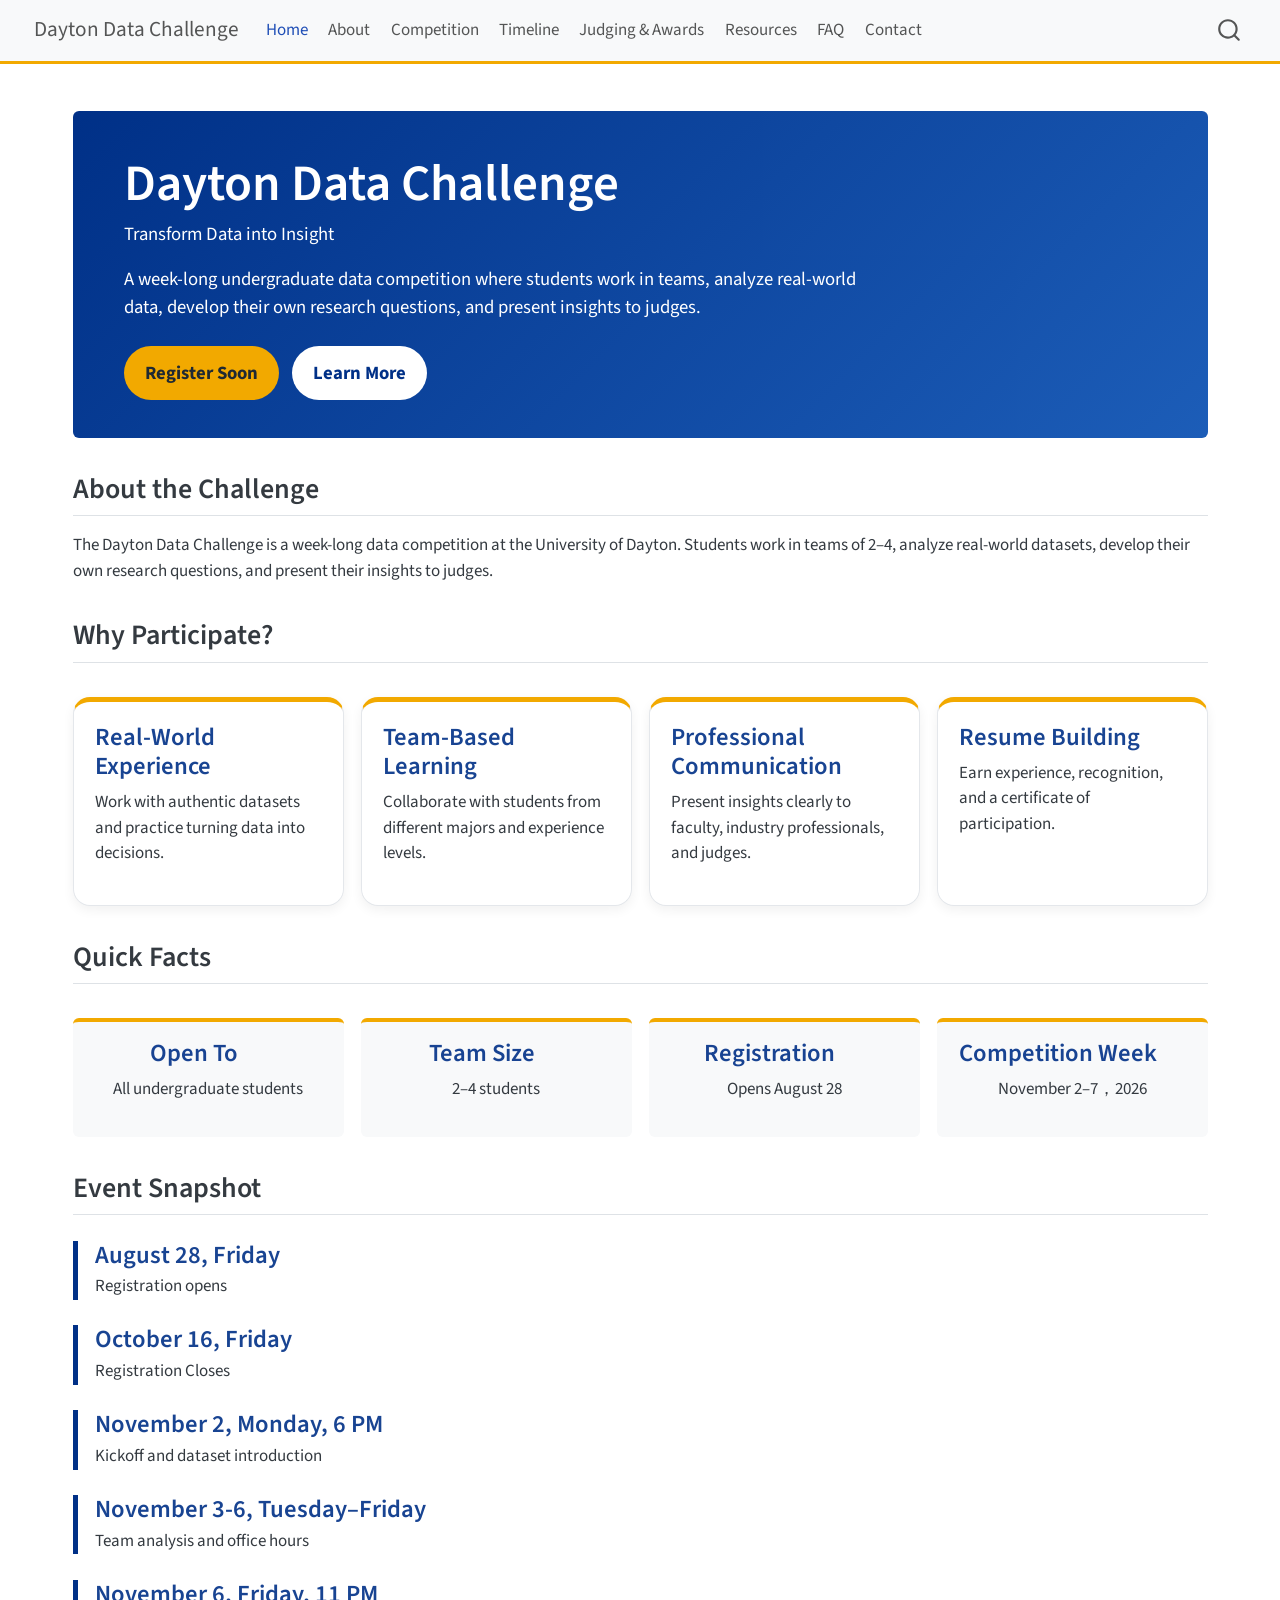
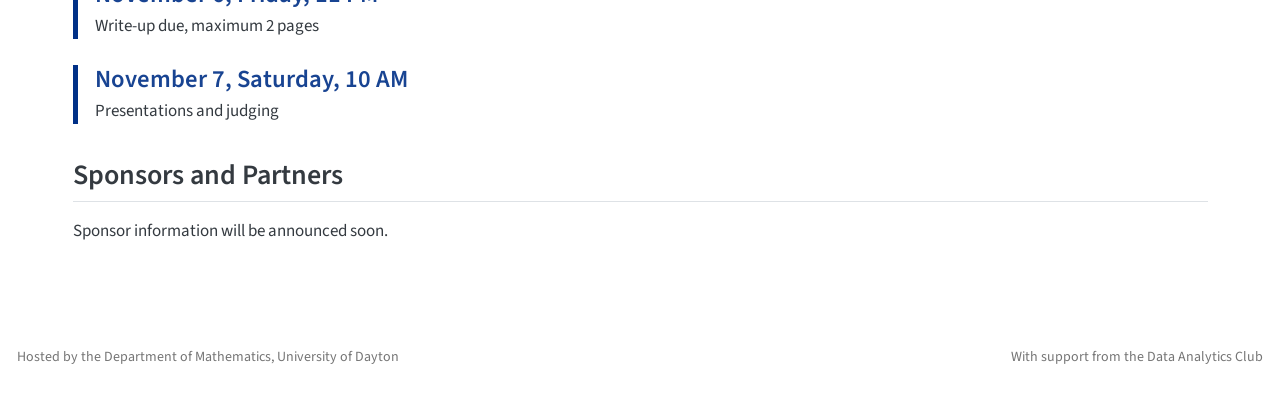
<file: docs/index.html>
<!DOCTYPE html>
<html xmlns="http://www.w3.org/1999/xhtml" lang="en" xml:lang="en"><head>

<meta charset="utf-8">
<meta name="generator" content="quarto-1.8.25">

<meta name="viewport" content="width=device-width, initial-scale=1.0, user-scalable=yes">


<title>Dayton Data Challenge</title>
<style>
code{white-space: pre-wrap;}
span.smallcaps{font-variant: small-caps;}
div.columns{display: flex; gap: min(4vw, 1.5em);}
div.column{flex: auto; overflow-x: auto;}
div.hanging-indent{margin-left: 1.5em; text-indent: -1.5em;}
ul.task-list{list-style: none;}
ul.task-list li input[type="checkbox"] {
  width: 0.8em;
  margin: 0 0.8em 0.2em -1em; /* quarto-specific, see https://github.com/quarto-dev/quarto-cli/issues/4556 */ 
  vertical-align: middle;
}
</style>


<script src="site_libs/quarto-nav/quarto-nav.js"></script>
<script src="site_libs/quarto-nav/headroom.min.js"></script>
<script src="site_libs/clipboard/clipboard.min.js"></script>
<script src="site_libs/quarto-search/autocomplete.umd.js"></script>
<script src="site_libs/quarto-search/fuse.min.js"></script>
<script src="site_libs/quarto-search/quarto-search.js"></script>
<meta name="quarto:offset" content="./">
<script src="site_libs/quarto-html/quarto.js" type="module"></script>
<script src="site_libs/quarto-html/tabsets/tabsets.js" type="module"></script>
<script src="site_libs/quarto-html/axe/axe-check.js" type="module"></script>
<script src="site_libs/quarto-html/popper.min.js"></script>
<script src="site_libs/quarto-html/tippy.umd.min.js"></script>
<script src="site_libs/quarto-html/anchor.min.js"></script>
<link href="site_libs/quarto-html/tippy.css" rel="stylesheet">
<link href="site_libs/quarto-html/quarto-syntax-highlighting-7b89279ff1a6dce999919e0e67d4d9ec.css" rel="stylesheet" id="quarto-text-highlighting-styles">
<script src="site_libs/bootstrap/bootstrap.min.js"></script>
<link href="site_libs/bootstrap/bootstrap-icons.css" rel="stylesheet">
<link href="site_libs/bootstrap/bootstrap-0e2ed5a012ede8e13c082ff6ed26c046.min.css" rel="stylesheet" append-hash="true" id="quarto-bootstrap" data-mode="light">
<script id="quarto-search-options" type="application/json">{
  "location": "navbar",
  "copy-button": false,
  "collapse-after": 3,
  "panel-placement": "end",
  "type": "overlay",
  "limit": 50,
  "keyboard-shortcut": [
    "f",
    "/",
    "s"
  ],
  "show-item-context": false,
  "language": {
    "search-no-results-text": "No results",
    "search-matching-documents-text": "matching documents",
    "search-copy-link-title": "Copy link to search",
    "search-hide-matches-text": "Hide additional matches",
    "search-more-match-text": "more match in this document",
    "search-more-matches-text": "more matches in this document",
    "search-clear-button-title": "Clear",
    "search-text-placeholder": "",
    "search-detached-cancel-button-title": "Cancel",
    "search-submit-button-title": "Submit",
    "search-label": "Search"
  }
}</script>


<link rel="stylesheet" href="styles.css">
</head>

<body class="nav-fixed quarto-light">

<div id="quarto-search-results"></div>
  <header id="quarto-header" class="headroom fixed-top">
    <nav class="navbar navbar-expand-lg " data-bs-theme="dark">
      <div class="navbar-container container-fluid">
      <div class="navbar-brand-container mx-auto">
    <a href="./index.html" class="navbar-brand navbar-brand-logo">
    </a>
    <a class="navbar-brand" href="./index.html">
    <span class="navbar-title">Dayton Data Challenge</span>
    </a>
  </div>
            <div id="quarto-search" class="" title="Search"></div>
          <button class="navbar-toggler" type="button" data-bs-toggle="collapse" data-bs-target="#navbarCollapse" aria-controls="navbarCollapse" role="menu" aria-expanded="false" aria-label="Toggle navigation" onclick="if (window.quartoToggleHeadroom) { window.quartoToggleHeadroom(); }">
  <span class="navbar-toggler-icon"></span>
</button>
          <div class="collapse navbar-collapse" id="navbarCollapse">
            <ul class="navbar-nav navbar-nav-scroll me-auto">
  <li class="nav-item">
    <a class="nav-link active" href="./index.html" aria-current="page"> 
<span class="menu-text">Home</span></a>
  </li>  
  <li class="nav-item">
    <a class="nav-link" href="./about.html"> 
<span class="menu-text">About</span></a>
  </li>  
  <li class="nav-item">
    <a class="nav-link" href="./competition.html"> 
<span class="menu-text">Competition</span></a>
  </li>  
  <li class="nav-item">
    <a class="nav-link" href="./timeline.html"> 
<span class="menu-text">Timeline</span></a>
  </li>  
  <li class="nav-item">
    <a class="nav-link" href="./judging-awards.html"> 
<span class="menu-text">Judging &amp; Awards</span></a>
  </li>  
  <li class="nav-item">
    <a class="nav-link" href="./resources.html"> 
<span class="menu-text">Resources</span></a>
  </li>  
  <li class="nav-item">
    <a class="nav-link" href="./faq.html"> 
<span class="menu-text">FAQ</span></a>
  </li>  
  <li class="nav-item">
    <a class="nav-link" href="./contact.html"> 
<span class="menu-text">Contact</span></a>
  </li>  
</ul>
          </div> <!-- /navcollapse -->
            <div class="quarto-navbar-tools">
</div>
      </div> <!-- /container-fluid -->
    </nav>
</header>
<!-- content -->
<div id="quarto-content" class="quarto-container page-columns page-rows-contents page-layout-full page-navbar">
<!-- sidebar -->
<!-- margin-sidebar -->
    
<!-- main -->
<main class="content column-page" id="quarto-document-content"><header id="title-block-header" class="quarto-title-block"></header>




<section id="dayton-data-challenge" class="level1 hero">
<h1>Dayton Data Challenge</h1>
<div class="subtitle">
<p>Transform Data into Insight</p>
</div>
<p>A week-long undergraduate data competition where students work in teams, analyze real-world data, develop their own research questions, and present insights to judges.</p>
<p><a href="#" class="btn-ddc btn-primary-ddc">Register Soon</a> <a href="./about.html" class="btn-ddc btn-secondary-ddc">Learn More</a></p>
</section>
<section id="about-the-challenge" class="level2">
<h2 class="anchored" data-anchor-id="about-the-challenge">About the Challenge</h2>
<p>The Dayton Data Challenge is a week-long data competition at the University of Dayton. Students work in teams of 2–4, analyze real-world datasets, develop their own research questions, and present their insights to judges.</p>
</section>
<section id="why-participate" class="level2">
<h2 class="anchored" data-anchor-id="why-participate">Why Participate?</h2>
<div class="card-grid">
<section id="real-world-experience" class="level3 info-card">
<h3 class="anchored" data-anchor-id="real-world-experience">Real-World Experience</h3>
<p>Work with authentic datasets and practice turning data into decisions.</p>
</section>
<section id="team-based-learning" class="level3 info-card">
<h3 class="anchored" data-anchor-id="team-based-learning">Team-Based Learning</h3>
<p>Collaborate with students from different majors and experience levels.</p>
</section>
<section id="professional-communication" class="level3 info-card">
<h3 class="anchored" data-anchor-id="professional-communication">Professional Communication</h3>
<p>Present insights clearly to faculty, industry professionals, and judges.</p>
</section>
<section id="resume-building" class="level3 info-card">
<h3 class="anchored" data-anchor-id="resume-building">Resume Building</h3>
<p>Earn experience, recognition, and a certificate of participation.</p>
</section>
</div>
</section>
<section id="quick-facts" class="level2">
<h2 class="anchored" data-anchor-id="quick-facts">Quick Facts</h2>
<div class="facts-grid">
<section id="open-to" class="level3 fact-card">
<h3 class="anchored" data-anchor-id="open-to">Open To</h3>
<p>All undergraduate students</p>
</section>
<section id="team-size" class="level3 fact-card">
<h3 class="anchored" data-anchor-id="team-size">Team Size</h3>
<p>2–4 students</p>
</section>
<section id="registration" class="level3 fact-card">
<h3 class="anchored" data-anchor-id="registration">Registration</h3>
<p>Opens August 28</p>
</section>
<section id="competition-week" class="level3 fact-card">
<h3 class="anchored" data-anchor-id="competition-week">Competition Week</h3>
<p>November 2–7，2026</p>
</section>
</div>
</section>
<section id="event-snapshot" class="level2">
<h2 class="anchored" data-anchor-id="event-snapshot">Event Snapshot</h2>
<section id="august-28-friday" class="level3 timeline-item">
<h3 class="anchored" data-anchor-id="august-28-friday">August 28, Friday</h3>
<p>Registration opens</p>
</section>
<section id="october-16-friday" class="level3 timeline-item">
<h3 class="anchored" data-anchor-id="october-16-friday">October 16, Friday</h3>
<p>Registration Closes</p>
</section>
<section id="november-2-monday-6-pm" class="level3 timeline-item">
<h3 class="anchored" data-anchor-id="november-2-monday-6-pm">November 2, Monday, 6 PM</h3>
<p>Kickoff and dataset introduction</p>
</section>
<section id="november-3-6-tuesdayfriday" class="level3 timeline-item">
<h3 class="anchored" data-anchor-id="november-3-6-tuesdayfriday">November 3-6, Tuesday–Friday</h3>
<p>Team analysis and office hours</p>
</section>
<section id="november-6-friday-11-pm" class="level3 timeline-item">
<h3 class="anchored" data-anchor-id="november-6-friday-11-pm">November 6, Friday, 11 PM</h3>
<p>Write-up due, maximum 2 pages</p>
</section>
<section id="november-7-saturday-10-am" class="level3 timeline-item">
<h3 class="anchored" data-anchor-id="november-7-saturday-10-am">November 7, Saturday, 10 AM</h3>
<p>Presentations and judging</p>
</section>
</section>
<section id="sponsors-and-partners" class="level2">
<h2 class="anchored" data-anchor-id="sponsors-and-partners">Sponsors and Partners</h2>
<p>Sponsor information will be announced soon.</p>


</section>

</main> <!-- /main -->
<script id="quarto-html-after-body" type="application/javascript">
  window.document.addEventListener("DOMContentLoaded", function (event) {
    const icon = "";
    const anchorJS = new window.AnchorJS();
    anchorJS.options = {
      placement: 'right',
      icon: icon
    };
    anchorJS.add('.anchored');
    const isCodeAnnotation = (el) => {
      for (const clz of el.classList) {
        if (clz.startsWith('code-annotation-')) {                     
          return true;
        }
      }
      return false;
    }
    const onCopySuccess = function(e) {
      // button target
      const button = e.trigger;
      // don't keep focus
      button.blur();
      // flash "checked"
      button.classList.add('code-copy-button-checked');
      var currentTitle = button.getAttribute("title");
      button.setAttribute("title", "Copied!");
      let tooltip;
      if (window.bootstrap) {
        button.setAttribute("data-bs-toggle", "tooltip");
        button.setAttribute("data-bs-placement", "left");
        button.setAttribute("data-bs-title", "Copied!");
        tooltip = new bootstrap.Tooltip(button, 
          { trigger: "manual", 
            customClass: "code-copy-button-tooltip",
            offset: [0, -8]});
        tooltip.show();    
      }
      setTimeout(function() {
        if (tooltip) {
          tooltip.hide();
          button.removeAttribute("data-bs-title");
          button.removeAttribute("data-bs-toggle");
          button.removeAttribute("data-bs-placement");
        }
        button.setAttribute("title", currentTitle);
        button.classList.remove('code-copy-button-checked');
      }, 1000);
      // clear code selection
      e.clearSelection();
    }
    const getTextToCopy = function(trigger) {
      const outerScaffold = trigger.parentElement.cloneNode(true);
      const codeEl = outerScaffold.querySelector('code');
      for (const childEl of codeEl.children) {
        if (isCodeAnnotation(childEl)) {
          childEl.remove();
        }
      }
      return codeEl.innerText;
    }
    const clipboard = new window.ClipboardJS('.code-copy-button:not([data-in-quarto-modal])', {
      text: getTextToCopy
    });
    clipboard.on('success', onCopySuccess);
    if (window.document.getElementById('quarto-embedded-source-code-modal')) {
      const clipboardModal = new window.ClipboardJS('.code-copy-button[data-in-quarto-modal]', {
        text: getTextToCopy,
        container: window.document.getElementById('quarto-embedded-source-code-modal')
      });
      clipboardModal.on('success', onCopySuccess);
    }
      var localhostRegex = new RegExp(/^(?:http|https):\/\/localhost\:?[0-9]*\//);
      var mailtoRegex = new RegExp(/^mailto:/);
        var filterRegex = new RegExp('/' + window.location.host + '/');
      var isInternal = (href) => {
          return filterRegex.test(href) || localhostRegex.test(href) || mailtoRegex.test(href);
      }
      // Inspect non-navigation links and adorn them if external
     var links = window.document.querySelectorAll('a[href]:not(.nav-link):not(.navbar-brand):not(.toc-action):not(.sidebar-link):not(.sidebar-item-toggle):not(.pagination-link):not(.no-external):not([aria-hidden]):not(.dropdown-item):not(.quarto-navigation-tool):not(.about-link)');
      for (var i=0; i<links.length; i++) {
        const link = links[i];
        if (!isInternal(link.href)) {
          // undo the damage that might have been done by quarto-nav.js in the case of
          // links that we want to consider external
          if (link.dataset.originalHref !== undefined) {
            link.href = link.dataset.originalHref;
          }
        }
      }
    function tippyHover(el, contentFn, onTriggerFn, onUntriggerFn) {
      const config = {
        allowHTML: true,
        maxWidth: 500,
        delay: 100,
        arrow: false,
        appendTo: function(el) {
            return el.parentElement;
        },
        interactive: true,
        interactiveBorder: 10,
        theme: 'quarto',
        placement: 'bottom-start',
      };
      if (contentFn) {
        config.content = contentFn;
      }
      if (onTriggerFn) {
        config.onTrigger = onTriggerFn;
      }
      if (onUntriggerFn) {
        config.onUntrigger = onUntriggerFn;
      }
      window.tippy(el, config); 
    }
    const noterefs = window.document.querySelectorAll('a[role="doc-noteref"]');
    for (var i=0; i<noterefs.length; i++) {
      const ref = noterefs[i];
      tippyHover(ref, function() {
        // use id or data attribute instead here
        let href = ref.getAttribute('data-footnote-href') || ref.getAttribute('href');
        try { href = new URL(href).hash; } catch {}
        const id = href.replace(/^#\/?/, "");
        const note = window.document.getElementById(id);
        if (note) {
          return note.innerHTML;
        } else {
          return "";
        }
      });
    }
    const xrefs = window.document.querySelectorAll('a.quarto-xref');
    const processXRef = (id, note) => {
      // Strip column container classes
      const stripColumnClz = (el) => {
        el.classList.remove("page-full", "page-columns");
        if (el.children) {
          for (const child of el.children) {
            stripColumnClz(child);
          }
        }
      }
      stripColumnClz(note)
      if (id === null || id.startsWith('sec-')) {
        // Special case sections, only their first couple elements
        const container = document.createElement("div");
        if (note.children && note.children.length > 2) {
          container.appendChild(note.children[0].cloneNode(true));
          for (let i = 1; i < note.children.length; i++) {
            const child = note.children[i];
            if (child.tagName === "P" && child.innerText === "") {
              continue;
            } else {
              container.appendChild(child.cloneNode(true));
              break;
            }
          }
          if (window.Quarto?.typesetMath) {
            window.Quarto.typesetMath(container);
          }
          return container.innerHTML
        } else {
          if (window.Quarto?.typesetMath) {
            window.Quarto.typesetMath(note);
          }
          return note.innerHTML;
        }
      } else {
        // Remove any anchor links if they are present
        const anchorLink = note.querySelector('a.anchorjs-link');
        if (anchorLink) {
          anchorLink.remove();
        }
        if (window.Quarto?.typesetMath) {
          window.Quarto.typesetMath(note);
        }
        if (note.classList.contains("callout")) {
          return note.outerHTML;
        } else {
          return note.innerHTML;
        }
      }
    }
    for (var i=0; i<xrefs.length; i++) {
      const xref = xrefs[i];
      tippyHover(xref, undefined, function(instance) {
        instance.disable();
        let url = xref.getAttribute('href');
        let hash = undefined; 
        if (url.startsWith('#')) {
          hash = url;
        } else {
          try { hash = new URL(url).hash; } catch {}
        }
        if (hash) {
          const id = hash.replace(/^#\/?/, "");
          const note = window.document.getElementById(id);
          if (note !== null) {
            try {
              const html = processXRef(id, note.cloneNode(true));
              instance.setContent(html);
            } finally {
              instance.enable();
              instance.show();
            }
          } else {
            // See if we can fetch this
            fetch(url.split('#')[0])
            .then(res => res.text())
            .then(html => {
              const parser = new DOMParser();
              const htmlDoc = parser.parseFromString(html, "text/html");
              const note = htmlDoc.getElementById(id);
              if (note !== null) {
                const html = processXRef(id, note);
                instance.setContent(html);
              } 
            }).finally(() => {
              instance.enable();
              instance.show();
            });
          }
        } else {
          // See if we can fetch a full url (with no hash to target)
          // This is a special case and we should probably do some content thinning / targeting
          fetch(url)
          .then(res => res.text())
          .then(html => {
            const parser = new DOMParser();
            const htmlDoc = parser.parseFromString(html, "text/html");
            const note = htmlDoc.querySelector('main.content');
            if (note !== null) {
              // This should only happen for chapter cross references
              // (since there is no id in the URL)
              // remove the first header
              if (note.children.length > 0 && note.children[0].tagName === "HEADER") {
                note.children[0].remove();
              }
              const html = processXRef(null, note);
              instance.setContent(html);
            } 
          }).finally(() => {
            instance.enable();
            instance.show();
          });
        }
      }, function(instance) {
      });
    }
        let selectedAnnoteEl;
        const selectorForAnnotation = ( cell, annotation) => {
          let cellAttr = 'data-code-cell="' + cell + '"';
          let lineAttr = 'data-code-annotation="' +  annotation + '"';
          const selector = 'span[' + cellAttr + '][' + lineAttr + ']';
          return selector;
        }
        const selectCodeLines = (annoteEl) => {
          const doc = window.document;
          const targetCell = annoteEl.getAttribute("data-target-cell");
          const targetAnnotation = annoteEl.getAttribute("data-target-annotation");
          const annoteSpan = window.document.querySelector(selectorForAnnotation(targetCell, targetAnnotation));
          const lines = annoteSpan.getAttribute("data-code-lines").split(",");
          const lineIds = lines.map((line) => {
            return targetCell + "-" + line;
          })
          let top = null;
          let height = null;
          let parent = null;
          if (lineIds.length > 0) {
              //compute the position of the single el (top and bottom and make a div)
              const el = window.document.getElementById(lineIds[0]);
              top = el.offsetTop;
              height = el.offsetHeight;
              parent = el.parentElement.parentElement;
            if (lineIds.length > 1) {
              const lastEl = window.document.getElementById(lineIds[lineIds.length - 1]);
              const bottom = lastEl.offsetTop + lastEl.offsetHeight;
              height = bottom - top;
            }
            if (top !== null && height !== null && parent !== null) {
              // cook up a div (if necessary) and position it 
              let div = window.document.getElementById("code-annotation-line-highlight");
              if (div === null) {
                div = window.document.createElement("div");
                div.setAttribute("id", "code-annotation-line-highlight");
                div.style.position = 'absolute';
                parent.appendChild(div);
              }
              div.style.top = top - 2 + "px";
              div.style.height = height + 4 + "px";
              div.style.left = 0;
              let gutterDiv = window.document.getElementById("code-annotation-line-highlight-gutter");
              if (gutterDiv === null) {
                gutterDiv = window.document.createElement("div");
                gutterDiv.setAttribute("id", "code-annotation-line-highlight-gutter");
                gutterDiv.style.position = 'absolute';
                const codeCell = window.document.getElementById(targetCell);
                const gutter = codeCell.querySelector('.code-annotation-gutter');
                gutter.appendChild(gutterDiv);
              }
              gutterDiv.style.top = top - 2 + "px";
              gutterDiv.style.height = height + 4 + "px";
            }
            selectedAnnoteEl = annoteEl;
          }
        };
        const unselectCodeLines = () => {
          const elementsIds = ["code-annotation-line-highlight", "code-annotation-line-highlight-gutter"];
          elementsIds.forEach((elId) => {
            const div = window.document.getElementById(elId);
            if (div) {
              div.remove();
            }
          });
          selectedAnnoteEl = undefined;
        };
          // Handle positioning of the toggle
      window.addEventListener(
        "resize",
        throttle(() => {
          elRect = undefined;
          if (selectedAnnoteEl) {
            selectCodeLines(selectedAnnoteEl);
          }
        }, 10)
      );
      function throttle(fn, ms) {
      let throttle = false;
      let timer;
        return (...args) => {
          if(!throttle) { // first call gets through
              fn.apply(this, args);
              throttle = true;
          } else { // all the others get throttled
              if(timer) clearTimeout(timer); // cancel #2
              timer = setTimeout(() => {
                fn.apply(this, args);
                timer = throttle = false;
              }, ms);
          }
        };
      }
        // Attach click handler to the DT
        const annoteDls = window.document.querySelectorAll('dt[data-target-cell]');
        for (const annoteDlNode of annoteDls) {
          annoteDlNode.addEventListener('click', (event) => {
            const clickedEl = event.target;
            if (clickedEl !== selectedAnnoteEl) {
              unselectCodeLines();
              const activeEl = window.document.querySelector('dt[data-target-cell].code-annotation-active');
              if (activeEl) {
                activeEl.classList.remove('code-annotation-active');
              }
              selectCodeLines(clickedEl);
              clickedEl.classList.add('code-annotation-active');
            } else {
              // Unselect the line
              unselectCodeLines();
              clickedEl.classList.remove('code-annotation-active');
            }
          });
        }
    const findCites = (el) => {
      const parentEl = el.parentElement;
      if (parentEl) {
        const cites = parentEl.dataset.cites;
        if (cites) {
          return {
            el,
            cites: cites.split(' ')
          };
        } else {
          return findCites(el.parentElement)
        }
      } else {
        return undefined;
      }
    };
    var bibliorefs = window.document.querySelectorAll('a[role="doc-biblioref"]');
    for (var i=0; i<bibliorefs.length; i++) {
      const ref = bibliorefs[i];
      const citeInfo = findCites(ref);
      if (citeInfo) {
        tippyHover(citeInfo.el, function() {
          var popup = window.document.createElement('div');
          citeInfo.cites.forEach(function(cite) {
            var citeDiv = window.document.createElement('div');
            citeDiv.classList.add('hanging-indent');
            citeDiv.classList.add('csl-entry');
            var biblioDiv = window.document.getElementById('ref-' + cite);
            if (biblioDiv) {
              citeDiv.innerHTML = biblioDiv.innerHTML;
            }
            popup.appendChild(citeDiv);
          });
          return popup.innerHTML;
        });
      }
    }
  });
  </script>
</div> <!-- /content -->
<footer class="footer">
  <div class="nav-footer">
    <div class="nav-footer-left">
<p>Hosted by the Department of Mathematics, University of Dayton</p>
</div>   
    <div class="nav-footer-center">
      &nbsp;
    </div>
    <div class="nav-footer-right">
<p>With support from the Data Analytics Club</p>
</div>
  </div>
</footer>




</body></html>
</file>
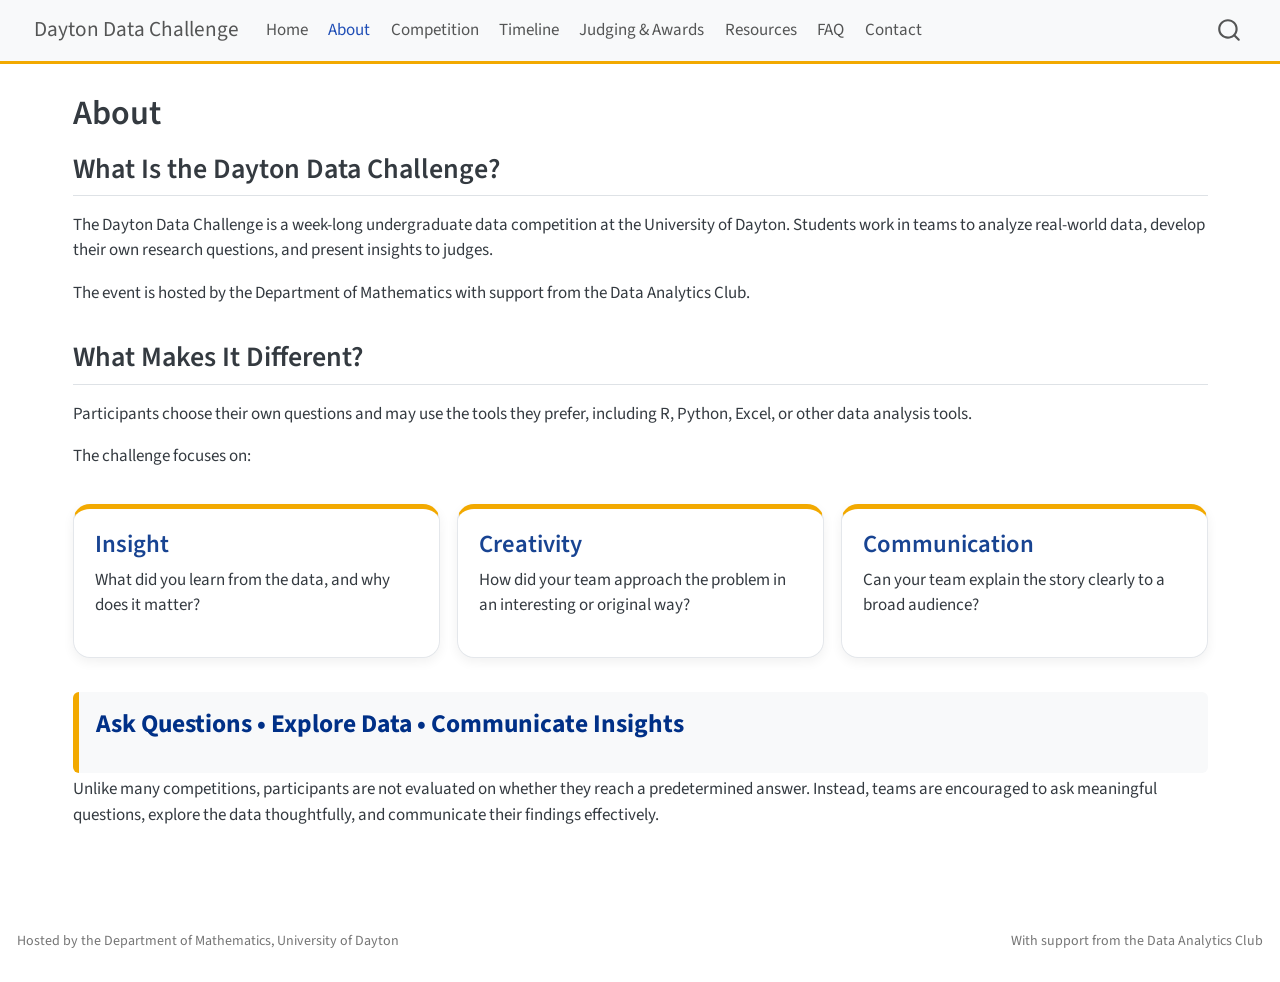
<file: docs/about.html>
<!DOCTYPE html>
<html xmlns="http://www.w3.org/1999/xhtml" lang="en" xml:lang="en"><head>

<meta charset="utf-8">
<meta name="generator" content="quarto-1.8.25">

<meta name="viewport" content="width=device-width, initial-scale=1.0, user-scalable=yes">


<title>About – Dayton Data Challenge</title>
<style>
code{white-space: pre-wrap;}
span.smallcaps{font-variant: small-caps;}
div.columns{display: flex; gap: min(4vw, 1.5em);}
div.column{flex: auto; overflow-x: auto;}
div.hanging-indent{margin-left: 1.5em; text-indent: -1.5em;}
ul.task-list{list-style: none;}
ul.task-list li input[type="checkbox"] {
  width: 0.8em;
  margin: 0 0.8em 0.2em -1em; /* quarto-specific, see https://github.com/quarto-dev/quarto-cli/issues/4556 */ 
  vertical-align: middle;
}
</style>


<script src="site_libs/quarto-nav/quarto-nav.js"></script>
<script src="site_libs/quarto-nav/headroom.min.js"></script>
<script src="site_libs/clipboard/clipboard.min.js"></script>
<script src="site_libs/quarto-search/autocomplete.umd.js"></script>
<script src="site_libs/quarto-search/fuse.min.js"></script>
<script src="site_libs/quarto-search/quarto-search.js"></script>
<meta name="quarto:offset" content="./">
<script src="site_libs/quarto-html/quarto.js" type="module"></script>
<script src="site_libs/quarto-html/tabsets/tabsets.js" type="module"></script>
<script src="site_libs/quarto-html/axe/axe-check.js" type="module"></script>
<script src="site_libs/quarto-html/popper.min.js"></script>
<script src="site_libs/quarto-html/tippy.umd.min.js"></script>
<script src="site_libs/quarto-html/anchor.min.js"></script>
<link href="site_libs/quarto-html/tippy.css" rel="stylesheet">
<link href="site_libs/quarto-html/quarto-syntax-highlighting-7b89279ff1a6dce999919e0e67d4d9ec.css" rel="stylesheet" id="quarto-text-highlighting-styles">
<script src="site_libs/bootstrap/bootstrap.min.js"></script>
<link href="site_libs/bootstrap/bootstrap-icons.css" rel="stylesheet">
<link href="site_libs/bootstrap/bootstrap-e31584831b205ffbb2d98406f31c2a5b.min.css" rel="stylesheet" append-hash="true" id="quarto-bootstrap" data-mode="light">
<script id="quarto-search-options" type="application/json">{
  "location": "navbar",
  "copy-button": false,
  "collapse-after": 3,
  "panel-placement": "end",
  "type": "overlay",
  "limit": 50,
  "keyboard-shortcut": [
    "f",
    "/",
    "s"
  ],
  "show-item-context": false,
  "language": {
    "search-no-results-text": "No results",
    "search-matching-documents-text": "matching documents",
    "search-copy-link-title": "Copy link to search",
    "search-hide-matches-text": "Hide additional matches",
    "search-more-match-text": "more match in this document",
    "search-more-matches-text": "more matches in this document",
    "search-clear-button-title": "Clear",
    "search-text-placeholder": "",
    "search-detached-cancel-button-title": "Cancel",
    "search-submit-button-title": "Submit",
    "search-label": "Search"
  }
}</script>


<link rel="stylesheet" href="styles.css">
</head>

<body class="nav-fixed quarto-light">

<div id="quarto-search-results"></div>
  <header id="quarto-header" class="headroom fixed-top">
    <nav class="navbar navbar-expand-lg " data-bs-theme="dark">
      <div class="navbar-container container-fluid">
      <div class="navbar-brand-container mx-auto">
    <a href="./index.html" class="navbar-brand navbar-brand-logo">
    </a>
    <a class="navbar-brand" href="./index.html">
    <span class="navbar-title">Dayton Data Challenge</span>
    </a>
  </div>
            <div id="quarto-search" class="" title="Search"></div>
          <button class="navbar-toggler" type="button" data-bs-toggle="collapse" data-bs-target="#navbarCollapse" aria-controls="navbarCollapse" role="menu" aria-expanded="false" aria-label="Toggle navigation" onclick="if (window.quartoToggleHeadroom) { window.quartoToggleHeadroom(); }">
  <span class="navbar-toggler-icon"></span>
</button>
          <div class="collapse navbar-collapse" id="navbarCollapse">
            <ul class="navbar-nav navbar-nav-scroll me-auto">
  <li class="nav-item">
    <a class="nav-link" href="./index.html"> 
<span class="menu-text">Home</span></a>
  </li>  
  <li class="nav-item">
    <a class="nav-link active" href="./about.html" aria-current="page"> 
<span class="menu-text">About</span></a>
  </li>  
  <li class="nav-item">
    <a class="nav-link" href="./competition.html"> 
<span class="menu-text">Competition</span></a>
  </li>  
  <li class="nav-item">
    <a class="nav-link" href="./timeline.html"> 
<span class="menu-text">Timeline</span></a>
  </li>  
  <li class="nav-item">
    <a class="nav-link" href="./judging-awards.html"> 
<span class="menu-text">Judging &amp; Awards</span></a>
  </li>  
  <li class="nav-item">
    <a class="nav-link" href="./resources.html"> 
<span class="menu-text">Resources</span></a>
  </li>  
  <li class="nav-item">
    <a class="nav-link" href="./faq.html"> 
<span class="menu-text">FAQ</span></a>
  </li>  
  <li class="nav-item">
    <a class="nav-link" href="./contact.html"> 
<span class="menu-text">Contact</span></a>
  </li>  
</ul>
          </div> <!-- /navcollapse -->
            <div class="quarto-navbar-tools">
</div>
      </div> <!-- /container-fluid -->
    </nav>
</header>
<!-- content -->
<div id="quarto-content" class="quarto-container page-columns page-rows-contents page-layout-full page-navbar">
<!-- sidebar -->
<!-- margin-sidebar -->
    
<!-- main -->
<main class="content column-page" id="quarto-document-content">

<header id="title-block-header" class="quarto-title-block default">
<div class="quarto-title">
<h1 class="title">About</h1>
</div>



<div class="quarto-title-meta column-page">

    
  
    
  </div>
  


</header>


<section id="what-is-the-dayton-data-challenge" class="level2">
<h2 class="anchored" data-anchor-id="what-is-the-dayton-data-challenge">What Is the Dayton Data Challenge?</h2>
<p>The Dayton Data Challenge is a week-long undergraduate data competition at the University of Dayton. Students work in teams to analyze real-world data, develop their own research questions, and present insights to judges.</p>
<p>The event is hosted by the Department of Mathematics with support from the Data Analytics Club.</p>
</section>
<section id="what-makes-it-different" class="level2">
<h2 class="anchored" data-anchor-id="what-makes-it-different">What Makes It Different?</h2>
<p>Participants choose their own questions and may use the tools they prefer, including R, Python, Excel, or other data analysis tools.</p>
<p>The challenge focuses on:</p>
<div class="card-grid">
<section id="insight" class="level3 info-card">
<h3 class="anchored" data-anchor-id="insight">Insight</h3>
<p>What did you learn from the data, and why does it matter?</p>
</section>
<section id="creativity" class="level3 info-card">
<h3 class="anchored" data-anchor-id="creativity">Creativity</h3>
<p>How did your team approach the problem in an interesting or original way?</p>
</section>
<section id="communication" class="level3 info-card">
<h3 class="anchored" data-anchor-id="communication">Communication</h3>
<p>Can your team explain the story clearly to a broad audience?</p>
</section>
</div>
<div class="story-motto">
<p>Ask Questions • Explore Data • Communicate Insights</p>
</div>
<p>Unlike many competitions, participants are not evaluated on whether they reach a predetermined answer. Instead, teams are encouraged to ask meaningful questions, explore the data thoughtfully, and communicate their findings effectively.</p>


</section>

</main> <!-- /main -->
<script id="quarto-html-after-body" type="application/javascript">
  window.document.addEventListener("DOMContentLoaded", function (event) {
    const icon = "";
    const anchorJS = new window.AnchorJS();
    anchorJS.options = {
      placement: 'right',
      icon: icon
    };
    anchorJS.add('.anchored');
    const isCodeAnnotation = (el) => {
      for (const clz of el.classList) {
        if (clz.startsWith('code-annotation-')) {                     
          return true;
        }
      }
      return false;
    }
    const onCopySuccess = function(e) {
      // button target
      const button = e.trigger;
      // don't keep focus
      button.blur();
      // flash "checked"
      button.classList.add('code-copy-button-checked');
      var currentTitle = button.getAttribute("title");
      button.setAttribute("title", "Copied!");
      let tooltip;
      if (window.bootstrap) {
        button.setAttribute("data-bs-toggle", "tooltip");
        button.setAttribute("data-bs-placement", "left");
        button.setAttribute("data-bs-title", "Copied!");
        tooltip = new bootstrap.Tooltip(button, 
          { trigger: "manual", 
            customClass: "code-copy-button-tooltip",
            offset: [0, -8]});
        tooltip.show();    
      }
      setTimeout(function() {
        if (tooltip) {
          tooltip.hide();
          button.removeAttribute("data-bs-title");
          button.removeAttribute("data-bs-toggle");
          button.removeAttribute("data-bs-placement");
        }
        button.setAttribute("title", currentTitle);
        button.classList.remove('code-copy-button-checked');
      }, 1000);
      // clear code selection
      e.clearSelection();
    }
    const getTextToCopy = function(trigger) {
      const outerScaffold = trigger.parentElement.cloneNode(true);
      const codeEl = outerScaffold.querySelector('code');
      for (const childEl of codeEl.children) {
        if (isCodeAnnotation(childEl)) {
          childEl.remove();
        }
      }
      return codeEl.innerText;
    }
    const clipboard = new window.ClipboardJS('.code-copy-button:not([data-in-quarto-modal])', {
      text: getTextToCopy
    });
    clipboard.on('success', onCopySuccess);
    if (window.document.getElementById('quarto-embedded-source-code-modal')) {
      const clipboardModal = new window.ClipboardJS('.code-copy-button[data-in-quarto-modal]', {
        text: getTextToCopy,
        container: window.document.getElementById('quarto-embedded-source-code-modal')
      });
      clipboardModal.on('success', onCopySuccess);
    }
      var localhostRegex = new RegExp(/^(?:http|https):\/\/localhost\:?[0-9]*\//);
      var mailtoRegex = new RegExp(/^mailto:/);
        var filterRegex = new RegExp('/' + window.location.host + '/');
      var isInternal = (href) => {
          return filterRegex.test(href) || localhostRegex.test(href) || mailtoRegex.test(href);
      }
      // Inspect non-navigation links and adorn them if external
     var links = window.document.querySelectorAll('a[href]:not(.nav-link):not(.navbar-brand):not(.toc-action):not(.sidebar-link):not(.sidebar-item-toggle):not(.pagination-link):not(.no-external):not([aria-hidden]):not(.dropdown-item):not(.quarto-navigation-tool):not(.about-link)');
      for (var i=0; i<links.length; i++) {
        const link = links[i];
        if (!isInternal(link.href)) {
          // undo the damage that might have been done by quarto-nav.js in the case of
          // links that we want to consider external
          if (link.dataset.originalHref !== undefined) {
            link.href = link.dataset.originalHref;
          }
        }
      }
    function tippyHover(el, contentFn, onTriggerFn, onUntriggerFn) {
      const config = {
        allowHTML: true,
        maxWidth: 500,
        delay: 100,
        arrow: false,
        appendTo: function(el) {
            return el.parentElement;
        },
        interactive: true,
        interactiveBorder: 10,
        theme: 'quarto',
        placement: 'bottom-start',
      };
      if (contentFn) {
        config.content = contentFn;
      }
      if (onTriggerFn) {
        config.onTrigger = onTriggerFn;
      }
      if (onUntriggerFn) {
        config.onUntrigger = onUntriggerFn;
      }
      window.tippy(el, config); 
    }
    const noterefs = window.document.querySelectorAll('a[role="doc-noteref"]');
    for (var i=0; i<noterefs.length; i++) {
      const ref = noterefs[i];
      tippyHover(ref, function() {
        // use id or data attribute instead here
        let href = ref.getAttribute('data-footnote-href') || ref.getAttribute('href');
        try { href = new URL(href).hash; } catch {}
        const id = href.replace(/^#\/?/, "");
        const note = window.document.getElementById(id);
        if (note) {
          return note.innerHTML;
        } else {
          return "";
        }
      });
    }
    const xrefs = window.document.querySelectorAll('a.quarto-xref');
    const processXRef = (id, note) => {
      // Strip column container classes
      const stripColumnClz = (el) => {
        el.classList.remove("page-full", "page-columns");
        if (el.children) {
          for (const child of el.children) {
            stripColumnClz(child);
          }
        }
      }
      stripColumnClz(note)
      if (id === null || id.startsWith('sec-')) {
        // Special case sections, only their first couple elements
        const container = document.createElement("div");
        if (note.children && note.children.length > 2) {
          container.appendChild(note.children[0].cloneNode(true));
          for (let i = 1; i < note.children.length; i++) {
            const child = note.children[i];
            if (child.tagName === "P" && child.innerText === "") {
              continue;
            } else {
              container.appendChild(child.cloneNode(true));
              break;
            }
          }
          if (window.Quarto?.typesetMath) {
            window.Quarto.typesetMath(container);
          }
          return container.innerHTML
        } else {
          if (window.Quarto?.typesetMath) {
            window.Quarto.typesetMath(note);
          }
          return note.innerHTML;
        }
      } else {
        // Remove any anchor links if they are present
        const anchorLink = note.querySelector('a.anchorjs-link');
        if (anchorLink) {
          anchorLink.remove();
        }
        if (window.Quarto?.typesetMath) {
          window.Quarto.typesetMath(note);
        }
        if (note.classList.contains("callout")) {
          return note.outerHTML;
        } else {
          return note.innerHTML;
        }
      }
    }
    for (var i=0; i<xrefs.length; i++) {
      const xref = xrefs[i];
      tippyHover(xref, undefined, function(instance) {
        instance.disable();
        let url = xref.getAttribute('href');
        let hash = undefined; 
        if (url.startsWith('#')) {
          hash = url;
        } else {
          try { hash = new URL(url).hash; } catch {}
        }
        if (hash) {
          const id = hash.replace(/^#\/?/, "");
          const note = window.document.getElementById(id);
          if (note !== null) {
            try {
              const html = processXRef(id, note.cloneNode(true));
              instance.setContent(html);
            } finally {
              instance.enable();
              instance.show();
            }
          } else {
            // See if we can fetch this
            fetch(url.split('#')[0])
            .then(res => res.text())
            .then(html => {
              const parser = new DOMParser();
              const htmlDoc = parser.parseFromString(html, "text/html");
              const note = htmlDoc.getElementById(id);
              if (note !== null) {
                const html = processXRef(id, note);
                instance.setContent(html);
              } 
            }).finally(() => {
              instance.enable();
              instance.show();
            });
          }
        } else {
          // See if we can fetch a full url (with no hash to target)
          // This is a special case and we should probably do some content thinning / targeting
          fetch(url)
          .then(res => res.text())
          .then(html => {
            const parser = new DOMParser();
            const htmlDoc = parser.parseFromString(html, "text/html");
            const note = htmlDoc.querySelector('main.content');
            if (note !== null) {
              // This should only happen for chapter cross references
              // (since there is no id in the URL)
              // remove the first header
              if (note.children.length > 0 && note.children[0].tagName === "HEADER") {
                note.children[0].remove();
              }
              const html = processXRef(null, note);
              instance.setContent(html);
            } 
          }).finally(() => {
            instance.enable();
            instance.show();
          });
        }
      }, function(instance) {
      });
    }
        let selectedAnnoteEl;
        const selectorForAnnotation = ( cell, annotation) => {
          let cellAttr = 'data-code-cell="' + cell + '"';
          let lineAttr = 'data-code-annotation="' +  annotation + '"';
          const selector = 'span[' + cellAttr + '][' + lineAttr + ']';
          return selector;
        }
        const selectCodeLines = (annoteEl) => {
          const doc = window.document;
          const targetCell = annoteEl.getAttribute("data-target-cell");
          const targetAnnotation = annoteEl.getAttribute("data-target-annotation");
          const annoteSpan = window.document.querySelector(selectorForAnnotation(targetCell, targetAnnotation));
          const lines = annoteSpan.getAttribute("data-code-lines").split(",");
          const lineIds = lines.map((line) => {
            return targetCell + "-" + line;
          })
          let top = null;
          let height = null;
          let parent = null;
          if (lineIds.length > 0) {
              //compute the position of the single el (top and bottom and make a div)
              const el = window.document.getElementById(lineIds[0]);
              top = el.offsetTop;
              height = el.offsetHeight;
              parent = el.parentElement.parentElement;
            if (lineIds.length > 1) {
              const lastEl = window.document.getElementById(lineIds[lineIds.length - 1]);
              const bottom = lastEl.offsetTop + lastEl.offsetHeight;
              height = bottom - top;
            }
            if (top !== null && height !== null && parent !== null) {
              // cook up a div (if necessary) and position it 
              let div = window.document.getElementById("code-annotation-line-highlight");
              if (div === null) {
                div = window.document.createElement("div");
                div.setAttribute("id", "code-annotation-line-highlight");
                div.style.position = 'absolute';
                parent.appendChild(div);
              }
              div.style.top = top - 2 + "px";
              div.style.height = height + 4 + "px";
              div.style.left = 0;
              let gutterDiv = window.document.getElementById("code-annotation-line-highlight-gutter");
              if (gutterDiv === null) {
                gutterDiv = window.document.createElement("div");
                gutterDiv.setAttribute("id", "code-annotation-line-highlight-gutter");
                gutterDiv.style.position = 'absolute';
                const codeCell = window.document.getElementById(targetCell);
                const gutter = codeCell.querySelector('.code-annotation-gutter');
                gutter.appendChild(gutterDiv);
              }
              gutterDiv.style.top = top - 2 + "px";
              gutterDiv.style.height = height + 4 + "px";
            }
            selectedAnnoteEl = annoteEl;
          }
        };
        const unselectCodeLines = () => {
          const elementsIds = ["code-annotation-line-highlight", "code-annotation-line-highlight-gutter"];
          elementsIds.forEach((elId) => {
            const div = window.document.getElementById(elId);
            if (div) {
              div.remove();
            }
          });
          selectedAnnoteEl = undefined;
        };
          // Handle positioning of the toggle
      window.addEventListener(
        "resize",
        throttle(() => {
          elRect = undefined;
          if (selectedAnnoteEl) {
            selectCodeLines(selectedAnnoteEl);
          }
        }, 10)
      );
      function throttle(fn, ms) {
      let throttle = false;
      let timer;
        return (...args) => {
          if(!throttle) { // first call gets through
              fn.apply(this, args);
              throttle = true;
          } else { // all the others get throttled
              if(timer) clearTimeout(timer); // cancel #2
              timer = setTimeout(() => {
                fn.apply(this, args);
                timer = throttle = false;
              }, ms);
          }
        };
      }
        // Attach click handler to the DT
        const annoteDls = window.document.querySelectorAll('dt[data-target-cell]');
        for (const annoteDlNode of annoteDls) {
          annoteDlNode.addEventListener('click', (event) => {
            const clickedEl = event.target;
            if (clickedEl !== selectedAnnoteEl) {
              unselectCodeLines();
              const activeEl = window.document.querySelector('dt[data-target-cell].code-annotation-active');
              if (activeEl) {
                activeEl.classList.remove('code-annotation-active');
              }
              selectCodeLines(clickedEl);
              clickedEl.classList.add('code-annotation-active');
            } else {
              // Unselect the line
              unselectCodeLines();
              clickedEl.classList.remove('code-annotation-active');
            }
          });
        }
    const findCites = (el) => {
      const parentEl = el.parentElement;
      if (parentEl) {
        const cites = parentEl.dataset.cites;
        if (cites) {
          return {
            el,
            cites: cites.split(' ')
          };
        } else {
          return findCites(el.parentElement)
        }
      } else {
        return undefined;
      }
    };
    var bibliorefs = window.document.querySelectorAll('a[role="doc-biblioref"]');
    for (var i=0; i<bibliorefs.length; i++) {
      const ref = bibliorefs[i];
      const citeInfo = findCites(ref);
      if (citeInfo) {
        tippyHover(citeInfo.el, function() {
          var popup = window.document.createElement('div');
          citeInfo.cites.forEach(function(cite) {
            var citeDiv = window.document.createElement('div');
            citeDiv.classList.add('hanging-indent');
            citeDiv.classList.add('csl-entry');
            var biblioDiv = window.document.getElementById('ref-' + cite);
            if (biblioDiv) {
              citeDiv.innerHTML = biblioDiv.innerHTML;
            }
            popup.appendChild(citeDiv);
          });
          return popup.innerHTML;
        });
      }
    }
  });
  </script>
</div> <!-- /content -->
<footer class="footer">
  <div class="nav-footer">
    <div class="nav-footer-left">
<p>Hosted by the Department of Mathematics, University of Dayton</p>
</div>   
    <div class="nav-footer-center">
      &nbsp;
    </div>
    <div class="nav-footer-right">
<p>With support from the Data Analytics Club</p>
</div>
  </div>
</footer>




</body></html>
</file>
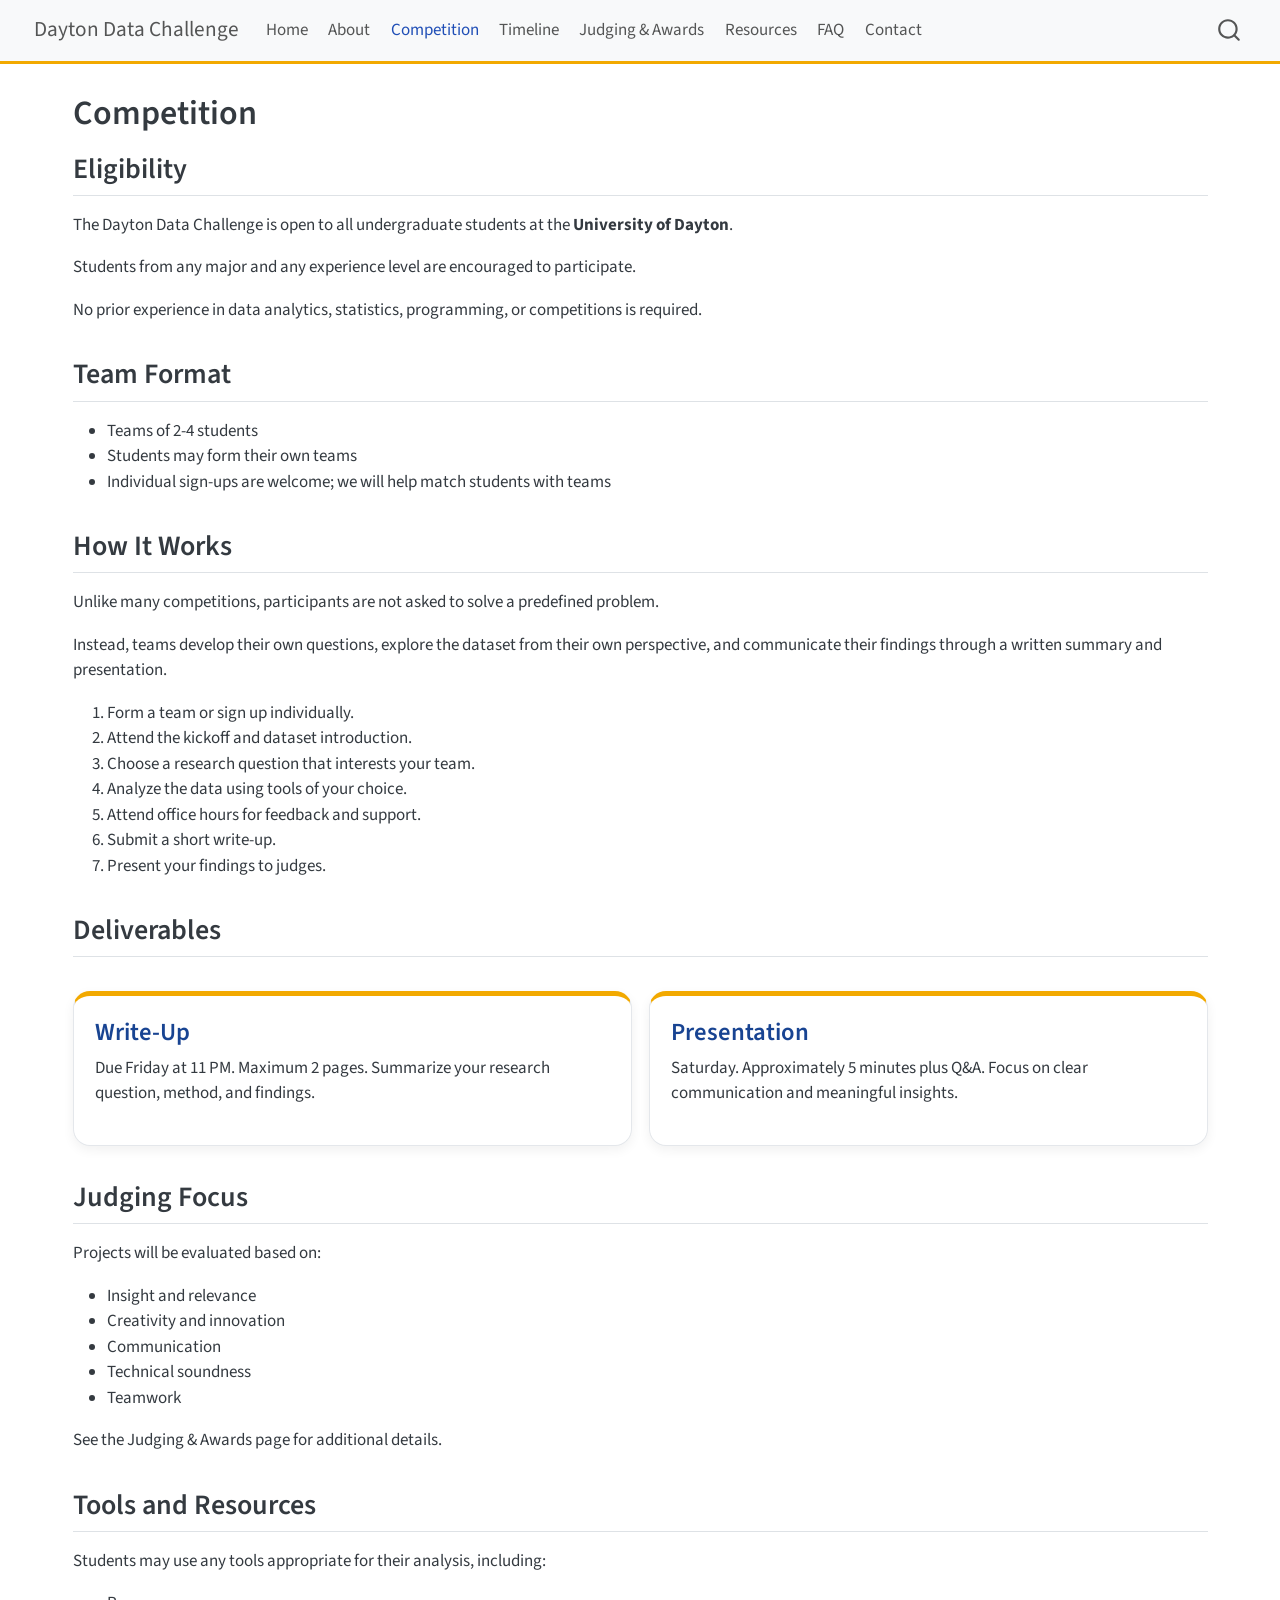
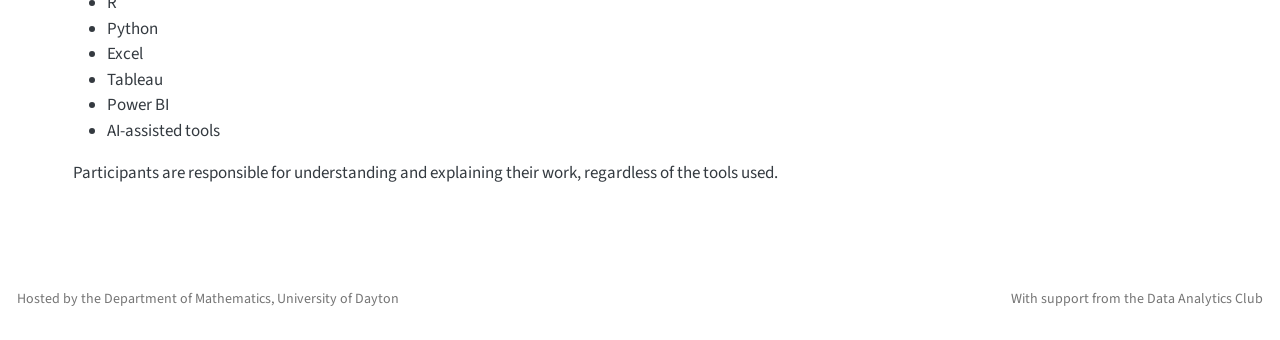
<file: docs/competition.html>
<!DOCTYPE html>
<html xmlns="http://www.w3.org/1999/xhtml" lang="en" xml:lang="en"><head>

<meta charset="utf-8">
<meta name="generator" content="quarto-1.8.25">

<meta name="viewport" content="width=device-width, initial-scale=1.0, user-scalable=yes">


<title>Competition – Dayton Data Challenge</title>
<style>
code{white-space: pre-wrap;}
span.smallcaps{font-variant: small-caps;}
div.columns{display: flex; gap: min(4vw, 1.5em);}
div.column{flex: auto; overflow-x: auto;}
div.hanging-indent{margin-left: 1.5em; text-indent: -1.5em;}
ul.task-list{list-style: none;}
ul.task-list li input[type="checkbox"] {
  width: 0.8em;
  margin: 0 0.8em 0.2em -1em; /* quarto-specific, see https://github.com/quarto-dev/quarto-cli/issues/4556 */ 
  vertical-align: middle;
}
</style>


<script src="site_libs/quarto-nav/quarto-nav.js"></script>
<script src="site_libs/quarto-nav/headroom.min.js"></script>
<script src="site_libs/clipboard/clipboard.min.js"></script>
<script src="site_libs/quarto-search/autocomplete.umd.js"></script>
<script src="site_libs/quarto-search/fuse.min.js"></script>
<script src="site_libs/quarto-search/quarto-search.js"></script>
<meta name="quarto:offset" content="./">
<script src="site_libs/quarto-html/quarto.js" type="module"></script>
<script src="site_libs/quarto-html/tabsets/tabsets.js" type="module"></script>
<script src="site_libs/quarto-html/axe/axe-check.js" type="module"></script>
<script src="site_libs/quarto-html/popper.min.js"></script>
<script src="site_libs/quarto-html/tippy.umd.min.js"></script>
<script src="site_libs/quarto-html/anchor.min.js"></script>
<link href="site_libs/quarto-html/tippy.css" rel="stylesheet">
<link href="site_libs/quarto-html/quarto-syntax-highlighting-7b89279ff1a6dce999919e0e67d4d9ec.css" rel="stylesheet" id="quarto-text-highlighting-styles">
<script src="site_libs/bootstrap/bootstrap.min.js"></script>
<link href="site_libs/bootstrap/bootstrap-icons.css" rel="stylesheet">
<link href="site_libs/bootstrap/bootstrap-e31584831b205ffbb2d98406f31c2a5b.min.css" rel="stylesheet" append-hash="true" id="quarto-bootstrap" data-mode="light">
<script id="quarto-search-options" type="application/json">{
  "location": "navbar",
  "copy-button": false,
  "collapse-after": 3,
  "panel-placement": "end",
  "type": "overlay",
  "limit": 50,
  "keyboard-shortcut": [
    "f",
    "/",
    "s"
  ],
  "show-item-context": false,
  "language": {
    "search-no-results-text": "No results",
    "search-matching-documents-text": "matching documents",
    "search-copy-link-title": "Copy link to search",
    "search-hide-matches-text": "Hide additional matches",
    "search-more-match-text": "more match in this document",
    "search-more-matches-text": "more matches in this document",
    "search-clear-button-title": "Clear",
    "search-text-placeholder": "",
    "search-detached-cancel-button-title": "Cancel",
    "search-submit-button-title": "Submit",
    "search-label": "Search"
  }
}</script>


<link rel="stylesheet" href="styles.css">
</head>

<body class="nav-fixed quarto-light">

<div id="quarto-search-results"></div>
  <header id="quarto-header" class="headroom fixed-top">
    <nav class="navbar navbar-expand-lg " data-bs-theme="dark">
      <div class="navbar-container container-fluid">
      <div class="navbar-brand-container mx-auto">
    <a href="./index.html" class="navbar-brand navbar-brand-logo">
    </a>
    <a class="navbar-brand" href="./index.html">
    <span class="navbar-title">Dayton Data Challenge</span>
    </a>
  </div>
            <div id="quarto-search" class="" title="Search"></div>
          <button class="navbar-toggler" type="button" data-bs-toggle="collapse" data-bs-target="#navbarCollapse" aria-controls="navbarCollapse" role="menu" aria-expanded="false" aria-label="Toggle navigation" onclick="if (window.quartoToggleHeadroom) { window.quartoToggleHeadroom(); }">
  <span class="navbar-toggler-icon"></span>
</button>
          <div class="collapse navbar-collapse" id="navbarCollapse">
            <ul class="navbar-nav navbar-nav-scroll me-auto">
  <li class="nav-item">
    <a class="nav-link" href="./index.html"> 
<span class="menu-text">Home</span></a>
  </li>  
  <li class="nav-item">
    <a class="nav-link" href="./about.html"> 
<span class="menu-text">About</span></a>
  </li>  
  <li class="nav-item">
    <a class="nav-link active" href="./competition.html" aria-current="page"> 
<span class="menu-text">Competition</span></a>
  </li>  
  <li class="nav-item">
    <a class="nav-link" href="./timeline.html"> 
<span class="menu-text">Timeline</span></a>
  </li>  
  <li class="nav-item">
    <a class="nav-link" href="./judging-awards.html"> 
<span class="menu-text">Judging &amp; Awards</span></a>
  </li>  
  <li class="nav-item">
    <a class="nav-link" href="./resources.html"> 
<span class="menu-text">Resources</span></a>
  </li>  
  <li class="nav-item">
    <a class="nav-link" href="./faq.html"> 
<span class="menu-text">FAQ</span></a>
  </li>  
  <li class="nav-item">
    <a class="nav-link" href="./contact.html"> 
<span class="menu-text">Contact</span></a>
  </li>  
</ul>
          </div> <!-- /navcollapse -->
            <div class="quarto-navbar-tools">
</div>
      </div> <!-- /container-fluid -->
    </nav>
</header>
<!-- content -->
<div id="quarto-content" class="quarto-container page-columns page-rows-contents page-layout-full page-navbar">
<!-- sidebar -->
<!-- margin-sidebar -->
    
<!-- main -->
<main class="content column-page" id="quarto-document-content">

<header id="title-block-header" class="quarto-title-block default">
<div class="quarto-title">
<h1 class="title">Competition</h1>
</div>



<div class="quarto-title-meta column-page">

    
  
    
  </div>
  


</header>


<section id="eligibility" class="level2">
<h2 class="anchored" data-anchor-id="eligibility">Eligibility</h2>
<p>The Dayton Data Challenge is open to all undergraduate students at the <strong>University of Dayton</strong>.</p>
<p>Students from any major and any experience level are encouraged to participate.</p>
<p>No prior experience in data analytics, statistics, programming, or competitions is required.</p>
</section>
<section id="team-format" class="level2">
<h2 class="anchored" data-anchor-id="team-format">Team Format</h2>
<ul>
<li>Teams of 2-4 students</li>
<li>Students may form their own teams</li>
<li>Individual sign-ups are welcome; we will help match students with teams</li>
</ul>
</section>
<section id="how-it-works" class="level2">
<h2 class="anchored" data-anchor-id="how-it-works">How It Works</h2>
<p>Unlike many competitions, participants are not asked to solve a predefined problem.</p>
<p>Instead, teams develop their own questions, explore the dataset from their own perspective, and communicate their findings through a written summary and presentation.</p>
<ol type="1">
<li>Form a team or sign up individually.</li>
<li>Attend the kickoff and dataset introduction.</li>
<li>Choose a research question that interests your team.</li>
<li>Analyze the data using tools of your choice.</li>
<li>Attend office hours for feedback and support.</li>
<li>Submit a short write-up.</li>
<li>Present your findings to judges.</li>
</ol>
</section>
<section id="deliverables" class="level2">
<h2 class="anchored" data-anchor-id="deliverables">Deliverables</h2>
<div class="card-grid">
<section id="write-up" class="level3 info-card">
<h3 class="anchored" data-anchor-id="write-up">Write-Up</h3>
<p>Due Friday at 11 PM. Maximum 2 pages. Summarize your research question, method, and findings.</p>
</section>
<section id="presentation" class="level3 info-card">
<h3 class="anchored" data-anchor-id="presentation">Presentation</h3>
<p>Saturday. Approximately 5 minutes plus Q&amp;A. Focus on clear communication and meaningful insights.</p>
</section>
</div>
</section>
<section id="judging-focus" class="level2">
<h2 class="anchored" data-anchor-id="judging-focus">Judging Focus</h2>
<p>Projects will be evaluated based on:</p>
<ul>
<li>Insight and relevance</li>
<li>Creativity and innovation</li>
<li>Communication</li>
<li>Technical soundness</li>
<li>Teamwork</li>
</ul>
<p>See the Judging &amp; Awards page for additional details.</p>
</section>
<section id="tools-and-resources" class="level2">
<h2 class="anchored" data-anchor-id="tools-and-resources">Tools and Resources</h2>
<p>Students may use any tools appropriate for their analysis, including:</p>
<ul>
<li>R</li>
<li>Python</li>
<li>Excel</li>
<li>Tableau</li>
<li>Power BI</li>
<li>AI-assisted tools</li>
</ul>
<p>Participants are responsible for understanding and explaining their work, regardless of the tools used.</p>


</section>

</main> <!-- /main -->
<script id="quarto-html-after-body" type="application/javascript">
  window.document.addEventListener("DOMContentLoaded", function (event) {
    const icon = "";
    const anchorJS = new window.AnchorJS();
    anchorJS.options = {
      placement: 'right',
      icon: icon
    };
    anchorJS.add('.anchored');
    const isCodeAnnotation = (el) => {
      for (const clz of el.classList) {
        if (clz.startsWith('code-annotation-')) {                     
          return true;
        }
      }
      return false;
    }
    const onCopySuccess = function(e) {
      // button target
      const button = e.trigger;
      // don't keep focus
      button.blur();
      // flash "checked"
      button.classList.add('code-copy-button-checked');
      var currentTitle = button.getAttribute("title");
      button.setAttribute("title", "Copied!");
      let tooltip;
      if (window.bootstrap) {
        button.setAttribute("data-bs-toggle", "tooltip");
        button.setAttribute("data-bs-placement", "left");
        button.setAttribute("data-bs-title", "Copied!");
        tooltip = new bootstrap.Tooltip(button, 
          { trigger: "manual", 
            customClass: "code-copy-button-tooltip",
            offset: [0, -8]});
        tooltip.show();    
      }
      setTimeout(function() {
        if (tooltip) {
          tooltip.hide();
          button.removeAttribute("data-bs-title");
          button.removeAttribute("data-bs-toggle");
          button.removeAttribute("data-bs-placement");
        }
        button.setAttribute("title", currentTitle);
        button.classList.remove('code-copy-button-checked');
      }, 1000);
      // clear code selection
      e.clearSelection();
    }
    const getTextToCopy = function(trigger) {
      const outerScaffold = trigger.parentElement.cloneNode(true);
      const codeEl = outerScaffold.querySelector('code');
      for (const childEl of codeEl.children) {
        if (isCodeAnnotation(childEl)) {
          childEl.remove();
        }
      }
      return codeEl.innerText;
    }
    const clipboard = new window.ClipboardJS('.code-copy-button:not([data-in-quarto-modal])', {
      text: getTextToCopy
    });
    clipboard.on('success', onCopySuccess);
    if (window.document.getElementById('quarto-embedded-source-code-modal')) {
      const clipboardModal = new window.ClipboardJS('.code-copy-button[data-in-quarto-modal]', {
        text: getTextToCopy,
        container: window.document.getElementById('quarto-embedded-source-code-modal')
      });
      clipboardModal.on('success', onCopySuccess);
    }
      var localhostRegex = new RegExp(/^(?:http|https):\/\/localhost\:?[0-9]*\//);
      var mailtoRegex = new RegExp(/^mailto:/);
        var filterRegex = new RegExp('/' + window.location.host + '/');
      var isInternal = (href) => {
          return filterRegex.test(href) || localhostRegex.test(href) || mailtoRegex.test(href);
      }
      // Inspect non-navigation links and adorn them if external
     var links = window.document.querySelectorAll('a[href]:not(.nav-link):not(.navbar-brand):not(.toc-action):not(.sidebar-link):not(.sidebar-item-toggle):not(.pagination-link):not(.no-external):not([aria-hidden]):not(.dropdown-item):not(.quarto-navigation-tool):not(.about-link)');
      for (var i=0; i<links.length; i++) {
        const link = links[i];
        if (!isInternal(link.href)) {
          // undo the damage that might have been done by quarto-nav.js in the case of
          // links that we want to consider external
          if (link.dataset.originalHref !== undefined) {
            link.href = link.dataset.originalHref;
          }
        }
      }
    function tippyHover(el, contentFn, onTriggerFn, onUntriggerFn) {
      const config = {
        allowHTML: true,
        maxWidth: 500,
        delay: 100,
        arrow: false,
        appendTo: function(el) {
            return el.parentElement;
        },
        interactive: true,
        interactiveBorder: 10,
        theme: 'quarto',
        placement: 'bottom-start',
      };
      if (contentFn) {
        config.content = contentFn;
      }
      if (onTriggerFn) {
        config.onTrigger = onTriggerFn;
      }
      if (onUntriggerFn) {
        config.onUntrigger = onUntriggerFn;
      }
      window.tippy(el, config); 
    }
    const noterefs = window.document.querySelectorAll('a[role="doc-noteref"]');
    for (var i=0; i<noterefs.length; i++) {
      const ref = noterefs[i];
      tippyHover(ref, function() {
        // use id or data attribute instead here
        let href = ref.getAttribute('data-footnote-href') || ref.getAttribute('href');
        try { href = new URL(href).hash; } catch {}
        const id = href.replace(/^#\/?/, "");
        const note = window.document.getElementById(id);
        if (note) {
          return note.innerHTML;
        } else {
          return "";
        }
      });
    }
    const xrefs = window.document.querySelectorAll('a.quarto-xref');
    const processXRef = (id, note) => {
      // Strip column container classes
      const stripColumnClz = (el) => {
        el.classList.remove("page-full", "page-columns");
        if (el.children) {
          for (const child of el.children) {
            stripColumnClz(child);
          }
        }
      }
      stripColumnClz(note)
      if (id === null || id.startsWith('sec-')) {
        // Special case sections, only their first couple elements
        const container = document.createElement("div");
        if (note.children && note.children.length > 2) {
          container.appendChild(note.children[0].cloneNode(true));
          for (let i = 1; i < note.children.length; i++) {
            const child = note.children[i];
            if (child.tagName === "P" && child.innerText === "") {
              continue;
            } else {
              container.appendChild(child.cloneNode(true));
              break;
            }
          }
          if (window.Quarto?.typesetMath) {
            window.Quarto.typesetMath(container);
          }
          return container.innerHTML
        } else {
          if (window.Quarto?.typesetMath) {
            window.Quarto.typesetMath(note);
          }
          return note.innerHTML;
        }
      } else {
        // Remove any anchor links if they are present
        const anchorLink = note.querySelector('a.anchorjs-link');
        if (anchorLink) {
          anchorLink.remove();
        }
        if (window.Quarto?.typesetMath) {
          window.Quarto.typesetMath(note);
        }
        if (note.classList.contains("callout")) {
          return note.outerHTML;
        } else {
          return note.innerHTML;
        }
      }
    }
    for (var i=0; i<xrefs.length; i++) {
      const xref = xrefs[i];
      tippyHover(xref, undefined, function(instance) {
        instance.disable();
        let url = xref.getAttribute('href');
        let hash = undefined; 
        if (url.startsWith('#')) {
          hash = url;
        } else {
          try { hash = new URL(url).hash; } catch {}
        }
        if (hash) {
          const id = hash.replace(/^#\/?/, "");
          const note = window.document.getElementById(id);
          if (note !== null) {
            try {
              const html = processXRef(id, note.cloneNode(true));
              instance.setContent(html);
            } finally {
              instance.enable();
              instance.show();
            }
          } else {
            // See if we can fetch this
            fetch(url.split('#')[0])
            .then(res => res.text())
            .then(html => {
              const parser = new DOMParser();
              const htmlDoc = parser.parseFromString(html, "text/html");
              const note = htmlDoc.getElementById(id);
              if (note !== null) {
                const html = processXRef(id, note);
                instance.setContent(html);
              } 
            }).finally(() => {
              instance.enable();
              instance.show();
            });
          }
        } else {
          // See if we can fetch a full url (with no hash to target)
          // This is a special case and we should probably do some content thinning / targeting
          fetch(url)
          .then(res => res.text())
          .then(html => {
            const parser = new DOMParser();
            const htmlDoc = parser.parseFromString(html, "text/html");
            const note = htmlDoc.querySelector('main.content');
            if (note !== null) {
              // This should only happen for chapter cross references
              // (since there is no id in the URL)
              // remove the first header
              if (note.children.length > 0 && note.children[0].tagName === "HEADER") {
                note.children[0].remove();
              }
              const html = processXRef(null, note);
              instance.setContent(html);
            } 
          }).finally(() => {
            instance.enable();
            instance.show();
          });
        }
      }, function(instance) {
      });
    }
        let selectedAnnoteEl;
        const selectorForAnnotation = ( cell, annotation) => {
          let cellAttr = 'data-code-cell="' + cell + '"';
          let lineAttr = 'data-code-annotation="' +  annotation + '"';
          const selector = 'span[' + cellAttr + '][' + lineAttr + ']';
          return selector;
        }
        const selectCodeLines = (annoteEl) => {
          const doc = window.document;
          const targetCell = annoteEl.getAttribute("data-target-cell");
          const targetAnnotation = annoteEl.getAttribute("data-target-annotation");
          const annoteSpan = window.document.querySelector(selectorForAnnotation(targetCell, targetAnnotation));
          const lines = annoteSpan.getAttribute("data-code-lines").split(",");
          const lineIds = lines.map((line) => {
            return targetCell + "-" + line;
          })
          let top = null;
          let height = null;
          let parent = null;
          if (lineIds.length > 0) {
              //compute the position of the single el (top and bottom and make a div)
              const el = window.document.getElementById(lineIds[0]);
              top = el.offsetTop;
              height = el.offsetHeight;
              parent = el.parentElement.parentElement;
            if (lineIds.length > 1) {
              const lastEl = window.document.getElementById(lineIds[lineIds.length - 1]);
              const bottom = lastEl.offsetTop + lastEl.offsetHeight;
              height = bottom - top;
            }
            if (top !== null && height !== null && parent !== null) {
              // cook up a div (if necessary) and position it 
              let div = window.document.getElementById("code-annotation-line-highlight");
              if (div === null) {
                div = window.document.createElement("div");
                div.setAttribute("id", "code-annotation-line-highlight");
                div.style.position = 'absolute';
                parent.appendChild(div);
              }
              div.style.top = top - 2 + "px";
              div.style.height = height + 4 + "px";
              div.style.left = 0;
              let gutterDiv = window.document.getElementById("code-annotation-line-highlight-gutter");
              if (gutterDiv === null) {
                gutterDiv = window.document.createElement("div");
                gutterDiv.setAttribute("id", "code-annotation-line-highlight-gutter");
                gutterDiv.style.position = 'absolute';
                const codeCell = window.document.getElementById(targetCell);
                const gutter = codeCell.querySelector('.code-annotation-gutter');
                gutter.appendChild(gutterDiv);
              }
              gutterDiv.style.top = top - 2 + "px";
              gutterDiv.style.height = height + 4 + "px";
            }
            selectedAnnoteEl = annoteEl;
          }
        };
        const unselectCodeLines = () => {
          const elementsIds = ["code-annotation-line-highlight", "code-annotation-line-highlight-gutter"];
          elementsIds.forEach((elId) => {
            const div = window.document.getElementById(elId);
            if (div) {
              div.remove();
            }
          });
          selectedAnnoteEl = undefined;
        };
          // Handle positioning of the toggle
      window.addEventListener(
        "resize",
        throttle(() => {
          elRect = undefined;
          if (selectedAnnoteEl) {
            selectCodeLines(selectedAnnoteEl);
          }
        }, 10)
      );
      function throttle(fn, ms) {
      let throttle = false;
      let timer;
        return (...args) => {
          if(!throttle) { // first call gets through
              fn.apply(this, args);
              throttle = true;
          } else { // all the others get throttled
              if(timer) clearTimeout(timer); // cancel #2
              timer = setTimeout(() => {
                fn.apply(this, args);
                timer = throttle = false;
              }, ms);
          }
        };
      }
        // Attach click handler to the DT
        const annoteDls = window.document.querySelectorAll('dt[data-target-cell]');
        for (const annoteDlNode of annoteDls) {
          annoteDlNode.addEventListener('click', (event) => {
            const clickedEl = event.target;
            if (clickedEl !== selectedAnnoteEl) {
              unselectCodeLines();
              const activeEl = window.document.querySelector('dt[data-target-cell].code-annotation-active');
              if (activeEl) {
                activeEl.classList.remove('code-annotation-active');
              }
              selectCodeLines(clickedEl);
              clickedEl.classList.add('code-annotation-active');
            } else {
              // Unselect the line
              unselectCodeLines();
              clickedEl.classList.remove('code-annotation-active');
            }
          });
        }
    const findCites = (el) => {
      const parentEl = el.parentElement;
      if (parentEl) {
        const cites = parentEl.dataset.cites;
        if (cites) {
          return {
            el,
            cites: cites.split(' ')
          };
        } else {
          return findCites(el.parentElement)
        }
      } else {
        return undefined;
      }
    };
    var bibliorefs = window.document.querySelectorAll('a[role="doc-biblioref"]');
    for (var i=0; i<bibliorefs.length; i++) {
      const ref = bibliorefs[i];
      const citeInfo = findCites(ref);
      if (citeInfo) {
        tippyHover(citeInfo.el, function() {
          var popup = window.document.createElement('div');
          citeInfo.cites.forEach(function(cite) {
            var citeDiv = window.document.createElement('div');
            citeDiv.classList.add('hanging-indent');
            citeDiv.classList.add('csl-entry');
            var biblioDiv = window.document.getElementById('ref-' + cite);
            if (biblioDiv) {
              citeDiv.innerHTML = biblioDiv.innerHTML;
            }
            popup.appendChild(citeDiv);
          });
          return popup.innerHTML;
        });
      }
    }
  });
  </script>
</div> <!-- /content -->
<footer class="footer">
  <div class="nav-footer">
    <div class="nav-footer-left">
<p>Hosted by the Department of Mathematics, University of Dayton</p>
</div>   
    <div class="nav-footer-center">
      &nbsp;
    </div>
    <div class="nav-footer-right">
<p>With support from the Data Analytics Club</p>
</div>
  </div>
</footer>




</body></html>
</file>
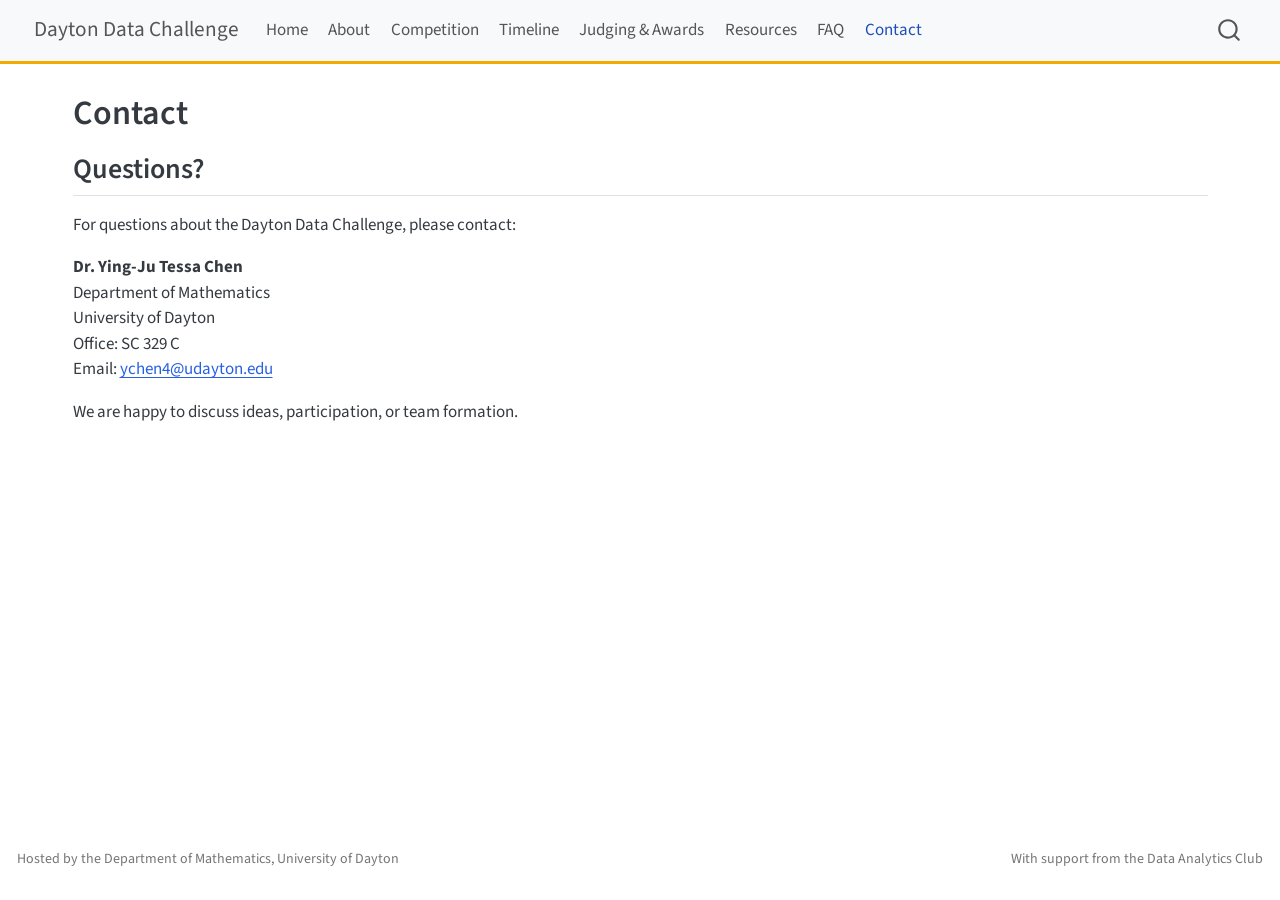
<file: docs/contact.html>
<!DOCTYPE html>
<html xmlns="http://www.w3.org/1999/xhtml" lang="en" xml:lang="en"><head>

<meta charset="utf-8">
<meta name="generator" content="quarto-1.8.25">

<meta name="viewport" content="width=device-width, initial-scale=1.0, user-scalable=yes">


<title>Contact – Dayton Data Challenge</title>
<style>
code{white-space: pre-wrap;}
span.smallcaps{font-variant: small-caps;}
div.columns{display: flex; gap: min(4vw, 1.5em);}
div.column{flex: auto; overflow-x: auto;}
div.hanging-indent{margin-left: 1.5em; text-indent: -1.5em;}
ul.task-list{list-style: none;}
ul.task-list li input[type="checkbox"] {
  width: 0.8em;
  margin: 0 0.8em 0.2em -1em; /* quarto-specific, see https://github.com/quarto-dev/quarto-cli/issues/4556 */ 
  vertical-align: middle;
}
</style>


<script src="site_libs/quarto-nav/quarto-nav.js"></script>
<script src="site_libs/quarto-nav/headroom.min.js"></script>
<script src="site_libs/clipboard/clipboard.min.js"></script>
<script src="site_libs/quarto-search/autocomplete.umd.js"></script>
<script src="site_libs/quarto-search/fuse.min.js"></script>
<script src="site_libs/quarto-search/quarto-search.js"></script>
<meta name="quarto:offset" content="./">
<script src="site_libs/quarto-html/quarto.js" type="module"></script>
<script src="site_libs/quarto-html/tabsets/tabsets.js" type="module"></script>
<script src="site_libs/quarto-html/axe/axe-check.js" type="module"></script>
<script src="site_libs/quarto-html/popper.min.js"></script>
<script src="site_libs/quarto-html/tippy.umd.min.js"></script>
<script src="site_libs/quarto-html/anchor.min.js"></script>
<link href="site_libs/quarto-html/tippy.css" rel="stylesheet">
<link href="site_libs/quarto-html/quarto-syntax-highlighting-7b89279ff1a6dce999919e0e67d4d9ec.css" rel="stylesheet" id="quarto-text-highlighting-styles">
<script src="site_libs/bootstrap/bootstrap.min.js"></script>
<link href="site_libs/bootstrap/bootstrap-icons.css" rel="stylesheet">
<link href="site_libs/bootstrap/bootstrap-e31584831b205ffbb2d98406f31c2a5b.min.css" rel="stylesheet" append-hash="true" id="quarto-bootstrap" data-mode="light">
<script id="quarto-search-options" type="application/json">{
  "location": "navbar",
  "copy-button": false,
  "collapse-after": 3,
  "panel-placement": "end",
  "type": "overlay",
  "limit": 50,
  "keyboard-shortcut": [
    "f",
    "/",
    "s"
  ],
  "show-item-context": false,
  "language": {
    "search-no-results-text": "No results",
    "search-matching-documents-text": "matching documents",
    "search-copy-link-title": "Copy link to search",
    "search-hide-matches-text": "Hide additional matches",
    "search-more-match-text": "more match in this document",
    "search-more-matches-text": "more matches in this document",
    "search-clear-button-title": "Clear",
    "search-text-placeholder": "",
    "search-detached-cancel-button-title": "Cancel",
    "search-submit-button-title": "Submit",
    "search-label": "Search"
  }
}</script>


<link rel="stylesheet" href="styles.css">
</head>

<body class="nav-fixed quarto-light">

<div id="quarto-search-results"></div>
  <header id="quarto-header" class="headroom fixed-top">
    <nav class="navbar navbar-expand-lg " data-bs-theme="dark">
      <div class="navbar-container container-fluid">
      <div class="navbar-brand-container mx-auto">
    <a href="./index.html" class="navbar-brand navbar-brand-logo">
    </a>
    <a class="navbar-brand" href="./index.html">
    <span class="navbar-title">Dayton Data Challenge</span>
    </a>
  </div>
            <div id="quarto-search" class="" title="Search"></div>
          <button class="navbar-toggler" type="button" data-bs-toggle="collapse" data-bs-target="#navbarCollapse" aria-controls="navbarCollapse" role="menu" aria-expanded="false" aria-label="Toggle navigation" onclick="if (window.quartoToggleHeadroom) { window.quartoToggleHeadroom(); }">
  <span class="navbar-toggler-icon"></span>
</button>
          <div class="collapse navbar-collapse" id="navbarCollapse">
            <ul class="navbar-nav navbar-nav-scroll me-auto">
  <li class="nav-item">
    <a class="nav-link" href="./index.html"> 
<span class="menu-text">Home</span></a>
  </li>  
  <li class="nav-item">
    <a class="nav-link" href="./about.html"> 
<span class="menu-text">About</span></a>
  </li>  
  <li class="nav-item">
    <a class="nav-link" href="./competition.html"> 
<span class="menu-text">Competition</span></a>
  </li>  
  <li class="nav-item">
    <a class="nav-link" href="./timeline.html"> 
<span class="menu-text">Timeline</span></a>
  </li>  
  <li class="nav-item">
    <a class="nav-link" href="./judging-awards.html"> 
<span class="menu-text">Judging &amp; Awards</span></a>
  </li>  
  <li class="nav-item">
    <a class="nav-link" href="./resources.html"> 
<span class="menu-text">Resources</span></a>
  </li>  
  <li class="nav-item">
    <a class="nav-link" href="./faq.html"> 
<span class="menu-text">FAQ</span></a>
  </li>  
  <li class="nav-item">
    <a class="nav-link active" href="./contact.html" aria-current="page"> 
<span class="menu-text">Contact</span></a>
  </li>  
</ul>
          </div> <!-- /navcollapse -->
            <div class="quarto-navbar-tools">
</div>
      </div> <!-- /container-fluid -->
    </nav>
</header>
<!-- content -->
<div id="quarto-content" class="quarto-container page-columns page-rows-contents page-layout-full page-navbar">
<!-- sidebar -->
<!-- margin-sidebar -->
    
<!-- main -->
<main class="content column-page" id="quarto-document-content">

<header id="title-block-header" class="quarto-title-block default">
<div class="quarto-title">
<h1 class="title">Contact</h1>
</div>



<div class="quarto-title-meta column-page">

    
  
    
  </div>
  


</header>


<section id="questions" class="level2">
<h2 class="anchored" data-anchor-id="questions">Questions?</h2>
<p>For questions about the Dayton Data Challenge, please contact:</p>
<p><strong>Dr.&nbsp;Ying-Ju Tessa Chen</strong><br>
Department of Mathematics<br>
University of Dayton<br>
Office: SC 329 C<br>
Email: <a href="mailto:ychen4@udayton.edu">ychen4@udayton.edu</a></p>
<p>We are happy to discuss ideas, participation, or team formation.</p>


</section>

</main> <!-- /main -->
<script id="quarto-html-after-body" type="application/javascript">
  window.document.addEventListener("DOMContentLoaded", function (event) {
    const icon = "";
    const anchorJS = new window.AnchorJS();
    anchorJS.options = {
      placement: 'right',
      icon: icon
    };
    anchorJS.add('.anchored');
    const isCodeAnnotation = (el) => {
      for (const clz of el.classList) {
        if (clz.startsWith('code-annotation-')) {                     
          return true;
        }
      }
      return false;
    }
    const onCopySuccess = function(e) {
      // button target
      const button = e.trigger;
      // don't keep focus
      button.blur();
      // flash "checked"
      button.classList.add('code-copy-button-checked');
      var currentTitle = button.getAttribute("title");
      button.setAttribute("title", "Copied!");
      let tooltip;
      if (window.bootstrap) {
        button.setAttribute("data-bs-toggle", "tooltip");
        button.setAttribute("data-bs-placement", "left");
        button.setAttribute("data-bs-title", "Copied!");
        tooltip = new bootstrap.Tooltip(button, 
          { trigger: "manual", 
            customClass: "code-copy-button-tooltip",
            offset: [0, -8]});
        tooltip.show();    
      }
      setTimeout(function() {
        if (tooltip) {
          tooltip.hide();
          button.removeAttribute("data-bs-title");
          button.removeAttribute("data-bs-toggle");
          button.removeAttribute("data-bs-placement");
        }
        button.setAttribute("title", currentTitle);
        button.classList.remove('code-copy-button-checked');
      }, 1000);
      // clear code selection
      e.clearSelection();
    }
    const getTextToCopy = function(trigger) {
      const outerScaffold = trigger.parentElement.cloneNode(true);
      const codeEl = outerScaffold.querySelector('code');
      for (const childEl of codeEl.children) {
        if (isCodeAnnotation(childEl)) {
          childEl.remove();
        }
      }
      return codeEl.innerText;
    }
    const clipboard = new window.ClipboardJS('.code-copy-button:not([data-in-quarto-modal])', {
      text: getTextToCopy
    });
    clipboard.on('success', onCopySuccess);
    if (window.document.getElementById('quarto-embedded-source-code-modal')) {
      const clipboardModal = new window.ClipboardJS('.code-copy-button[data-in-quarto-modal]', {
        text: getTextToCopy,
        container: window.document.getElementById('quarto-embedded-source-code-modal')
      });
      clipboardModal.on('success', onCopySuccess);
    }
      var localhostRegex = new RegExp(/^(?:http|https):\/\/localhost\:?[0-9]*\//);
      var mailtoRegex = new RegExp(/^mailto:/);
        var filterRegex = new RegExp('/' + window.location.host + '/');
      var isInternal = (href) => {
          return filterRegex.test(href) || localhostRegex.test(href) || mailtoRegex.test(href);
      }
      // Inspect non-navigation links and adorn them if external
     var links = window.document.querySelectorAll('a[href]:not(.nav-link):not(.navbar-brand):not(.toc-action):not(.sidebar-link):not(.sidebar-item-toggle):not(.pagination-link):not(.no-external):not([aria-hidden]):not(.dropdown-item):not(.quarto-navigation-tool):not(.about-link)');
      for (var i=0; i<links.length; i++) {
        const link = links[i];
        if (!isInternal(link.href)) {
          // undo the damage that might have been done by quarto-nav.js in the case of
          // links that we want to consider external
          if (link.dataset.originalHref !== undefined) {
            link.href = link.dataset.originalHref;
          }
        }
      }
    function tippyHover(el, contentFn, onTriggerFn, onUntriggerFn) {
      const config = {
        allowHTML: true,
        maxWidth: 500,
        delay: 100,
        arrow: false,
        appendTo: function(el) {
            return el.parentElement;
        },
        interactive: true,
        interactiveBorder: 10,
        theme: 'quarto',
        placement: 'bottom-start',
      };
      if (contentFn) {
        config.content = contentFn;
      }
      if (onTriggerFn) {
        config.onTrigger = onTriggerFn;
      }
      if (onUntriggerFn) {
        config.onUntrigger = onUntriggerFn;
      }
      window.tippy(el, config); 
    }
    const noterefs = window.document.querySelectorAll('a[role="doc-noteref"]');
    for (var i=0; i<noterefs.length; i++) {
      const ref = noterefs[i];
      tippyHover(ref, function() {
        // use id or data attribute instead here
        let href = ref.getAttribute('data-footnote-href') || ref.getAttribute('href');
        try { href = new URL(href).hash; } catch {}
        const id = href.replace(/^#\/?/, "");
        const note = window.document.getElementById(id);
        if (note) {
          return note.innerHTML;
        } else {
          return "";
        }
      });
    }
    const xrefs = window.document.querySelectorAll('a.quarto-xref');
    const processXRef = (id, note) => {
      // Strip column container classes
      const stripColumnClz = (el) => {
        el.classList.remove("page-full", "page-columns");
        if (el.children) {
          for (const child of el.children) {
            stripColumnClz(child);
          }
        }
      }
      stripColumnClz(note)
      if (id === null || id.startsWith('sec-')) {
        // Special case sections, only their first couple elements
        const container = document.createElement("div");
        if (note.children && note.children.length > 2) {
          container.appendChild(note.children[0].cloneNode(true));
          for (let i = 1; i < note.children.length; i++) {
            const child = note.children[i];
            if (child.tagName === "P" && child.innerText === "") {
              continue;
            } else {
              container.appendChild(child.cloneNode(true));
              break;
            }
          }
          if (window.Quarto?.typesetMath) {
            window.Quarto.typesetMath(container);
          }
          return container.innerHTML
        } else {
          if (window.Quarto?.typesetMath) {
            window.Quarto.typesetMath(note);
          }
          return note.innerHTML;
        }
      } else {
        // Remove any anchor links if they are present
        const anchorLink = note.querySelector('a.anchorjs-link');
        if (anchorLink) {
          anchorLink.remove();
        }
        if (window.Quarto?.typesetMath) {
          window.Quarto.typesetMath(note);
        }
        if (note.classList.contains("callout")) {
          return note.outerHTML;
        } else {
          return note.innerHTML;
        }
      }
    }
    for (var i=0; i<xrefs.length; i++) {
      const xref = xrefs[i];
      tippyHover(xref, undefined, function(instance) {
        instance.disable();
        let url = xref.getAttribute('href');
        let hash = undefined; 
        if (url.startsWith('#')) {
          hash = url;
        } else {
          try { hash = new URL(url).hash; } catch {}
        }
        if (hash) {
          const id = hash.replace(/^#\/?/, "");
          const note = window.document.getElementById(id);
          if (note !== null) {
            try {
              const html = processXRef(id, note.cloneNode(true));
              instance.setContent(html);
            } finally {
              instance.enable();
              instance.show();
            }
          } else {
            // See if we can fetch this
            fetch(url.split('#')[0])
            .then(res => res.text())
            .then(html => {
              const parser = new DOMParser();
              const htmlDoc = parser.parseFromString(html, "text/html");
              const note = htmlDoc.getElementById(id);
              if (note !== null) {
                const html = processXRef(id, note);
                instance.setContent(html);
              } 
            }).finally(() => {
              instance.enable();
              instance.show();
            });
          }
        } else {
          // See if we can fetch a full url (with no hash to target)
          // This is a special case and we should probably do some content thinning / targeting
          fetch(url)
          .then(res => res.text())
          .then(html => {
            const parser = new DOMParser();
            const htmlDoc = parser.parseFromString(html, "text/html");
            const note = htmlDoc.querySelector('main.content');
            if (note !== null) {
              // This should only happen for chapter cross references
              // (since there is no id in the URL)
              // remove the first header
              if (note.children.length > 0 && note.children[0].tagName === "HEADER") {
                note.children[0].remove();
              }
              const html = processXRef(null, note);
              instance.setContent(html);
            } 
          }).finally(() => {
            instance.enable();
            instance.show();
          });
        }
      }, function(instance) {
      });
    }
        let selectedAnnoteEl;
        const selectorForAnnotation = ( cell, annotation) => {
          let cellAttr = 'data-code-cell="' + cell + '"';
          let lineAttr = 'data-code-annotation="' +  annotation + '"';
          const selector = 'span[' + cellAttr + '][' + lineAttr + ']';
          return selector;
        }
        const selectCodeLines = (annoteEl) => {
          const doc = window.document;
          const targetCell = annoteEl.getAttribute("data-target-cell");
          const targetAnnotation = annoteEl.getAttribute("data-target-annotation");
          const annoteSpan = window.document.querySelector(selectorForAnnotation(targetCell, targetAnnotation));
          const lines = annoteSpan.getAttribute("data-code-lines").split(",");
          const lineIds = lines.map((line) => {
            return targetCell + "-" + line;
          })
          let top = null;
          let height = null;
          let parent = null;
          if (lineIds.length > 0) {
              //compute the position of the single el (top and bottom and make a div)
              const el = window.document.getElementById(lineIds[0]);
              top = el.offsetTop;
              height = el.offsetHeight;
              parent = el.parentElement.parentElement;
            if (lineIds.length > 1) {
              const lastEl = window.document.getElementById(lineIds[lineIds.length - 1]);
              const bottom = lastEl.offsetTop + lastEl.offsetHeight;
              height = bottom - top;
            }
            if (top !== null && height !== null && parent !== null) {
              // cook up a div (if necessary) and position it 
              let div = window.document.getElementById("code-annotation-line-highlight");
              if (div === null) {
                div = window.document.createElement("div");
                div.setAttribute("id", "code-annotation-line-highlight");
                div.style.position = 'absolute';
                parent.appendChild(div);
              }
              div.style.top = top - 2 + "px";
              div.style.height = height + 4 + "px";
              div.style.left = 0;
              let gutterDiv = window.document.getElementById("code-annotation-line-highlight-gutter");
              if (gutterDiv === null) {
                gutterDiv = window.document.createElement("div");
                gutterDiv.setAttribute("id", "code-annotation-line-highlight-gutter");
                gutterDiv.style.position = 'absolute';
                const codeCell = window.document.getElementById(targetCell);
                const gutter = codeCell.querySelector('.code-annotation-gutter');
                gutter.appendChild(gutterDiv);
              }
              gutterDiv.style.top = top - 2 + "px";
              gutterDiv.style.height = height + 4 + "px";
            }
            selectedAnnoteEl = annoteEl;
          }
        };
        const unselectCodeLines = () => {
          const elementsIds = ["code-annotation-line-highlight", "code-annotation-line-highlight-gutter"];
          elementsIds.forEach((elId) => {
            const div = window.document.getElementById(elId);
            if (div) {
              div.remove();
            }
          });
          selectedAnnoteEl = undefined;
        };
          // Handle positioning of the toggle
      window.addEventListener(
        "resize",
        throttle(() => {
          elRect = undefined;
          if (selectedAnnoteEl) {
            selectCodeLines(selectedAnnoteEl);
          }
        }, 10)
      );
      function throttle(fn, ms) {
      let throttle = false;
      let timer;
        return (...args) => {
          if(!throttle) { // first call gets through
              fn.apply(this, args);
              throttle = true;
          } else { // all the others get throttled
              if(timer) clearTimeout(timer); // cancel #2
              timer = setTimeout(() => {
                fn.apply(this, args);
                timer = throttle = false;
              }, ms);
          }
        };
      }
        // Attach click handler to the DT
        const annoteDls = window.document.querySelectorAll('dt[data-target-cell]');
        for (const annoteDlNode of annoteDls) {
          annoteDlNode.addEventListener('click', (event) => {
            const clickedEl = event.target;
            if (clickedEl !== selectedAnnoteEl) {
              unselectCodeLines();
              const activeEl = window.document.querySelector('dt[data-target-cell].code-annotation-active');
              if (activeEl) {
                activeEl.classList.remove('code-annotation-active');
              }
              selectCodeLines(clickedEl);
              clickedEl.classList.add('code-annotation-active');
            } else {
              // Unselect the line
              unselectCodeLines();
              clickedEl.classList.remove('code-annotation-active');
            }
          });
        }
    const findCites = (el) => {
      const parentEl = el.parentElement;
      if (parentEl) {
        const cites = parentEl.dataset.cites;
        if (cites) {
          return {
            el,
            cites: cites.split(' ')
          };
        } else {
          return findCites(el.parentElement)
        }
      } else {
        return undefined;
      }
    };
    var bibliorefs = window.document.querySelectorAll('a[role="doc-biblioref"]');
    for (var i=0; i<bibliorefs.length; i++) {
      const ref = bibliorefs[i];
      const citeInfo = findCites(ref);
      if (citeInfo) {
        tippyHover(citeInfo.el, function() {
          var popup = window.document.createElement('div');
          citeInfo.cites.forEach(function(cite) {
            var citeDiv = window.document.createElement('div');
            citeDiv.classList.add('hanging-indent');
            citeDiv.classList.add('csl-entry');
            var biblioDiv = window.document.getElementById('ref-' + cite);
            if (biblioDiv) {
              citeDiv.innerHTML = biblioDiv.innerHTML;
            }
            popup.appendChild(citeDiv);
          });
          return popup.innerHTML;
        });
      }
    }
  });
  </script>
</div> <!-- /content -->
<footer class="footer">
  <div class="nav-footer">
    <div class="nav-footer-left">
<p>Hosted by the Department of Mathematics, University of Dayton</p>
</div>   
    <div class="nav-footer-center">
      &nbsp;
    </div>
    <div class="nav-footer-right">
<p>With support from the Data Analytics Club</p>
</div>
  </div>
</footer>




</body></html>
</file>
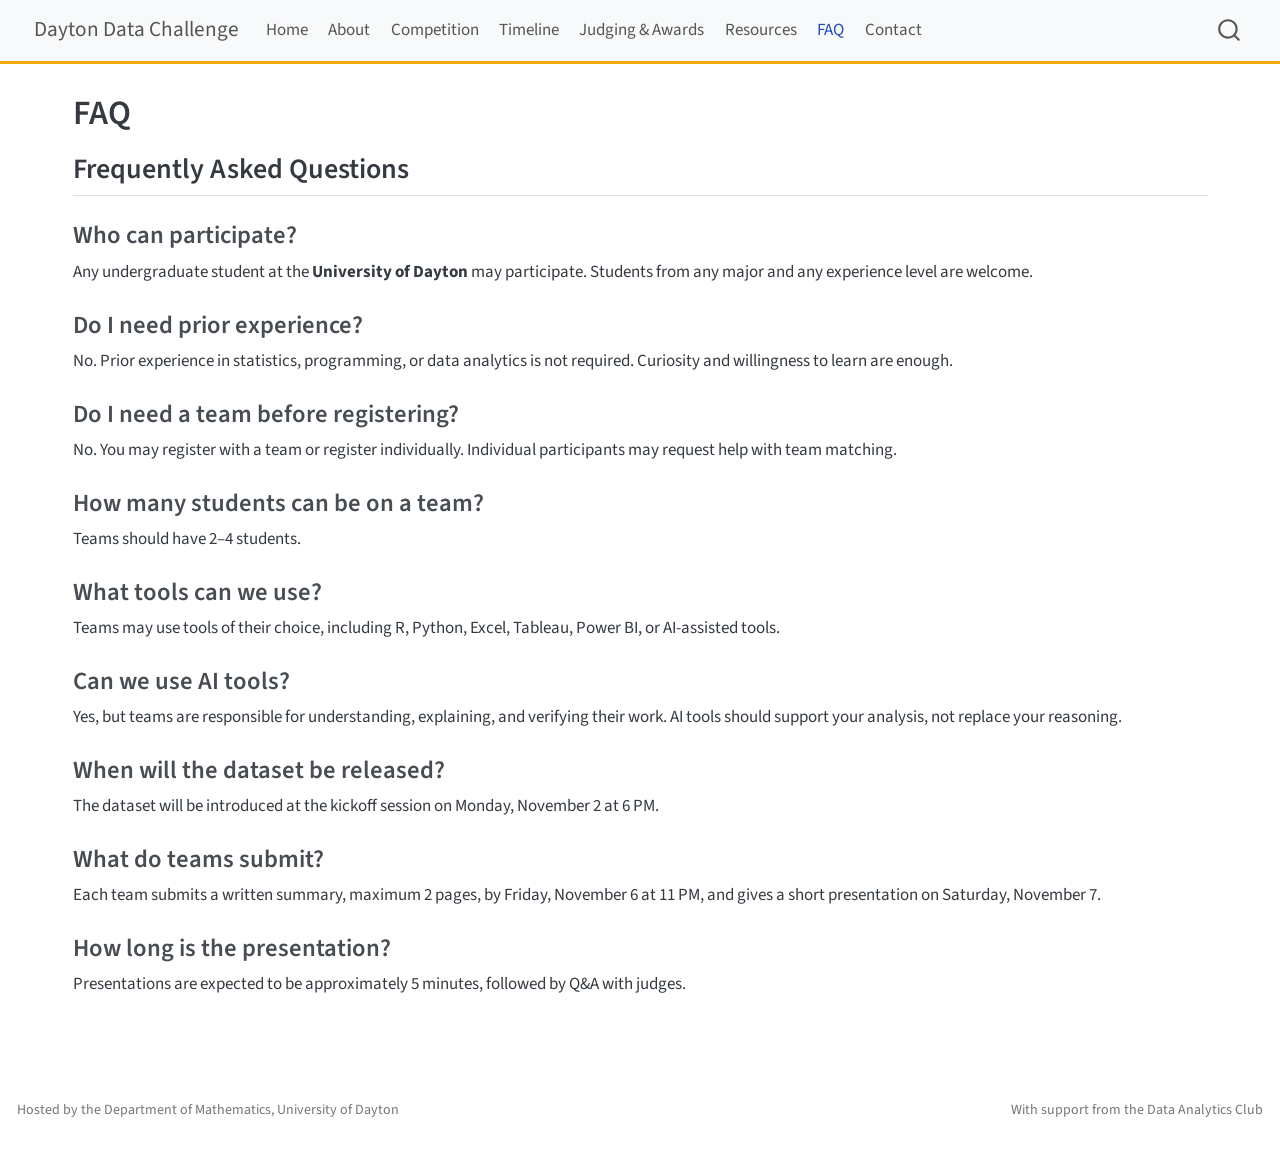
<file: docs/faq.html>
<!DOCTYPE html>
<html xmlns="http://www.w3.org/1999/xhtml" lang="en" xml:lang="en"><head>

<meta charset="utf-8">
<meta name="generator" content="quarto-1.8.25">

<meta name="viewport" content="width=device-width, initial-scale=1.0, user-scalable=yes">


<title>FAQ – Dayton Data Challenge</title>
<style>
code{white-space: pre-wrap;}
span.smallcaps{font-variant: small-caps;}
div.columns{display: flex; gap: min(4vw, 1.5em);}
div.column{flex: auto; overflow-x: auto;}
div.hanging-indent{margin-left: 1.5em; text-indent: -1.5em;}
ul.task-list{list-style: none;}
ul.task-list li input[type="checkbox"] {
  width: 0.8em;
  margin: 0 0.8em 0.2em -1em; /* quarto-specific, see https://github.com/quarto-dev/quarto-cli/issues/4556 */ 
  vertical-align: middle;
}
</style>


<script src="site_libs/quarto-nav/quarto-nav.js"></script>
<script src="site_libs/quarto-nav/headroom.min.js"></script>
<script src="site_libs/clipboard/clipboard.min.js"></script>
<script src="site_libs/quarto-search/autocomplete.umd.js"></script>
<script src="site_libs/quarto-search/fuse.min.js"></script>
<script src="site_libs/quarto-search/quarto-search.js"></script>
<meta name="quarto:offset" content="./">
<script src="site_libs/quarto-html/quarto.js" type="module"></script>
<script src="site_libs/quarto-html/tabsets/tabsets.js" type="module"></script>
<script src="site_libs/quarto-html/axe/axe-check.js" type="module"></script>
<script src="site_libs/quarto-html/popper.min.js"></script>
<script src="site_libs/quarto-html/tippy.umd.min.js"></script>
<script src="site_libs/quarto-html/anchor.min.js"></script>
<link href="site_libs/quarto-html/tippy.css" rel="stylesheet">
<link href="site_libs/quarto-html/quarto-syntax-highlighting-7b89279ff1a6dce999919e0e67d4d9ec.css" rel="stylesheet" id="quarto-text-highlighting-styles">
<script src="site_libs/bootstrap/bootstrap.min.js"></script>
<link href="site_libs/bootstrap/bootstrap-icons.css" rel="stylesheet">
<link href="site_libs/bootstrap/bootstrap-e31584831b205ffbb2d98406f31c2a5b.min.css" rel="stylesheet" append-hash="true" id="quarto-bootstrap" data-mode="light">
<script id="quarto-search-options" type="application/json">{
  "location": "navbar",
  "copy-button": false,
  "collapse-after": 3,
  "panel-placement": "end",
  "type": "overlay",
  "limit": 50,
  "keyboard-shortcut": [
    "f",
    "/",
    "s"
  ],
  "show-item-context": false,
  "language": {
    "search-no-results-text": "No results",
    "search-matching-documents-text": "matching documents",
    "search-copy-link-title": "Copy link to search",
    "search-hide-matches-text": "Hide additional matches",
    "search-more-match-text": "more match in this document",
    "search-more-matches-text": "more matches in this document",
    "search-clear-button-title": "Clear",
    "search-text-placeholder": "",
    "search-detached-cancel-button-title": "Cancel",
    "search-submit-button-title": "Submit",
    "search-label": "Search"
  }
}</script>


<link rel="stylesheet" href="styles.css">
</head>

<body class="nav-fixed quarto-light">

<div id="quarto-search-results"></div>
  <header id="quarto-header" class="headroom fixed-top">
    <nav class="navbar navbar-expand-lg " data-bs-theme="dark">
      <div class="navbar-container container-fluid">
      <div class="navbar-brand-container mx-auto">
    <a href="./index.html" class="navbar-brand navbar-brand-logo">
    </a>
    <a class="navbar-brand" href="./index.html">
    <span class="navbar-title">Dayton Data Challenge</span>
    </a>
  </div>
            <div id="quarto-search" class="" title="Search"></div>
          <button class="navbar-toggler" type="button" data-bs-toggle="collapse" data-bs-target="#navbarCollapse" aria-controls="navbarCollapse" role="menu" aria-expanded="false" aria-label="Toggle navigation" onclick="if (window.quartoToggleHeadroom) { window.quartoToggleHeadroom(); }">
  <span class="navbar-toggler-icon"></span>
</button>
          <div class="collapse navbar-collapse" id="navbarCollapse">
            <ul class="navbar-nav navbar-nav-scroll me-auto">
  <li class="nav-item">
    <a class="nav-link" href="./index.html"> 
<span class="menu-text">Home</span></a>
  </li>  
  <li class="nav-item">
    <a class="nav-link" href="./about.html"> 
<span class="menu-text">About</span></a>
  </li>  
  <li class="nav-item">
    <a class="nav-link" href="./competition.html"> 
<span class="menu-text">Competition</span></a>
  </li>  
  <li class="nav-item">
    <a class="nav-link" href="./timeline.html"> 
<span class="menu-text">Timeline</span></a>
  </li>  
  <li class="nav-item">
    <a class="nav-link" href="./judging-awards.html"> 
<span class="menu-text">Judging &amp; Awards</span></a>
  </li>  
  <li class="nav-item">
    <a class="nav-link" href="./resources.html"> 
<span class="menu-text">Resources</span></a>
  </li>  
  <li class="nav-item">
    <a class="nav-link active" href="./faq.html" aria-current="page"> 
<span class="menu-text">FAQ</span></a>
  </li>  
  <li class="nav-item">
    <a class="nav-link" href="./contact.html"> 
<span class="menu-text">Contact</span></a>
  </li>  
</ul>
          </div> <!-- /navcollapse -->
            <div class="quarto-navbar-tools">
</div>
      </div> <!-- /container-fluid -->
    </nav>
</header>
<!-- content -->
<div id="quarto-content" class="quarto-container page-columns page-rows-contents page-layout-full page-navbar">
<!-- sidebar -->
<!-- margin-sidebar -->
    
<!-- main -->
<main class="content column-page" id="quarto-document-content">

<header id="title-block-header" class="quarto-title-block default">
<div class="quarto-title">
<h1 class="title">FAQ</h1>
</div>



<div class="quarto-title-meta column-page">

    
  
    
  </div>
  


</header>


<section id="frequently-asked-questions" class="level2">
<h2 class="anchored" data-anchor-id="frequently-asked-questions">Frequently Asked Questions</h2>
<section id="who-can-participate" class="level3">
<h3 class="anchored" data-anchor-id="who-can-participate">Who can participate?</h3>
<p>Any undergraduate student at the <strong>University of Dayton</strong> may participate. Students from any major and any experience level are welcome.</p>
</section>
<section id="do-i-need-prior-experience" class="level3">
<h3 class="anchored" data-anchor-id="do-i-need-prior-experience">Do I need prior experience?</h3>
<p>No.&nbsp;Prior experience in statistics, programming, or data analytics is not required. Curiosity and willingness to learn are enough.</p>
</section>
<section id="do-i-need-a-team-before-registering" class="level3">
<h3 class="anchored" data-anchor-id="do-i-need-a-team-before-registering">Do I need a team before registering?</h3>
<p>No.&nbsp;You may register with a team or register individually. Individual participants may request help with team matching.</p>
</section>
<section id="how-many-students-can-be-on-a-team" class="level3">
<h3 class="anchored" data-anchor-id="how-many-students-can-be-on-a-team">How many students can be on a team?</h3>
<p>Teams should have 2–4 students.</p>
</section>
<section id="what-tools-can-we-use" class="level3">
<h3 class="anchored" data-anchor-id="what-tools-can-we-use">What tools can we use?</h3>
<p>Teams may use tools of their choice, including R, Python, Excel, Tableau, Power BI, or AI-assisted tools.</p>
</section>
<section id="can-we-use-ai-tools" class="level3">
<h3 class="anchored" data-anchor-id="can-we-use-ai-tools">Can we use AI tools?</h3>
<p>Yes, but teams are responsible for understanding, explaining, and verifying their work. AI tools should support your analysis, not replace your reasoning.</p>
</section>
<section id="when-will-the-dataset-be-released" class="level3">
<h3 class="anchored" data-anchor-id="when-will-the-dataset-be-released">When will the dataset be released?</h3>
<p>The dataset will be introduced at the kickoff session on Monday, November 2 at 6 PM.</p>
</section>
<section id="what-do-teams-submit" class="level3">
<h3 class="anchored" data-anchor-id="what-do-teams-submit">What do teams submit?</h3>
<p>Each team submits a written summary, maximum 2 pages, by Friday, November 6 at 11 PM, and gives a short presentation on Saturday, November 7.</p>
</section>
<section id="how-long-is-the-presentation" class="level3">
<h3 class="anchored" data-anchor-id="how-long-is-the-presentation">How long is the presentation?</h3>
<p>Presentations are expected to be approximately 5 minutes, followed by Q&amp;A with judges.</p>


</section>
</section>

</main> <!-- /main -->
<script id="quarto-html-after-body" type="application/javascript">
  window.document.addEventListener("DOMContentLoaded", function (event) {
    const icon = "";
    const anchorJS = new window.AnchorJS();
    anchorJS.options = {
      placement: 'right',
      icon: icon
    };
    anchorJS.add('.anchored');
    const isCodeAnnotation = (el) => {
      for (const clz of el.classList) {
        if (clz.startsWith('code-annotation-')) {                     
          return true;
        }
      }
      return false;
    }
    const onCopySuccess = function(e) {
      // button target
      const button = e.trigger;
      // don't keep focus
      button.blur();
      // flash "checked"
      button.classList.add('code-copy-button-checked');
      var currentTitle = button.getAttribute("title");
      button.setAttribute("title", "Copied!");
      let tooltip;
      if (window.bootstrap) {
        button.setAttribute("data-bs-toggle", "tooltip");
        button.setAttribute("data-bs-placement", "left");
        button.setAttribute("data-bs-title", "Copied!");
        tooltip = new bootstrap.Tooltip(button, 
          { trigger: "manual", 
            customClass: "code-copy-button-tooltip",
            offset: [0, -8]});
        tooltip.show();    
      }
      setTimeout(function() {
        if (tooltip) {
          tooltip.hide();
          button.removeAttribute("data-bs-title");
          button.removeAttribute("data-bs-toggle");
          button.removeAttribute("data-bs-placement");
        }
        button.setAttribute("title", currentTitle);
        button.classList.remove('code-copy-button-checked');
      }, 1000);
      // clear code selection
      e.clearSelection();
    }
    const getTextToCopy = function(trigger) {
      const outerScaffold = trigger.parentElement.cloneNode(true);
      const codeEl = outerScaffold.querySelector('code');
      for (const childEl of codeEl.children) {
        if (isCodeAnnotation(childEl)) {
          childEl.remove();
        }
      }
      return codeEl.innerText;
    }
    const clipboard = new window.ClipboardJS('.code-copy-button:not([data-in-quarto-modal])', {
      text: getTextToCopy
    });
    clipboard.on('success', onCopySuccess);
    if (window.document.getElementById('quarto-embedded-source-code-modal')) {
      const clipboardModal = new window.ClipboardJS('.code-copy-button[data-in-quarto-modal]', {
        text: getTextToCopy,
        container: window.document.getElementById('quarto-embedded-source-code-modal')
      });
      clipboardModal.on('success', onCopySuccess);
    }
      var localhostRegex = new RegExp(/^(?:http|https):\/\/localhost\:?[0-9]*\//);
      var mailtoRegex = new RegExp(/^mailto:/);
        var filterRegex = new RegExp('/' + window.location.host + '/');
      var isInternal = (href) => {
          return filterRegex.test(href) || localhostRegex.test(href) || mailtoRegex.test(href);
      }
      // Inspect non-navigation links and adorn them if external
     var links = window.document.querySelectorAll('a[href]:not(.nav-link):not(.navbar-brand):not(.toc-action):not(.sidebar-link):not(.sidebar-item-toggle):not(.pagination-link):not(.no-external):not([aria-hidden]):not(.dropdown-item):not(.quarto-navigation-tool):not(.about-link)');
      for (var i=0; i<links.length; i++) {
        const link = links[i];
        if (!isInternal(link.href)) {
          // undo the damage that might have been done by quarto-nav.js in the case of
          // links that we want to consider external
          if (link.dataset.originalHref !== undefined) {
            link.href = link.dataset.originalHref;
          }
        }
      }
    function tippyHover(el, contentFn, onTriggerFn, onUntriggerFn) {
      const config = {
        allowHTML: true,
        maxWidth: 500,
        delay: 100,
        arrow: false,
        appendTo: function(el) {
            return el.parentElement;
        },
        interactive: true,
        interactiveBorder: 10,
        theme: 'quarto',
        placement: 'bottom-start',
      };
      if (contentFn) {
        config.content = contentFn;
      }
      if (onTriggerFn) {
        config.onTrigger = onTriggerFn;
      }
      if (onUntriggerFn) {
        config.onUntrigger = onUntriggerFn;
      }
      window.tippy(el, config); 
    }
    const noterefs = window.document.querySelectorAll('a[role="doc-noteref"]');
    for (var i=0; i<noterefs.length; i++) {
      const ref = noterefs[i];
      tippyHover(ref, function() {
        // use id or data attribute instead here
        let href = ref.getAttribute('data-footnote-href') || ref.getAttribute('href');
        try { href = new URL(href).hash; } catch {}
        const id = href.replace(/^#\/?/, "");
        const note = window.document.getElementById(id);
        if (note) {
          return note.innerHTML;
        } else {
          return "";
        }
      });
    }
    const xrefs = window.document.querySelectorAll('a.quarto-xref');
    const processXRef = (id, note) => {
      // Strip column container classes
      const stripColumnClz = (el) => {
        el.classList.remove("page-full", "page-columns");
        if (el.children) {
          for (const child of el.children) {
            stripColumnClz(child);
          }
        }
      }
      stripColumnClz(note)
      if (id === null || id.startsWith('sec-')) {
        // Special case sections, only their first couple elements
        const container = document.createElement("div");
        if (note.children && note.children.length > 2) {
          container.appendChild(note.children[0].cloneNode(true));
          for (let i = 1; i < note.children.length; i++) {
            const child = note.children[i];
            if (child.tagName === "P" && child.innerText === "") {
              continue;
            } else {
              container.appendChild(child.cloneNode(true));
              break;
            }
          }
          if (window.Quarto?.typesetMath) {
            window.Quarto.typesetMath(container);
          }
          return container.innerHTML
        } else {
          if (window.Quarto?.typesetMath) {
            window.Quarto.typesetMath(note);
          }
          return note.innerHTML;
        }
      } else {
        // Remove any anchor links if they are present
        const anchorLink = note.querySelector('a.anchorjs-link');
        if (anchorLink) {
          anchorLink.remove();
        }
        if (window.Quarto?.typesetMath) {
          window.Quarto.typesetMath(note);
        }
        if (note.classList.contains("callout")) {
          return note.outerHTML;
        } else {
          return note.innerHTML;
        }
      }
    }
    for (var i=0; i<xrefs.length; i++) {
      const xref = xrefs[i];
      tippyHover(xref, undefined, function(instance) {
        instance.disable();
        let url = xref.getAttribute('href');
        let hash = undefined; 
        if (url.startsWith('#')) {
          hash = url;
        } else {
          try { hash = new URL(url).hash; } catch {}
        }
        if (hash) {
          const id = hash.replace(/^#\/?/, "");
          const note = window.document.getElementById(id);
          if (note !== null) {
            try {
              const html = processXRef(id, note.cloneNode(true));
              instance.setContent(html);
            } finally {
              instance.enable();
              instance.show();
            }
          } else {
            // See if we can fetch this
            fetch(url.split('#')[0])
            .then(res => res.text())
            .then(html => {
              const parser = new DOMParser();
              const htmlDoc = parser.parseFromString(html, "text/html");
              const note = htmlDoc.getElementById(id);
              if (note !== null) {
                const html = processXRef(id, note);
                instance.setContent(html);
              } 
            }).finally(() => {
              instance.enable();
              instance.show();
            });
          }
        } else {
          // See if we can fetch a full url (with no hash to target)
          // This is a special case and we should probably do some content thinning / targeting
          fetch(url)
          .then(res => res.text())
          .then(html => {
            const parser = new DOMParser();
            const htmlDoc = parser.parseFromString(html, "text/html");
            const note = htmlDoc.querySelector('main.content');
            if (note !== null) {
              // This should only happen for chapter cross references
              // (since there is no id in the URL)
              // remove the first header
              if (note.children.length > 0 && note.children[0].tagName === "HEADER") {
                note.children[0].remove();
              }
              const html = processXRef(null, note);
              instance.setContent(html);
            } 
          }).finally(() => {
            instance.enable();
            instance.show();
          });
        }
      }, function(instance) {
      });
    }
        let selectedAnnoteEl;
        const selectorForAnnotation = ( cell, annotation) => {
          let cellAttr = 'data-code-cell="' + cell + '"';
          let lineAttr = 'data-code-annotation="' +  annotation + '"';
          const selector = 'span[' + cellAttr + '][' + lineAttr + ']';
          return selector;
        }
        const selectCodeLines = (annoteEl) => {
          const doc = window.document;
          const targetCell = annoteEl.getAttribute("data-target-cell");
          const targetAnnotation = annoteEl.getAttribute("data-target-annotation");
          const annoteSpan = window.document.querySelector(selectorForAnnotation(targetCell, targetAnnotation));
          const lines = annoteSpan.getAttribute("data-code-lines").split(",");
          const lineIds = lines.map((line) => {
            return targetCell + "-" + line;
          })
          let top = null;
          let height = null;
          let parent = null;
          if (lineIds.length > 0) {
              //compute the position of the single el (top and bottom and make a div)
              const el = window.document.getElementById(lineIds[0]);
              top = el.offsetTop;
              height = el.offsetHeight;
              parent = el.parentElement.parentElement;
            if (lineIds.length > 1) {
              const lastEl = window.document.getElementById(lineIds[lineIds.length - 1]);
              const bottom = lastEl.offsetTop + lastEl.offsetHeight;
              height = bottom - top;
            }
            if (top !== null && height !== null && parent !== null) {
              // cook up a div (if necessary) and position it 
              let div = window.document.getElementById("code-annotation-line-highlight");
              if (div === null) {
                div = window.document.createElement("div");
                div.setAttribute("id", "code-annotation-line-highlight");
                div.style.position = 'absolute';
                parent.appendChild(div);
              }
              div.style.top = top - 2 + "px";
              div.style.height = height + 4 + "px";
              div.style.left = 0;
              let gutterDiv = window.document.getElementById("code-annotation-line-highlight-gutter");
              if (gutterDiv === null) {
                gutterDiv = window.document.createElement("div");
                gutterDiv.setAttribute("id", "code-annotation-line-highlight-gutter");
                gutterDiv.style.position = 'absolute';
                const codeCell = window.document.getElementById(targetCell);
                const gutter = codeCell.querySelector('.code-annotation-gutter');
                gutter.appendChild(gutterDiv);
              }
              gutterDiv.style.top = top - 2 + "px";
              gutterDiv.style.height = height + 4 + "px";
            }
            selectedAnnoteEl = annoteEl;
          }
        };
        const unselectCodeLines = () => {
          const elementsIds = ["code-annotation-line-highlight", "code-annotation-line-highlight-gutter"];
          elementsIds.forEach((elId) => {
            const div = window.document.getElementById(elId);
            if (div) {
              div.remove();
            }
          });
          selectedAnnoteEl = undefined;
        };
          // Handle positioning of the toggle
      window.addEventListener(
        "resize",
        throttle(() => {
          elRect = undefined;
          if (selectedAnnoteEl) {
            selectCodeLines(selectedAnnoteEl);
          }
        }, 10)
      );
      function throttle(fn, ms) {
      let throttle = false;
      let timer;
        return (...args) => {
          if(!throttle) { // first call gets through
              fn.apply(this, args);
              throttle = true;
          } else { // all the others get throttled
              if(timer) clearTimeout(timer); // cancel #2
              timer = setTimeout(() => {
                fn.apply(this, args);
                timer = throttle = false;
              }, ms);
          }
        };
      }
        // Attach click handler to the DT
        const annoteDls = window.document.querySelectorAll('dt[data-target-cell]');
        for (const annoteDlNode of annoteDls) {
          annoteDlNode.addEventListener('click', (event) => {
            const clickedEl = event.target;
            if (clickedEl !== selectedAnnoteEl) {
              unselectCodeLines();
              const activeEl = window.document.querySelector('dt[data-target-cell].code-annotation-active');
              if (activeEl) {
                activeEl.classList.remove('code-annotation-active');
              }
              selectCodeLines(clickedEl);
              clickedEl.classList.add('code-annotation-active');
            } else {
              // Unselect the line
              unselectCodeLines();
              clickedEl.classList.remove('code-annotation-active');
            }
          });
        }
    const findCites = (el) => {
      const parentEl = el.parentElement;
      if (parentEl) {
        const cites = parentEl.dataset.cites;
        if (cites) {
          return {
            el,
            cites: cites.split(' ')
          };
        } else {
          return findCites(el.parentElement)
        }
      } else {
        return undefined;
      }
    };
    var bibliorefs = window.document.querySelectorAll('a[role="doc-biblioref"]');
    for (var i=0; i<bibliorefs.length; i++) {
      const ref = bibliorefs[i];
      const citeInfo = findCites(ref);
      if (citeInfo) {
        tippyHover(citeInfo.el, function() {
          var popup = window.document.createElement('div');
          citeInfo.cites.forEach(function(cite) {
            var citeDiv = window.document.createElement('div');
            citeDiv.classList.add('hanging-indent');
            citeDiv.classList.add('csl-entry');
            var biblioDiv = window.document.getElementById('ref-' + cite);
            if (biblioDiv) {
              citeDiv.innerHTML = biblioDiv.innerHTML;
            }
            popup.appendChild(citeDiv);
          });
          return popup.innerHTML;
        });
      }
    }
  });
  </script>
</div> <!-- /content -->
<footer class="footer">
  <div class="nav-footer">
    <div class="nav-footer-left">
<p>Hosted by the Department of Mathematics, University of Dayton</p>
</div>   
    <div class="nav-footer-center">
      &nbsp;
    </div>
    <div class="nav-footer-right">
<p>With support from the Data Analytics Club</p>
</div>
  </div>
</footer>




</body></html>
</file>
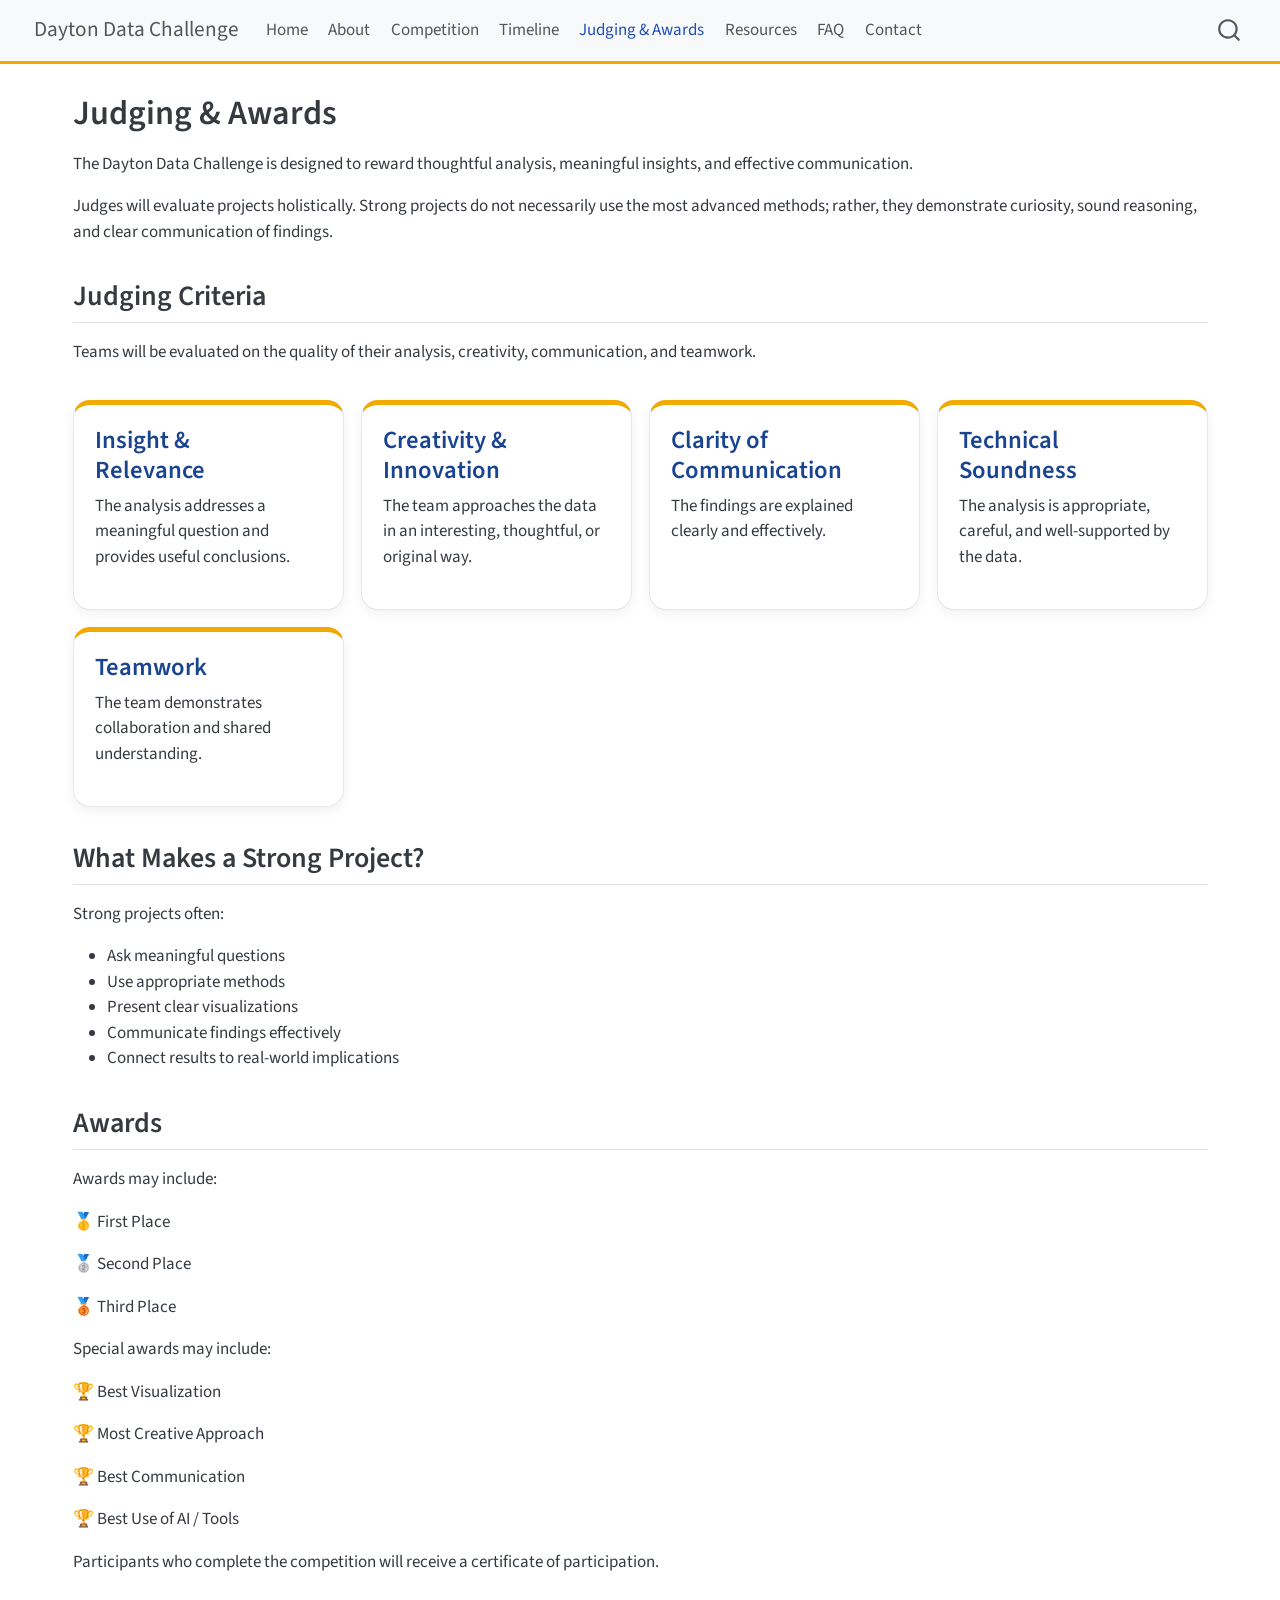
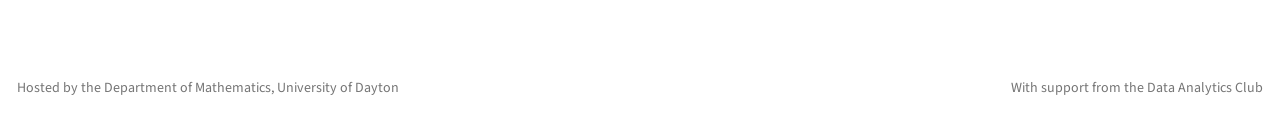
<file: docs/judging-awards.html>
<!DOCTYPE html>
<html xmlns="http://www.w3.org/1999/xhtml" lang="en" xml:lang="en"><head>

<meta charset="utf-8">
<meta name="generator" content="quarto-1.8.25">

<meta name="viewport" content="width=device-width, initial-scale=1.0, user-scalable=yes">


<title>Judging &amp; Awards – Dayton Data Challenge</title>
<style>
code{white-space: pre-wrap;}
span.smallcaps{font-variant: small-caps;}
div.columns{display: flex; gap: min(4vw, 1.5em);}
div.column{flex: auto; overflow-x: auto;}
div.hanging-indent{margin-left: 1.5em; text-indent: -1.5em;}
ul.task-list{list-style: none;}
ul.task-list li input[type="checkbox"] {
  width: 0.8em;
  margin: 0 0.8em 0.2em -1em; /* quarto-specific, see https://github.com/quarto-dev/quarto-cli/issues/4556 */ 
  vertical-align: middle;
}
</style>


<script src="site_libs/quarto-nav/quarto-nav.js"></script>
<script src="site_libs/quarto-nav/headroom.min.js"></script>
<script src="site_libs/clipboard/clipboard.min.js"></script>
<script src="site_libs/quarto-search/autocomplete.umd.js"></script>
<script src="site_libs/quarto-search/fuse.min.js"></script>
<script src="site_libs/quarto-search/quarto-search.js"></script>
<meta name="quarto:offset" content="./">
<script src="site_libs/quarto-html/quarto.js" type="module"></script>
<script src="site_libs/quarto-html/tabsets/tabsets.js" type="module"></script>
<script src="site_libs/quarto-html/axe/axe-check.js" type="module"></script>
<script src="site_libs/quarto-html/popper.min.js"></script>
<script src="site_libs/quarto-html/tippy.umd.min.js"></script>
<script src="site_libs/quarto-html/anchor.min.js"></script>
<link href="site_libs/quarto-html/tippy.css" rel="stylesheet">
<link href="site_libs/quarto-html/quarto-syntax-highlighting-7b89279ff1a6dce999919e0e67d4d9ec.css" rel="stylesheet" id="quarto-text-highlighting-styles">
<script src="site_libs/bootstrap/bootstrap.min.js"></script>
<link href="site_libs/bootstrap/bootstrap-icons.css" rel="stylesheet">
<link href="site_libs/bootstrap/bootstrap-e31584831b205ffbb2d98406f31c2a5b.min.css" rel="stylesheet" append-hash="true" id="quarto-bootstrap" data-mode="light">
<script id="quarto-search-options" type="application/json">{
  "location": "navbar",
  "copy-button": false,
  "collapse-after": 3,
  "panel-placement": "end",
  "type": "overlay",
  "limit": 50,
  "keyboard-shortcut": [
    "f",
    "/",
    "s"
  ],
  "show-item-context": false,
  "language": {
    "search-no-results-text": "No results",
    "search-matching-documents-text": "matching documents",
    "search-copy-link-title": "Copy link to search",
    "search-hide-matches-text": "Hide additional matches",
    "search-more-match-text": "more match in this document",
    "search-more-matches-text": "more matches in this document",
    "search-clear-button-title": "Clear",
    "search-text-placeholder": "",
    "search-detached-cancel-button-title": "Cancel",
    "search-submit-button-title": "Submit",
    "search-label": "Search"
  }
}</script>


<link rel="stylesheet" href="styles.css">
</head>

<body class="nav-fixed quarto-light">

<div id="quarto-search-results"></div>
  <header id="quarto-header" class="headroom fixed-top">
    <nav class="navbar navbar-expand-lg " data-bs-theme="dark">
      <div class="navbar-container container-fluid">
      <div class="navbar-brand-container mx-auto">
    <a href="./index.html" class="navbar-brand navbar-brand-logo">
    </a>
    <a class="navbar-brand" href="./index.html">
    <span class="navbar-title">Dayton Data Challenge</span>
    </a>
  </div>
            <div id="quarto-search" class="" title="Search"></div>
          <button class="navbar-toggler" type="button" data-bs-toggle="collapse" data-bs-target="#navbarCollapse" aria-controls="navbarCollapse" role="menu" aria-expanded="false" aria-label="Toggle navigation" onclick="if (window.quartoToggleHeadroom) { window.quartoToggleHeadroom(); }">
  <span class="navbar-toggler-icon"></span>
</button>
          <div class="collapse navbar-collapse" id="navbarCollapse">
            <ul class="navbar-nav navbar-nav-scroll me-auto">
  <li class="nav-item">
    <a class="nav-link" href="./index.html"> 
<span class="menu-text">Home</span></a>
  </li>  
  <li class="nav-item">
    <a class="nav-link" href="./about.html"> 
<span class="menu-text">About</span></a>
  </li>  
  <li class="nav-item">
    <a class="nav-link" href="./competition.html"> 
<span class="menu-text">Competition</span></a>
  </li>  
  <li class="nav-item">
    <a class="nav-link" href="./timeline.html"> 
<span class="menu-text">Timeline</span></a>
  </li>  
  <li class="nav-item">
    <a class="nav-link active" href="./judging-awards.html" aria-current="page"> 
<span class="menu-text">Judging &amp; Awards</span></a>
  </li>  
  <li class="nav-item">
    <a class="nav-link" href="./resources.html"> 
<span class="menu-text">Resources</span></a>
  </li>  
  <li class="nav-item">
    <a class="nav-link" href="./faq.html"> 
<span class="menu-text">FAQ</span></a>
  </li>  
  <li class="nav-item">
    <a class="nav-link" href="./contact.html"> 
<span class="menu-text">Contact</span></a>
  </li>  
</ul>
          </div> <!-- /navcollapse -->
            <div class="quarto-navbar-tools">
</div>
      </div> <!-- /container-fluid -->
    </nav>
</header>
<!-- content -->
<div id="quarto-content" class="quarto-container page-columns page-rows-contents page-layout-full page-navbar">
<!-- sidebar -->
<!-- margin-sidebar -->
    
<!-- main -->
<main class="content column-page" id="quarto-document-content">

<header id="title-block-header" class="quarto-title-block default">
<div class="quarto-title">
<h1 class="title">Judging &amp; Awards</h1>
</div>



<div class="quarto-title-meta column-page">

    
  
    
  </div>
  


</header>


<p>The Dayton Data Challenge is designed to reward thoughtful analysis, meaningful insights, and effective communication.</p>
<p>Judges will evaluate projects holistically. Strong projects do not necessarily use the most advanced methods; rather, they demonstrate curiosity, sound reasoning, and clear communication of findings.</p>
<section id="judging-criteria" class="level2">
<h2 class="anchored" data-anchor-id="judging-criteria">Judging Criteria</h2>
<p>Teams will be evaluated on the quality of their analysis, creativity, communication, and teamwork.</p>
<div class="card-grid">
<section id="insight-relevance" class="level3 info-card">
<h3 class="anchored" data-anchor-id="insight-relevance">Insight &amp; Relevance</h3>
<p>The analysis addresses a meaningful question and provides useful conclusions.</p>
</section>
<section id="creativity-innovation" class="level3 info-card">
<h3 class="anchored" data-anchor-id="creativity-innovation">Creativity &amp; Innovation</h3>
<p>The team approaches the data in an interesting, thoughtful, or original way.</p>
</section>
<section id="clarity-of-communication" class="level3 info-card">
<h3 class="anchored" data-anchor-id="clarity-of-communication">Clarity of Communication</h3>
<p>The findings are explained clearly and effectively.</p>
</section>
<section id="technical-soundness" class="level3 info-card">
<h3 class="anchored" data-anchor-id="technical-soundness">Technical Soundness</h3>
<p>The analysis is appropriate, careful, and well-supported by the data.</p>
</section>
<section id="teamwork" class="level3 info-card">
<h3 class="anchored" data-anchor-id="teamwork">Teamwork</h3>
<p>The team demonstrates collaboration and shared understanding.</p>
</section>
</div>
</section>
<section id="what-makes-a-strong-project" class="level2">
<h2 class="anchored" data-anchor-id="what-makes-a-strong-project">What Makes a Strong Project?</h2>
<p>Strong projects often:</p>
<ul>
<li>Ask meaningful questions</li>
<li>Use appropriate methods</li>
<li>Present clear visualizations</li>
<li>Communicate findings effectively</li>
<li>Connect results to real-world implications</li>
</ul>
</section>
<section id="awards" class="level2">
<h2 class="anchored" data-anchor-id="awards">Awards</h2>
<p>Awards may include:</p>
<p>🥇 First Place</p>
<p>🥈 Second Place</p>
<p>🥉 Third Place</p>
<p>Special awards may include:</p>
<p>🏆 Best Visualization</p>
<p>🏆 Most Creative Approach</p>
<p>🏆 Best Communication</p>
<p>🏆 Best Use of AI / Tools</p>
<p>Participants who complete the competition will receive a certificate of participation.</p>


</section>

</main> <!-- /main -->
<script id="quarto-html-after-body" type="application/javascript">
  window.document.addEventListener("DOMContentLoaded", function (event) {
    const icon = "";
    const anchorJS = new window.AnchorJS();
    anchorJS.options = {
      placement: 'right',
      icon: icon
    };
    anchorJS.add('.anchored');
    const isCodeAnnotation = (el) => {
      for (const clz of el.classList) {
        if (clz.startsWith('code-annotation-')) {                     
          return true;
        }
      }
      return false;
    }
    const onCopySuccess = function(e) {
      // button target
      const button = e.trigger;
      // don't keep focus
      button.blur();
      // flash "checked"
      button.classList.add('code-copy-button-checked');
      var currentTitle = button.getAttribute("title");
      button.setAttribute("title", "Copied!");
      let tooltip;
      if (window.bootstrap) {
        button.setAttribute("data-bs-toggle", "tooltip");
        button.setAttribute("data-bs-placement", "left");
        button.setAttribute("data-bs-title", "Copied!");
        tooltip = new bootstrap.Tooltip(button, 
          { trigger: "manual", 
            customClass: "code-copy-button-tooltip",
            offset: [0, -8]});
        tooltip.show();    
      }
      setTimeout(function() {
        if (tooltip) {
          tooltip.hide();
          button.removeAttribute("data-bs-title");
          button.removeAttribute("data-bs-toggle");
          button.removeAttribute("data-bs-placement");
        }
        button.setAttribute("title", currentTitle);
        button.classList.remove('code-copy-button-checked');
      }, 1000);
      // clear code selection
      e.clearSelection();
    }
    const getTextToCopy = function(trigger) {
      const outerScaffold = trigger.parentElement.cloneNode(true);
      const codeEl = outerScaffold.querySelector('code');
      for (const childEl of codeEl.children) {
        if (isCodeAnnotation(childEl)) {
          childEl.remove();
        }
      }
      return codeEl.innerText;
    }
    const clipboard = new window.ClipboardJS('.code-copy-button:not([data-in-quarto-modal])', {
      text: getTextToCopy
    });
    clipboard.on('success', onCopySuccess);
    if (window.document.getElementById('quarto-embedded-source-code-modal')) {
      const clipboardModal = new window.ClipboardJS('.code-copy-button[data-in-quarto-modal]', {
        text: getTextToCopy,
        container: window.document.getElementById('quarto-embedded-source-code-modal')
      });
      clipboardModal.on('success', onCopySuccess);
    }
      var localhostRegex = new RegExp(/^(?:http|https):\/\/localhost\:?[0-9]*\//);
      var mailtoRegex = new RegExp(/^mailto:/);
        var filterRegex = new RegExp('/' + window.location.host + '/');
      var isInternal = (href) => {
          return filterRegex.test(href) || localhostRegex.test(href) || mailtoRegex.test(href);
      }
      // Inspect non-navigation links and adorn them if external
     var links = window.document.querySelectorAll('a[href]:not(.nav-link):not(.navbar-brand):not(.toc-action):not(.sidebar-link):not(.sidebar-item-toggle):not(.pagination-link):not(.no-external):not([aria-hidden]):not(.dropdown-item):not(.quarto-navigation-tool):not(.about-link)');
      for (var i=0; i<links.length; i++) {
        const link = links[i];
        if (!isInternal(link.href)) {
          // undo the damage that might have been done by quarto-nav.js in the case of
          // links that we want to consider external
          if (link.dataset.originalHref !== undefined) {
            link.href = link.dataset.originalHref;
          }
        }
      }
    function tippyHover(el, contentFn, onTriggerFn, onUntriggerFn) {
      const config = {
        allowHTML: true,
        maxWidth: 500,
        delay: 100,
        arrow: false,
        appendTo: function(el) {
            return el.parentElement;
        },
        interactive: true,
        interactiveBorder: 10,
        theme: 'quarto',
        placement: 'bottom-start',
      };
      if (contentFn) {
        config.content = contentFn;
      }
      if (onTriggerFn) {
        config.onTrigger = onTriggerFn;
      }
      if (onUntriggerFn) {
        config.onUntrigger = onUntriggerFn;
      }
      window.tippy(el, config); 
    }
    const noterefs = window.document.querySelectorAll('a[role="doc-noteref"]');
    for (var i=0; i<noterefs.length; i++) {
      const ref = noterefs[i];
      tippyHover(ref, function() {
        // use id or data attribute instead here
        let href = ref.getAttribute('data-footnote-href') || ref.getAttribute('href');
        try { href = new URL(href).hash; } catch {}
        const id = href.replace(/^#\/?/, "");
        const note = window.document.getElementById(id);
        if (note) {
          return note.innerHTML;
        } else {
          return "";
        }
      });
    }
    const xrefs = window.document.querySelectorAll('a.quarto-xref');
    const processXRef = (id, note) => {
      // Strip column container classes
      const stripColumnClz = (el) => {
        el.classList.remove("page-full", "page-columns");
        if (el.children) {
          for (const child of el.children) {
            stripColumnClz(child);
          }
        }
      }
      stripColumnClz(note)
      if (id === null || id.startsWith('sec-')) {
        // Special case sections, only their first couple elements
        const container = document.createElement("div");
        if (note.children && note.children.length > 2) {
          container.appendChild(note.children[0].cloneNode(true));
          for (let i = 1; i < note.children.length; i++) {
            const child = note.children[i];
            if (child.tagName === "P" && child.innerText === "") {
              continue;
            } else {
              container.appendChild(child.cloneNode(true));
              break;
            }
          }
          if (window.Quarto?.typesetMath) {
            window.Quarto.typesetMath(container);
          }
          return container.innerHTML
        } else {
          if (window.Quarto?.typesetMath) {
            window.Quarto.typesetMath(note);
          }
          return note.innerHTML;
        }
      } else {
        // Remove any anchor links if they are present
        const anchorLink = note.querySelector('a.anchorjs-link');
        if (anchorLink) {
          anchorLink.remove();
        }
        if (window.Quarto?.typesetMath) {
          window.Quarto.typesetMath(note);
        }
        if (note.classList.contains("callout")) {
          return note.outerHTML;
        } else {
          return note.innerHTML;
        }
      }
    }
    for (var i=0; i<xrefs.length; i++) {
      const xref = xrefs[i];
      tippyHover(xref, undefined, function(instance) {
        instance.disable();
        let url = xref.getAttribute('href');
        let hash = undefined; 
        if (url.startsWith('#')) {
          hash = url;
        } else {
          try { hash = new URL(url).hash; } catch {}
        }
        if (hash) {
          const id = hash.replace(/^#\/?/, "");
          const note = window.document.getElementById(id);
          if (note !== null) {
            try {
              const html = processXRef(id, note.cloneNode(true));
              instance.setContent(html);
            } finally {
              instance.enable();
              instance.show();
            }
          } else {
            // See if we can fetch this
            fetch(url.split('#')[0])
            .then(res => res.text())
            .then(html => {
              const parser = new DOMParser();
              const htmlDoc = parser.parseFromString(html, "text/html");
              const note = htmlDoc.getElementById(id);
              if (note !== null) {
                const html = processXRef(id, note);
                instance.setContent(html);
              } 
            }).finally(() => {
              instance.enable();
              instance.show();
            });
          }
        } else {
          // See if we can fetch a full url (with no hash to target)
          // This is a special case and we should probably do some content thinning / targeting
          fetch(url)
          .then(res => res.text())
          .then(html => {
            const parser = new DOMParser();
            const htmlDoc = parser.parseFromString(html, "text/html");
            const note = htmlDoc.querySelector('main.content');
            if (note !== null) {
              // This should only happen for chapter cross references
              // (since there is no id in the URL)
              // remove the first header
              if (note.children.length > 0 && note.children[0].tagName === "HEADER") {
                note.children[0].remove();
              }
              const html = processXRef(null, note);
              instance.setContent(html);
            } 
          }).finally(() => {
            instance.enable();
            instance.show();
          });
        }
      }, function(instance) {
      });
    }
        let selectedAnnoteEl;
        const selectorForAnnotation = ( cell, annotation) => {
          let cellAttr = 'data-code-cell="' + cell + '"';
          let lineAttr = 'data-code-annotation="' +  annotation + '"';
          const selector = 'span[' + cellAttr + '][' + lineAttr + ']';
          return selector;
        }
        const selectCodeLines = (annoteEl) => {
          const doc = window.document;
          const targetCell = annoteEl.getAttribute("data-target-cell");
          const targetAnnotation = annoteEl.getAttribute("data-target-annotation");
          const annoteSpan = window.document.querySelector(selectorForAnnotation(targetCell, targetAnnotation));
          const lines = annoteSpan.getAttribute("data-code-lines").split(",");
          const lineIds = lines.map((line) => {
            return targetCell + "-" + line;
          })
          let top = null;
          let height = null;
          let parent = null;
          if (lineIds.length > 0) {
              //compute the position of the single el (top and bottom and make a div)
              const el = window.document.getElementById(lineIds[0]);
              top = el.offsetTop;
              height = el.offsetHeight;
              parent = el.parentElement.parentElement;
            if (lineIds.length > 1) {
              const lastEl = window.document.getElementById(lineIds[lineIds.length - 1]);
              const bottom = lastEl.offsetTop + lastEl.offsetHeight;
              height = bottom - top;
            }
            if (top !== null && height !== null && parent !== null) {
              // cook up a div (if necessary) and position it 
              let div = window.document.getElementById("code-annotation-line-highlight");
              if (div === null) {
                div = window.document.createElement("div");
                div.setAttribute("id", "code-annotation-line-highlight");
                div.style.position = 'absolute';
                parent.appendChild(div);
              }
              div.style.top = top - 2 + "px";
              div.style.height = height + 4 + "px";
              div.style.left = 0;
              let gutterDiv = window.document.getElementById("code-annotation-line-highlight-gutter");
              if (gutterDiv === null) {
                gutterDiv = window.document.createElement("div");
                gutterDiv.setAttribute("id", "code-annotation-line-highlight-gutter");
                gutterDiv.style.position = 'absolute';
                const codeCell = window.document.getElementById(targetCell);
                const gutter = codeCell.querySelector('.code-annotation-gutter');
                gutter.appendChild(gutterDiv);
              }
              gutterDiv.style.top = top - 2 + "px";
              gutterDiv.style.height = height + 4 + "px";
            }
            selectedAnnoteEl = annoteEl;
          }
        };
        const unselectCodeLines = () => {
          const elementsIds = ["code-annotation-line-highlight", "code-annotation-line-highlight-gutter"];
          elementsIds.forEach((elId) => {
            const div = window.document.getElementById(elId);
            if (div) {
              div.remove();
            }
          });
          selectedAnnoteEl = undefined;
        };
          // Handle positioning of the toggle
      window.addEventListener(
        "resize",
        throttle(() => {
          elRect = undefined;
          if (selectedAnnoteEl) {
            selectCodeLines(selectedAnnoteEl);
          }
        }, 10)
      );
      function throttle(fn, ms) {
      let throttle = false;
      let timer;
        return (...args) => {
          if(!throttle) { // first call gets through
              fn.apply(this, args);
              throttle = true;
          } else { // all the others get throttled
              if(timer) clearTimeout(timer); // cancel #2
              timer = setTimeout(() => {
                fn.apply(this, args);
                timer = throttle = false;
              }, ms);
          }
        };
      }
        // Attach click handler to the DT
        const annoteDls = window.document.querySelectorAll('dt[data-target-cell]');
        for (const annoteDlNode of annoteDls) {
          annoteDlNode.addEventListener('click', (event) => {
            const clickedEl = event.target;
            if (clickedEl !== selectedAnnoteEl) {
              unselectCodeLines();
              const activeEl = window.document.querySelector('dt[data-target-cell].code-annotation-active');
              if (activeEl) {
                activeEl.classList.remove('code-annotation-active');
              }
              selectCodeLines(clickedEl);
              clickedEl.classList.add('code-annotation-active');
            } else {
              // Unselect the line
              unselectCodeLines();
              clickedEl.classList.remove('code-annotation-active');
            }
          });
        }
    const findCites = (el) => {
      const parentEl = el.parentElement;
      if (parentEl) {
        const cites = parentEl.dataset.cites;
        if (cites) {
          return {
            el,
            cites: cites.split(' ')
          };
        } else {
          return findCites(el.parentElement)
        }
      } else {
        return undefined;
      }
    };
    var bibliorefs = window.document.querySelectorAll('a[role="doc-biblioref"]');
    for (var i=0; i<bibliorefs.length; i++) {
      const ref = bibliorefs[i];
      const citeInfo = findCites(ref);
      if (citeInfo) {
        tippyHover(citeInfo.el, function() {
          var popup = window.document.createElement('div');
          citeInfo.cites.forEach(function(cite) {
            var citeDiv = window.document.createElement('div');
            citeDiv.classList.add('hanging-indent');
            citeDiv.classList.add('csl-entry');
            var biblioDiv = window.document.getElementById('ref-' + cite);
            if (biblioDiv) {
              citeDiv.innerHTML = biblioDiv.innerHTML;
            }
            popup.appendChild(citeDiv);
          });
          return popup.innerHTML;
        });
      }
    }
  });
  </script>
</div> <!-- /content -->
<footer class="footer">
  <div class="nav-footer">
    <div class="nav-footer-left">
<p>Hosted by the Department of Mathematics, University of Dayton</p>
</div>   
    <div class="nav-footer-center">
      &nbsp;
    </div>
    <div class="nav-footer-right">
<p>With support from the Data Analytics Club</p>
</div>
  </div>
</footer>




</body></html>
</file>
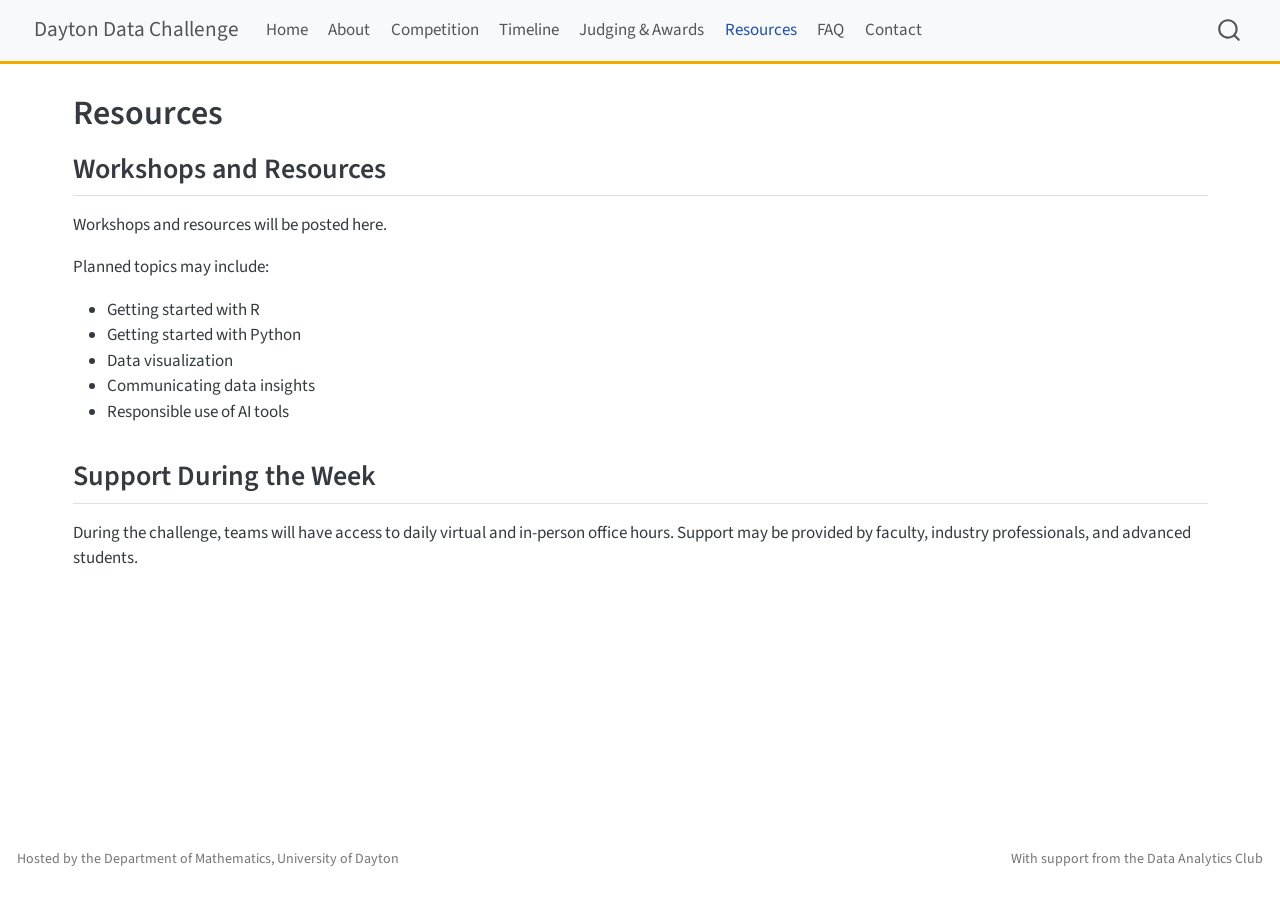
<file: docs/resources.html>
<!DOCTYPE html>
<html xmlns="http://www.w3.org/1999/xhtml" lang="en" xml:lang="en"><head>

<meta charset="utf-8">
<meta name="generator" content="quarto-1.8.25">

<meta name="viewport" content="width=device-width, initial-scale=1.0, user-scalable=yes">


<title>Resources – Dayton Data Challenge</title>
<style>
code{white-space: pre-wrap;}
span.smallcaps{font-variant: small-caps;}
div.columns{display: flex; gap: min(4vw, 1.5em);}
div.column{flex: auto; overflow-x: auto;}
div.hanging-indent{margin-left: 1.5em; text-indent: -1.5em;}
ul.task-list{list-style: none;}
ul.task-list li input[type="checkbox"] {
  width: 0.8em;
  margin: 0 0.8em 0.2em -1em; /* quarto-specific, see https://github.com/quarto-dev/quarto-cli/issues/4556 */ 
  vertical-align: middle;
}
</style>


<script src="site_libs/quarto-nav/quarto-nav.js"></script>
<script src="site_libs/quarto-nav/headroom.min.js"></script>
<script src="site_libs/clipboard/clipboard.min.js"></script>
<script src="site_libs/quarto-search/autocomplete.umd.js"></script>
<script src="site_libs/quarto-search/fuse.min.js"></script>
<script src="site_libs/quarto-search/quarto-search.js"></script>
<meta name="quarto:offset" content="./">
<script src="site_libs/quarto-html/quarto.js" type="module"></script>
<script src="site_libs/quarto-html/tabsets/tabsets.js" type="module"></script>
<script src="site_libs/quarto-html/axe/axe-check.js" type="module"></script>
<script src="site_libs/quarto-html/popper.min.js"></script>
<script src="site_libs/quarto-html/tippy.umd.min.js"></script>
<script src="site_libs/quarto-html/anchor.min.js"></script>
<link href="site_libs/quarto-html/tippy.css" rel="stylesheet">
<link href="site_libs/quarto-html/quarto-syntax-highlighting-7b89279ff1a6dce999919e0e67d4d9ec.css" rel="stylesheet" id="quarto-text-highlighting-styles">
<script src="site_libs/bootstrap/bootstrap.min.js"></script>
<link href="site_libs/bootstrap/bootstrap-icons.css" rel="stylesheet">
<link href="site_libs/bootstrap/bootstrap-e31584831b205ffbb2d98406f31c2a5b.min.css" rel="stylesheet" append-hash="true" id="quarto-bootstrap" data-mode="light">
<script id="quarto-search-options" type="application/json">{
  "location": "navbar",
  "copy-button": false,
  "collapse-after": 3,
  "panel-placement": "end",
  "type": "overlay",
  "limit": 50,
  "keyboard-shortcut": [
    "f",
    "/",
    "s"
  ],
  "show-item-context": false,
  "language": {
    "search-no-results-text": "No results",
    "search-matching-documents-text": "matching documents",
    "search-copy-link-title": "Copy link to search",
    "search-hide-matches-text": "Hide additional matches",
    "search-more-match-text": "more match in this document",
    "search-more-matches-text": "more matches in this document",
    "search-clear-button-title": "Clear",
    "search-text-placeholder": "",
    "search-detached-cancel-button-title": "Cancel",
    "search-submit-button-title": "Submit",
    "search-label": "Search"
  }
}</script>


<link rel="stylesheet" href="styles.css">
</head>

<body class="nav-fixed quarto-light">

<div id="quarto-search-results"></div>
  <header id="quarto-header" class="headroom fixed-top">
    <nav class="navbar navbar-expand-lg " data-bs-theme="dark">
      <div class="navbar-container container-fluid">
      <div class="navbar-brand-container mx-auto">
    <a href="./index.html" class="navbar-brand navbar-brand-logo">
    </a>
    <a class="navbar-brand" href="./index.html">
    <span class="navbar-title">Dayton Data Challenge</span>
    </a>
  </div>
            <div id="quarto-search" class="" title="Search"></div>
          <button class="navbar-toggler" type="button" data-bs-toggle="collapse" data-bs-target="#navbarCollapse" aria-controls="navbarCollapse" role="menu" aria-expanded="false" aria-label="Toggle navigation" onclick="if (window.quartoToggleHeadroom) { window.quartoToggleHeadroom(); }">
  <span class="navbar-toggler-icon"></span>
</button>
          <div class="collapse navbar-collapse" id="navbarCollapse">
            <ul class="navbar-nav navbar-nav-scroll me-auto">
  <li class="nav-item">
    <a class="nav-link" href="./index.html"> 
<span class="menu-text">Home</span></a>
  </li>  
  <li class="nav-item">
    <a class="nav-link" href="./about.html"> 
<span class="menu-text">About</span></a>
  </li>  
  <li class="nav-item">
    <a class="nav-link" href="./competition.html"> 
<span class="menu-text">Competition</span></a>
  </li>  
  <li class="nav-item">
    <a class="nav-link" href="./timeline.html"> 
<span class="menu-text">Timeline</span></a>
  </li>  
  <li class="nav-item">
    <a class="nav-link" href="./judging-awards.html"> 
<span class="menu-text">Judging &amp; Awards</span></a>
  </li>  
  <li class="nav-item">
    <a class="nav-link active" href="./resources.html" aria-current="page"> 
<span class="menu-text">Resources</span></a>
  </li>  
  <li class="nav-item">
    <a class="nav-link" href="./faq.html"> 
<span class="menu-text">FAQ</span></a>
  </li>  
  <li class="nav-item">
    <a class="nav-link" href="./contact.html"> 
<span class="menu-text">Contact</span></a>
  </li>  
</ul>
          </div> <!-- /navcollapse -->
            <div class="quarto-navbar-tools">
</div>
      </div> <!-- /container-fluid -->
    </nav>
</header>
<!-- content -->
<div id="quarto-content" class="quarto-container page-columns page-rows-contents page-layout-full page-navbar">
<!-- sidebar -->
<!-- margin-sidebar -->
    
<!-- main -->
<main class="content column-page" id="quarto-document-content">

<header id="title-block-header" class="quarto-title-block default">
<div class="quarto-title">
<h1 class="title">Resources</h1>
</div>



<div class="quarto-title-meta column-page">

    
  
    
  </div>
  


</header>


<section id="workshops-and-resources" class="level2">
<h2 class="anchored" data-anchor-id="workshops-and-resources">Workshops and Resources</h2>
<p>Workshops and resources will be posted here.</p>
<p>Planned topics may include:</p>
<ul>
<li>Getting started with R</li>
<li>Getting started with Python</li>
<li>Data visualization</li>
<li>Communicating data insights</li>
<li>Responsible use of AI tools</li>
</ul>
</section>
<section id="support-during-the-week" class="level2">
<h2 class="anchored" data-anchor-id="support-during-the-week">Support During the Week</h2>
<p>During the challenge, teams will have access to daily virtual and in-person office hours. Support may be provided by faculty, industry professionals, and advanced students.</p>


</section>

</main> <!-- /main -->
<script id="quarto-html-after-body" type="application/javascript">
  window.document.addEventListener("DOMContentLoaded", function (event) {
    const icon = "";
    const anchorJS = new window.AnchorJS();
    anchorJS.options = {
      placement: 'right',
      icon: icon
    };
    anchorJS.add('.anchored');
    const isCodeAnnotation = (el) => {
      for (const clz of el.classList) {
        if (clz.startsWith('code-annotation-')) {                     
          return true;
        }
      }
      return false;
    }
    const onCopySuccess = function(e) {
      // button target
      const button = e.trigger;
      // don't keep focus
      button.blur();
      // flash "checked"
      button.classList.add('code-copy-button-checked');
      var currentTitle = button.getAttribute("title");
      button.setAttribute("title", "Copied!");
      let tooltip;
      if (window.bootstrap) {
        button.setAttribute("data-bs-toggle", "tooltip");
        button.setAttribute("data-bs-placement", "left");
        button.setAttribute("data-bs-title", "Copied!");
        tooltip = new bootstrap.Tooltip(button, 
          { trigger: "manual", 
            customClass: "code-copy-button-tooltip",
            offset: [0, -8]});
        tooltip.show();    
      }
      setTimeout(function() {
        if (tooltip) {
          tooltip.hide();
          button.removeAttribute("data-bs-title");
          button.removeAttribute("data-bs-toggle");
          button.removeAttribute("data-bs-placement");
        }
        button.setAttribute("title", currentTitle);
        button.classList.remove('code-copy-button-checked');
      }, 1000);
      // clear code selection
      e.clearSelection();
    }
    const getTextToCopy = function(trigger) {
      const outerScaffold = trigger.parentElement.cloneNode(true);
      const codeEl = outerScaffold.querySelector('code');
      for (const childEl of codeEl.children) {
        if (isCodeAnnotation(childEl)) {
          childEl.remove();
        }
      }
      return codeEl.innerText;
    }
    const clipboard = new window.ClipboardJS('.code-copy-button:not([data-in-quarto-modal])', {
      text: getTextToCopy
    });
    clipboard.on('success', onCopySuccess);
    if (window.document.getElementById('quarto-embedded-source-code-modal')) {
      const clipboardModal = new window.ClipboardJS('.code-copy-button[data-in-quarto-modal]', {
        text: getTextToCopy,
        container: window.document.getElementById('quarto-embedded-source-code-modal')
      });
      clipboardModal.on('success', onCopySuccess);
    }
      var localhostRegex = new RegExp(/^(?:http|https):\/\/localhost\:?[0-9]*\//);
      var mailtoRegex = new RegExp(/^mailto:/);
        var filterRegex = new RegExp('/' + window.location.host + '/');
      var isInternal = (href) => {
          return filterRegex.test(href) || localhostRegex.test(href) || mailtoRegex.test(href);
      }
      // Inspect non-navigation links and adorn them if external
     var links = window.document.querySelectorAll('a[href]:not(.nav-link):not(.navbar-brand):not(.toc-action):not(.sidebar-link):not(.sidebar-item-toggle):not(.pagination-link):not(.no-external):not([aria-hidden]):not(.dropdown-item):not(.quarto-navigation-tool):not(.about-link)');
      for (var i=0; i<links.length; i++) {
        const link = links[i];
        if (!isInternal(link.href)) {
          // undo the damage that might have been done by quarto-nav.js in the case of
          // links that we want to consider external
          if (link.dataset.originalHref !== undefined) {
            link.href = link.dataset.originalHref;
          }
        }
      }
    function tippyHover(el, contentFn, onTriggerFn, onUntriggerFn) {
      const config = {
        allowHTML: true,
        maxWidth: 500,
        delay: 100,
        arrow: false,
        appendTo: function(el) {
            return el.parentElement;
        },
        interactive: true,
        interactiveBorder: 10,
        theme: 'quarto',
        placement: 'bottom-start',
      };
      if (contentFn) {
        config.content = contentFn;
      }
      if (onTriggerFn) {
        config.onTrigger = onTriggerFn;
      }
      if (onUntriggerFn) {
        config.onUntrigger = onUntriggerFn;
      }
      window.tippy(el, config); 
    }
    const noterefs = window.document.querySelectorAll('a[role="doc-noteref"]');
    for (var i=0; i<noterefs.length; i++) {
      const ref = noterefs[i];
      tippyHover(ref, function() {
        // use id or data attribute instead here
        let href = ref.getAttribute('data-footnote-href') || ref.getAttribute('href');
        try { href = new URL(href).hash; } catch {}
        const id = href.replace(/^#\/?/, "");
        const note = window.document.getElementById(id);
        if (note) {
          return note.innerHTML;
        } else {
          return "";
        }
      });
    }
    const xrefs = window.document.querySelectorAll('a.quarto-xref');
    const processXRef = (id, note) => {
      // Strip column container classes
      const stripColumnClz = (el) => {
        el.classList.remove("page-full", "page-columns");
        if (el.children) {
          for (const child of el.children) {
            stripColumnClz(child);
          }
        }
      }
      stripColumnClz(note)
      if (id === null || id.startsWith('sec-')) {
        // Special case sections, only their first couple elements
        const container = document.createElement("div");
        if (note.children && note.children.length > 2) {
          container.appendChild(note.children[0].cloneNode(true));
          for (let i = 1; i < note.children.length; i++) {
            const child = note.children[i];
            if (child.tagName === "P" && child.innerText === "") {
              continue;
            } else {
              container.appendChild(child.cloneNode(true));
              break;
            }
          }
          if (window.Quarto?.typesetMath) {
            window.Quarto.typesetMath(container);
          }
          return container.innerHTML
        } else {
          if (window.Quarto?.typesetMath) {
            window.Quarto.typesetMath(note);
          }
          return note.innerHTML;
        }
      } else {
        // Remove any anchor links if they are present
        const anchorLink = note.querySelector('a.anchorjs-link');
        if (anchorLink) {
          anchorLink.remove();
        }
        if (window.Quarto?.typesetMath) {
          window.Quarto.typesetMath(note);
        }
        if (note.classList.contains("callout")) {
          return note.outerHTML;
        } else {
          return note.innerHTML;
        }
      }
    }
    for (var i=0; i<xrefs.length; i++) {
      const xref = xrefs[i];
      tippyHover(xref, undefined, function(instance) {
        instance.disable();
        let url = xref.getAttribute('href');
        let hash = undefined; 
        if (url.startsWith('#')) {
          hash = url;
        } else {
          try { hash = new URL(url).hash; } catch {}
        }
        if (hash) {
          const id = hash.replace(/^#\/?/, "");
          const note = window.document.getElementById(id);
          if (note !== null) {
            try {
              const html = processXRef(id, note.cloneNode(true));
              instance.setContent(html);
            } finally {
              instance.enable();
              instance.show();
            }
          } else {
            // See if we can fetch this
            fetch(url.split('#')[0])
            .then(res => res.text())
            .then(html => {
              const parser = new DOMParser();
              const htmlDoc = parser.parseFromString(html, "text/html");
              const note = htmlDoc.getElementById(id);
              if (note !== null) {
                const html = processXRef(id, note);
                instance.setContent(html);
              } 
            }).finally(() => {
              instance.enable();
              instance.show();
            });
          }
        } else {
          // See if we can fetch a full url (with no hash to target)
          // This is a special case and we should probably do some content thinning / targeting
          fetch(url)
          .then(res => res.text())
          .then(html => {
            const parser = new DOMParser();
            const htmlDoc = parser.parseFromString(html, "text/html");
            const note = htmlDoc.querySelector('main.content');
            if (note !== null) {
              // This should only happen for chapter cross references
              // (since there is no id in the URL)
              // remove the first header
              if (note.children.length > 0 && note.children[0].tagName === "HEADER") {
                note.children[0].remove();
              }
              const html = processXRef(null, note);
              instance.setContent(html);
            } 
          }).finally(() => {
            instance.enable();
            instance.show();
          });
        }
      }, function(instance) {
      });
    }
        let selectedAnnoteEl;
        const selectorForAnnotation = ( cell, annotation) => {
          let cellAttr = 'data-code-cell="' + cell + '"';
          let lineAttr = 'data-code-annotation="' +  annotation + '"';
          const selector = 'span[' + cellAttr + '][' + lineAttr + ']';
          return selector;
        }
        const selectCodeLines = (annoteEl) => {
          const doc = window.document;
          const targetCell = annoteEl.getAttribute("data-target-cell");
          const targetAnnotation = annoteEl.getAttribute("data-target-annotation");
          const annoteSpan = window.document.querySelector(selectorForAnnotation(targetCell, targetAnnotation));
          const lines = annoteSpan.getAttribute("data-code-lines").split(",");
          const lineIds = lines.map((line) => {
            return targetCell + "-" + line;
          })
          let top = null;
          let height = null;
          let parent = null;
          if (lineIds.length > 0) {
              //compute the position of the single el (top and bottom and make a div)
              const el = window.document.getElementById(lineIds[0]);
              top = el.offsetTop;
              height = el.offsetHeight;
              parent = el.parentElement.parentElement;
            if (lineIds.length > 1) {
              const lastEl = window.document.getElementById(lineIds[lineIds.length - 1]);
              const bottom = lastEl.offsetTop + lastEl.offsetHeight;
              height = bottom - top;
            }
            if (top !== null && height !== null && parent !== null) {
              // cook up a div (if necessary) and position it 
              let div = window.document.getElementById("code-annotation-line-highlight");
              if (div === null) {
                div = window.document.createElement("div");
                div.setAttribute("id", "code-annotation-line-highlight");
                div.style.position = 'absolute';
                parent.appendChild(div);
              }
              div.style.top = top - 2 + "px";
              div.style.height = height + 4 + "px";
              div.style.left = 0;
              let gutterDiv = window.document.getElementById("code-annotation-line-highlight-gutter");
              if (gutterDiv === null) {
                gutterDiv = window.document.createElement("div");
                gutterDiv.setAttribute("id", "code-annotation-line-highlight-gutter");
                gutterDiv.style.position = 'absolute';
                const codeCell = window.document.getElementById(targetCell);
                const gutter = codeCell.querySelector('.code-annotation-gutter');
                gutter.appendChild(gutterDiv);
              }
              gutterDiv.style.top = top - 2 + "px";
              gutterDiv.style.height = height + 4 + "px";
            }
            selectedAnnoteEl = annoteEl;
          }
        };
        const unselectCodeLines = () => {
          const elementsIds = ["code-annotation-line-highlight", "code-annotation-line-highlight-gutter"];
          elementsIds.forEach((elId) => {
            const div = window.document.getElementById(elId);
            if (div) {
              div.remove();
            }
          });
          selectedAnnoteEl = undefined;
        };
          // Handle positioning of the toggle
      window.addEventListener(
        "resize",
        throttle(() => {
          elRect = undefined;
          if (selectedAnnoteEl) {
            selectCodeLines(selectedAnnoteEl);
          }
        }, 10)
      );
      function throttle(fn, ms) {
      let throttle = false;
      let timer;
        return (...args) => {
          if(!throttle) { // first call gets through
              fn.apply(this, args);
              throttle = true;
          } else { // all the others get throttled
              if(timer) clearTimeout(timer); // cancel #2
              timer = setTimeout(() => {
                fn.apply(this, args);
                timer = throttle = false;
              }, ms);
          }
        };
      }
        // Attach click handler to the DT
        const annoteDls = window.document.querySelectorAll('dt[data-target-cell]');
        for (const annoteDlNode of annoteDls) {
          annoteDlNode.addEventListener('click', (event) => {
            const clickedEl = event.target;
            if (clickedEl !== selectedAnnoteEl) {
              unselectCodeLines();
              const activeEl = window.document.querySelector('dt[data-target-cell].code-annotation-active');
              if (activeEl) {
                activeEl.classList.remove('code-annotation-active');
              }
              selectCodeLines(clickedEl);
              clickedEl.classList.add('code-annotation-active');
            } else {
              // Unselect the line
              unselectCodeLines();
              clickedEl.classList.remove('code-annotation-active');
            }
          });
        }
    const findCites = (el) => {
      const parentEl = el.parentElement;
      if (parentEl) {
        const cites = parentEl.dataset.cites;
        if (cites) {
          return {
            el,
            cites: cites.split(' ')
          };
        } else {
          return findCites(el.parentElement)
        }
      } else {
        return undefined;
      }
    };
    var bibliorefs = window.document.querySelectorAll('a[role="doc-biblioref"]');
    for (var i=0; i<bibliorefs.length; i++) {
      const ref = bibliorefs[i];
      const citeInfo = findCites(ref);
      if (citeInfo) {
        tippyHover(citeInfo.el, function() {
          var popup = window.document.createElement('div');
          citeInfo.cites.forEach(function(cite) {
            var citeDiv = window.document.createElement('div');
            citeDiv.classList.add('hanging-indent');
            citeDiv.classList.add('csl-entry');
            var biblioDiv = window.document.getElementById('ref-' + cite);
            if (biblioDiv) {
              citeDiv.innerHTML = biblioDiv.innerHTML;
            }
            popup.appendChild(citeDiv);
          });
          return popup.innerHTML;
        });
      }
    }
  });
  </script>
</div> <!-- /content -->
<footer class="footer">
  <div class="nav-footer">
    <div class="nav-footer-left">
<p>Hosted by the Department of Mathematics, University of Dayton</p>
</div>   
    <div class="nav-footer-center">
      &nbsp;
    </div>
    <div class="nav-footer-right">
<p>With support from the Data Analytics Club</p>
</div>
  </div>
</footer>




</body></html>
</file>
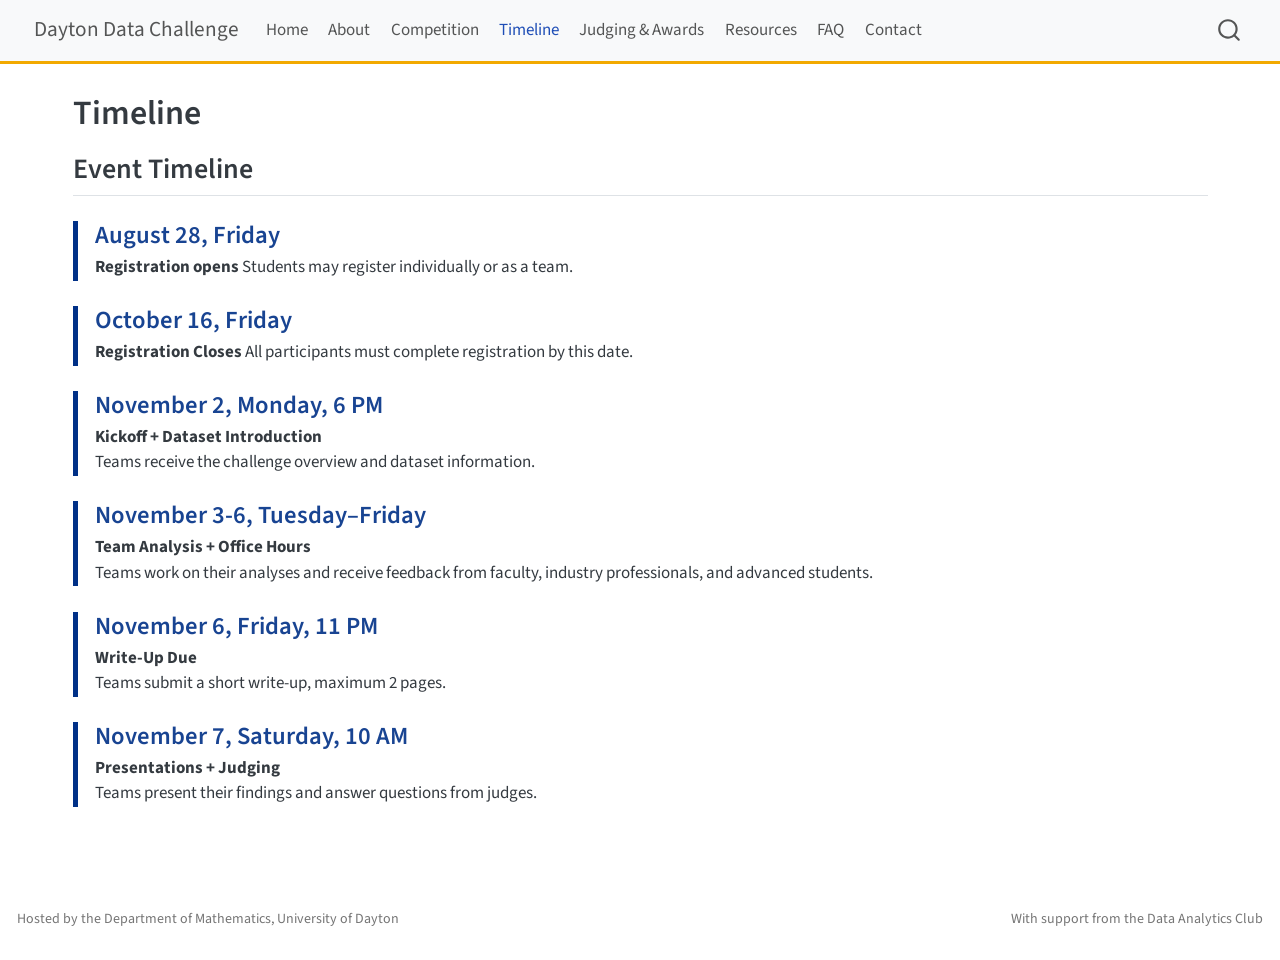
<file: docs/timeline.html>
<!DOCTYPE html>
<html xmlns="http://www.w3.org/1999/xhtml" lang="en" xml:lang="en"><head>

<meta charset="utf-8">
<meta name="generator" content="quarto-1.8.25">

<meta name="viewport" content="width=device-width, initial-scale=1.0, user-scalable=yes">


<title>Timeline – Dayton Data Challenge</title>
<style>
code{white-space: pre-wrap;}
span.smallcaps{font-variant: small-caps;}
div.columns{display: flex; gap: min(4vw, 1.5em);}
div.column{flex: auto; overflow-x: auto;}
div.hanging-indent{margin-left: 1.5em; text-indent: -1.5em;}
ul.task-list{list-style: none;}
ul.task-list li input[type="checkbox"] {
  width: 0.8em;
  margin: 0 0.8em 0.2em -1em; /* quarto-specific, see https://github.com/quarto-dev/quarto-cli/issues/4556 */ 
  vertical-align: middle;
}
</style>


<script src="site_libs/quarto-nav/quarto-nav.js"></script>
<script src="site_libs/quarto-nav/headroom.min.js"></script>
<script src="site_libs/clipboard/clipboard.min.js"></script>
<script src="site_libs/quarto-search/autocomplete.umd.js"></script>
<script src="site_libs/quarto-search/fuse.min.js"></script>
<script src="site_libs/quarto-search/quarto-search.js"></script>
<meta name="quarto:offset" content="./">
<script src="site_libs/quarto-html/quarto.js" type="module"></script>
<script src="site_libs/quarto-html/tabsets/tabsets.js" type="module"></script>
<script src="site_libs/quarto-html/axe/axe-check.js" type="module"></script>
<script src="site_libs/quarto-html/popper.min.js"></script>
<script src="site_libs/quarto-html/tippy.umd.min.js"></script>
<script src="site_libs/quarto-html/anchor.min.js"></script>
<link href="site_libs/quarto-html/tippy.css" rel="stylesheet">
<link href="site_libs/quarto-html/quarto-syntax-highlighting-7b89279ff1a6dce999919e0e67d4d9ec.css" rel="stylesheet" id="quarto-text-highlighting-styles">
<script src="site_libs/bootstrap/bootstrap.min.js"></script>
<link href="site_libs/bootstrap/bootstrap-icons.css" rel="stylesheet">
<link href="site_libs/bootstrap/bootstrap-e31584831b205ffbb2d98406f31c2a5b.min.css" rel="stylesheet" append-hash="true" id="quarto-bootstrap" data-mode="light">
<script id="quarto-search-options" type="application/json">{
  "location": "navbar",
  "copy-button": false,
  "collapse-after": 3,
  "panel-placement": "end",
  "type": "overlay",
  "limit": 50,
  "keyboard-shortcut": [
    "f",
    "/",
    "s"
  ],
  "show-item-context": false,
  "language": {
    "search-no-results-text": "No results",
    "search-matching-documents-text": "matching documents",
    "search-copy-link-title": "Copy link to search",
    "search-hide-matches-text": "Hide additional matches",
    "search-more-match-text": "more match in this document",
    "search-more-matches-text": "more matches in this document",
    "search-clear-button-title": "Clear",
    "search-text-placeholder": "",
    "search-detached-cancel-button-title": "Cancel",
    "search-submit-button-title": "Submit",
    "search-label": "Search"
  }
}</script>


<link rel="stylesheet" href="styles.css">
</head>

<body class="nav-fixed quarto-light">

<div id="quarto-search-results"></div>
  <header id="quarto-header" class="headroom fixed-top">
    <nav class="navbar navbar-expand-lg " data-bs-theme="dark">
      <div class="navbar-container container-fluid">
      <div class="navbar-brand-container mx-auto">
    <a href="./index.html" class="navbar-brand navbar-brand-logo">
    </a>
    <a class="navbar-brand" href="./index.html">
    <span class="navbar-title">Dayton Data Challenge</span>
    </a>
  </div>
            <div id="quarto-search" class="" title="Search"></div>
          <button class="navbar-toggler" type="button" data-bs-toggle="collapse" data-bs-target="#navbarCollapse" aria-controls="navbarCollapse" role="menu" aria-expanded="false" aria-label="Toggle navigation" onclick="if (window.quartoToggleHeadroom) { window.quartoToggleHeadroom(); }">
  <span class="navbar-toggler-icon"></span>
</button>
          <div class="collapse navbar-collapse" id="navbarCollapse">
            <ul class="navbar-nav navbar-nav-scroll me-auto">
  <li class="nav-item">
    <a class="nav-link" href="./index.html"> 
<span class="menu-text">Home</span></a>
  </li>  
  <li class="nav-item">
    <a class="nav-link" href="./about.html"> 
<span class="menu-text">About</span></a>
  </li>  
  <li class="nav-item">
    <a class="nav-link" href="./competition.html"> 
<span class="menu-text">Competition</span></a>
  </li>  
  <li class="nav-item">
    <a class="nav-link active" href="./timeline.html" aria-current="page"> 
<span class="menu-text">Timeline</span></a>
  </li>  
  <li class="nav-item">
    <a class="nav-link" href="./judging-awards.html"> 
<span class="menu-text">Judging &amp; Awards</span></a>
  </li>  
  <li class="nav-item">
    <a class="nav-link" href="./resources.html"> 
<span class="menu-text">Resources</span></a>
  </li>  
  <li class="nav-item">
    <a class="nav-link" href="./faq.html"> 
<span class="menu-text">FAQ</span></a>
  </li>  
  <li class="nav-item">
    <a class="nav-link" href="./contact.html"> 
<span class="menu-text">Contact</span></a>
  </li>  
</ul>
          </div> <!-- /navcollapse -->
            <div class="quarto-navbar-tools">
</div>
      </div> <!-- /container-fluid -->
    </nav>
</header>
<!-- content -->
<div id="quarto-content" class="quarto-container page-columns page-rows-contents page-layout-full page-navbar">
<!-- sidebar -->
<!-- margin-sidebar -->
    
<!-- main -->
<main class="content column-page" id="quarto-document-content">

<header id="title-block-header" class="quarto-title-block default">
<div class="quarto-title">
<h1 class="title">Timeline</h1>
</div>



<div class="quarto-title-meta column-page">

    
  
    
  </div>
  


</header>


<section id="event-timeline" class="level2">
<h2 class="anchored" data-anchor-id="event-timeline">Event Timeline</h2>
<section id="august-28-friday" class="level3 timeline-item">
<h3 class="anchored" data-anchor-id="august-28-friday">August 28, Friday</h3>
<p><strong>Registration opens</strong> Students may register individually or as a team.</p>
</section>
<section id="october-16-friday" class="level3 timeline-item">
<h3 class="anchored" data-anchor-id="october-16-friday">October 16, Friday</h3>
<p><strong>Registration Closes</strong> All participants must complete registration by this date.</p>
</section>
<section id="november-2-monday-6-pm" class="level3 timeline-item">
<h3 class="anchored" data-anchor-id="november-2-monday-6-pm">November 2, Monday, 6 PM</h3>
<p><strong>Kickoff + Dataset Introduction</strong><br>
Teams receive the challenge overview and dataset information.</p>
</section>
<section id="november-3-6-tuesdayfriday" class="level3 timeline-item">
<h3 class="anchored" data-anchor-id="november-3-6-tuesdayfriday">November 3-6, Tuesday–Friday</h3>
<p><strong>Team Analysis + Office Hours</strong><br>
Teams work on their analyses and receive feedback from faculty, industry professionals, and advanced students.</p>
</section>
<section id="november-6-friday-11-pm" class="level3 timeline-item">
<h3 class="anchored" data-anchor-id="november-6-friday-11-pm">November 6, Friday, 11 PM</h3>
<p><strong>Write-Up Due</strong><br>
Teams submit a short write-up, maximum 2 pages.</p>
</section>
<section id="november-7-saturday-10-am" class="level3 timeline-item">
<h3 class="anchored" data-anchor-id="november-7-saturday-10-am">November 7, Saturday, 10 AM</h3>
<p><strong>Presentations + Judging</strong><br>
Teams present their findings and answer questions from judges.</p>
</section>


</section>

</main> <!-- /main -->
<script id="quarto-html-after-body" type="application/javascript">
  window.document.addEventListener("DOMContentLoaded", function (event) {
    const icon = "";
    const anchorJS = new window.AnchorJS();
    anchorJS.options = {
      placement: 'right',
      icon: icon
    };
    anchorJS.add('.anchored');
    const isCodeAnnotation = (el) => {
      for (const clz of el.classList) {
        if (clz.startsWith('code-annotation-')) {                     
          return true;
        }
      }
      return false;
    }
    const onCopySuccess = function(e) {
      // button target
      const button = e.trigger;
      // don't keep focus
      button.blur();
      // flash "checked"
      button.classList.add('code-copy-button-checked');
      var currentTitle = button.getAttribute("title");
      button.setAttribute("title", "Copied!");
      let tooltip;
      if (window.bootstrap) {
        button.setAttribute("data-bs-toggle", "tooltip");
        button.setAttribute("data-bs-placement", "left");
        button.setAttribute("data-bs-title", "Copied!");
        tooltip = new bootstrap.Tooltip(button, 
          { trigger: "manual", 
            customClass: "code-copy-button-tooltip",
            offset: [0, -8]});
        tooltip.show();    
      }
      setTimeout(function() {
        if (tooltip) {
          tooltip.hide();
          button.removeAttribute("data-bs-title");
          button.removeAttribute("data-bs-toggle");
          button.removeAttribute("data-bs-placement");
        }
        button.setAttribute("title", currentTitle);
        button.classList.remove('code-copy-button-checked');
      }, 1000);
      // clear code selection
      e.clearSelection();
    }
    const getTextToCopy = function(trigger) {
      const outerScaffold = trigger.parentElement.cloneNode(true);
      const codeEl = outerScaffold.querySelector('code');
      for (const childEl of codeEl.children) {
        if (isCodeAnnotation(childEl)) {
          childEl.remove();
        }
      }
      return codeEl.innerText;
    }
    const clipboard = new window.ClipboardJS('.code-copy-button:not([data-in-quarto-modal])', {
      text: getTextToCopy
    });
    clipboard.on('success', onCopySuccess);
    if (window.document.getElementById('quarto-embedded-source-code-modal')) {
      const clipboardModal = new window.ClipboardJS('.code-copy-button[data-in-quarto-modal]', {
        text: getTextToCopy,
        container: window.document.getElementById('quarto-embedded-source-code-modal')
      });
      clipboardModal.on('success', onCopySuccess);
    }
      var localhostRegex = new RegExp(/^(?:http|https):\/\/localhost\:?[0-9]*\//);
      var mailtoRegex = new RegExp(/^mailto:/);
        var filterRegex = new RegExp('/' + window.location.host + '/');
      var isInternal = (href) => {
          return filterRegex.test(href) || localhostRegex.test(href) || mailtoRegex.test(href);
      }
      // Inspect non-navigation links and adorn them if external
     var links = window.document.querySelectorAll('a[href]:not(.nav-link):not(.navbar-brand):not(.toc-action):not(.sidebar-link):not(.sidebar-item-toggle):not(.pagination-link):not(.no-external):not([aria-hidden]):not(.dropdown-item):not(.quarto-navigation-tool):not(.about-link)');
      for (var i=0; i<links.length; i++) {
        const link = links[i];
        if (!isInternal(link.href)) {
          // undo the damage that might have been done by quarto-nav.js in the case of
          // links that we want to consider external
          if (link.dataset.originalHref !== undefined) {
            link.href = link.dataset.originalHref;
          }
        }
      }
    function tippyHover(el, contentFn, onTriggerFn, onUntriggerFn) {
      const config = {
        allowHTML: true,
        maxWidth: 500,
        delay: 100,
        arrow: false,
        appendTo: function(el) {
            return el.parentElement;
        },
        interactive: true,
        interactiveBorder: 10,
        theme: 'quarto',
        placement: 'bottom-start',
      };
      if (contentFn) {
        config.content = contentFn;
      }
      if (onTriggerFn) {
        config.onTrigger = onTriggerFn;
      }
      if (onUntriggerFn) {
        config.onUntrigger = onUntriggerFn;
      }
      window.tippy(el, config); 
    }
    const noterefs = window.document.querySelectorAll('a[role="doc-noteref"]');
    for (var i=0; i<noterefs.length; i++) {
      const ref = noterefs[i];
      tippyHover(ref, function() {
        // use id or data attribute instead here
        let href = ref.getAttribute('data-footnote-href') || ref.getAttribute('href');
        try { href = new URL(href).hash; } catch {}
        const id = href.replace(/^#\/?/, "");
        const note = window.document.getElementById(id);
        if (note) {
          return note.innerHTML;
        } else {
          return "";
        }
      });
    }
    const xrefs = window.document.querySelectorAll('a.quarto-xref');
    const processXRef = (id, note) => {
      // Strip column container classes
      const stripColumnClz = (el) => {
        el.classList.remove("page-full", "page-columns");
        if (el.children) {
          for (const child of el.children) {
            stripColumnClz(child);
          }
        }
      }
      stripColumnClz(note)
      if (id === null || id.startsWith('sec-')) {
        // Special case sections, only their first couple elements
        const container = document.createElement("div");
        if (note.children && note.children.length > 2) {
          container.appendChild(note.children[0].cloneNode(true));
          for (let i = 1; i < note.children.length; i++) {
            const child = note.children[i];
            if (child.tagName === "P" && child.innerText === "") {
              continue;
            } else {
              container.appendChild(child.cloneNode(true));
              break;
            }
          }
          if (window.Quarto?.typesetMath) {
            window.Quarto.typesetMath(container);
          }
          return container.innerHTML
        } else {
          if (window.Quarto?.typesetMath) {
            window.Quarto.typesetMath(note);
          }
          return note.innerHTML;
        }
      } else {
        // Remove any anchor links if they are present
        const anchorLink = note.querySelector('a.anchorjs-link');
        if (anchorLink) {
          anchorLink.remove();
        }
        if (window.Quarto?.typesetMath) {
          window.Quarto.typesetMath(note);
        }
        if (note.classList.contains("callout")) {
          return note.outerHTML;
        } else {
          return note.innerHTML;
        }
      }
    }
    for (var i=0; i<xrefs.length; i++) {
      const xref = xrefs[i];
      tippyHover(xref, undefined, function(instance) {
        instance.disable();
        let url = xref.getAttribute('href');
        let hash = undefined; 
        if (url.startsWith('#')) {
          hash = url;
        } else {
          try { hash = new URL(url).hash; } catch {}
        }
        if (hash) {
          const id = hash.replace(/^#\/?/, "");
          const note = window.document.getElementById(id);
          if (note !== null) {
            try {
              const html = processXRef(id, note.cloneNode(true));
              instance.setContent(html);
            } finally {
              instance.enable();
              instance.show();
            }
          } else {
            // See if we can fetch this
            fetch(url.split('#')[0])
            .then(res => res.text())
            .then(html => {
              const parser = new DOMParser();
              const htmlDoc = parser.parseFromString(html, "text/html");
              const note = htmlDoc.getElementById(id);
              if (note !== null) {
                const html = processXRef(id, note);
                instance.setContent(html);
              } 
            }).finally(() => {
              instance.enable();
              instance.show();
            });
          }
        } else {
          // See if we can fetch a full url (with no hash to target)
          // This is a special case and we should probably do some content thinning / targeting
          fetch(url)
          .then(res => res.text())
          .then(html => {
            const parser = new DOMParser();
            const htmlDoc = parser.parseFromString(html, "text/html");
            const note = htmlDoc.querySelector('main.content');
            if (note !== null) {
              // This should only happen for chapter cross references
              // (since there is no id in the URL)
              // remove the first header
              if (note.children.length > 0 && note.children[0].tagName === "HEADER") {
                note.children[0].remove();
              }
              const html = processXRef(null, note);
              instance.setContent(html);
            } 
          }).finally(() => {
            instance.enable();
            instance.show();
          });
        }
      }, function(instance) {
      });
    }
        let selectedAnnoteEl;
        const selectorForAnnotation = ( cell, annotation) => {
          let cellAttr = 'data-code-cell="' + cell + '"';
          let lineAttr = 'data-code-annotation="' +  annotation + '"';
          const selector = 'span[' + cellAttr + '][' + lineAttr + ']';
          return selector;
        }
        const selectCodeLines = (annoteEl) => {
          const doc = window.document;
          const targetCell = annoteEl.getAttribute("data-target-cell");
          const targetAnnotation = annoteEl.getAttribute("data-target-annotation");
          const annoteSpan = window.document.querySelector(selectorForAnnotation(targetCell, targetAnnotation));
          const lines = annoteSpan.getAttribute("data-code-lines").split(",");
          const lineIds = lines.map((line) => {
            return targetCell + "-" + line;
          })
          let top = null;
          let height = null;
          let parent = null;
          if (lineIds.length > 0) {
              //compute the position of the single el (top and bottom and make a div)
              const el = window.document.getElementById(lineIds[0]);
              top = el.offsetTop;
              height = el.offsetHeight;
              parent = el.parentElement.parentElement;
            if (lineIds.length > 1) {
              const lastEl = window.document.getElementById(lineIds[lineIds.length - 1]);
              const bottom = lastEl.offsetTop + lastEl.offsetHeight;
              height = bottom - top;
            }
            if (top !== null && height !== null && parent !== null) {
              // cook up a div (if necessary) and position it 
              let div = window.document.getElementById("code-annotation-line-highlight");
              if (div === null) {
                div = window.document.createElement("div");
                div.setAttribute("id", "code-annotation-line-highlight");
                div.style.position = 'absolute';
                parent.appendChild(div);
              }
              div.style.top = top - 2 + "px";
              div.style.height = height + 4 + "px";
              div.style.left = 0;
              let gutterDiv = window.document.getElementById("code-annotation-line-highlight-gutter");
              if (gutterDiv === null) {
                gutterDiv = window.document.createElement("div");
                gutterDiv.setAttribute("id", "code-annotation-line-highlight-gutter");
                gutterDiv.style.position = 'absolute';
                const codeCell = window.document.getElementById(targetCell);
                const gutter = codeCell.querySelector('.code-annotation-gutter');
                gutter.appendChild(gutterDiv);
              }
              gutterDiv.style.top = top - 2 + "px";
              gutterDiv.style.height = height + 4 + "px";
            }
            selectedAnnoteEl = annoteEl;
          }
        };
        const unselectCodeLines = () => {
          const elementsIds = ["code-annotation-line-highlight", "code-annotation-line-highlight-gutter"];
          elementsIds.forEach((elId) => {
            const div = window.document.getElementById(elId);
            if (div) {
              div.remove();
            }
          });
          selectedAnnoteEl = undefined;
        };
          // Handle positioning of the toggle
      window.addEventListener(
        "resize",
        throttle(() => {
          elRect = undefined;
          if (selectedAnnoteEl) {
            selectCodeLines(selectedAnnoteEl);
          }
        }, 10)
      );
      function throttle(fn, ms) {
      let throttle = false;
      let timer;
        return (...args) => {
          if(!throttle) { // first call gets through
              fn.apply(this, args);
              throttle = true;
          } else { // all the others get throttled
              if(timer) clearTimeout(timer); // cancel #2
              timer = setTimeout(() => {
                fn.apply(this, args);
                timer = throttle = false;
              }, ms);
          }
        };
      }
        // Attach click handler to the DT
        const annoteDls = window.document.querySelectorAll('dt[data-target-cell]');
        for (const annoteDlNode of annoteDls) {
          annoteDlNode.addEventListener('click', (event) => {
            const clickedEl = event.target;
            if (clickedEl !== selectedAnnoteEl) {
              unselectCodeLines();
              const activeEl = window.document.querySelector('dt[data-target-cell].code-annotation-active');
              if (activeEl) {
                activeEl.classList.remove('code-annotation-active');
              }
              selectCodeLines(clickedEl);
              clickedEl.classList.add('code-annotation-active');
            } else {
              // Unselect the line
              unselectCodeLines();
              clickedEl.classList.remove('code-annotation-active');
            }
          });
        }
    const findCites = (el) => {
      const parentEl = el.parentElement;
      if (parentEl) {
        const cites = parentEl.dataset.cites;
        if (cites) {
          return {
            el,
            cites: cites.split(' ')
          };
        } else {
          return findCites(el.parentElement)
        }
      } else {
        return undefined;
      }
    };
    var bibliorefs = window.document.querySelectorAll('a[role="doc-biblioref"]');
    for (var i=0; i<bibliorefs.length; i++) {
      const ref = bibliorefs[i];
      const citeInfo = findCites(ref);
      if (citeInfo) {
        tippyHover(citeInfo.el, function() {
          var popup = window.document.createElement('div');
          citeInfo.cites.forEach(function(cite) {
            var citeDiv = window.document.createElement('div');
            citeDiv.classList.add('hanging-indent');
            citeDiv.classList.add('csl-entry');
            var biblioDiv = window.document.getElementById('ref-' + cite);
            if (biblioDiv) {
              citeDiv.innerHTML = biblioDiv.innerHTML;
            }
            popup.appendChild(citeDiv);
          });
          return popup.innerHTML;
        });
      }
    }
  });
  </script>
</div> <!-- /content -->
<footer class="footer">
  <div class="nav-footer">
    <div class="nav-footer-left">
<p>Hosted by the Department of Mathematics, University of Dayton</p>
</div>   
    <div class="nav-footer-center">
      &nbsp;
    </div>
    <div class="nav-footer-right">
<p>With support from the Data Analytics Club</p>
</div>
  </div>
</footer>




</body></html>
</file>
<file: docs/site_libs/quarto-html/tippy.css>
.tippy-box[data-animation=fade][data-state=hidden]{opacity:0}[data-tippy-root]{max-width:calc(100vw - 10px)}.tippy-box{position:relative;background-color:#333;color:#fff;border-radius:4px;font-size:14px;line-height:1.4;white-space:normal;outline:0;transition-property:transform,visibility,opacity}.tippy-box[data-placement^=top]>.tippy-arrow{bottom:0}.tippy-box[data-placement^=top]>.tippy-arrow:before{bottom:-7px;left:0;border-width:8px 8px 0;border-top-color:initial;transform-origin:center top}.tippy-box[data-placement^=bottom]>.tippy-arrow{top:0}.tippy-box[data-placement^=bottom]>.tippy-arrow:before{top:-7px;left:0;border-width:0 8px 8px;border-bottom-color:initial;transform-origin:center bottom}.tippy-box[data-placement^=left]>.tippy-arrow{right:0}.tippy-box[data-placement^=left]>.tippy-arrow:before{border-width:8px 0 8px 8px;border-left-color:initial;right:-7px;transform-origin:center left}.tippy-box[data-placement^=right]>.tippy-arrow{left:0}.tippy-box[data-placement^=right]>.tippy-arrow:before{left:-7px;border-width:8px 8px 8px 0;border-right-color:initial;transform-origin:center right}.tippy-box[data-inertia][data-state=visible]{transition-timing-function:cubic-bezier(.54,1.5,.38,1.11)}.tippy-arrow{width:16px;height:16px;color:#333}.tippy-arrow:before{content:"";position:absolute;border-color:transparent;border-style:solid}.tippy-content{position:relative;padding:5px 9px;z-index:1}
</file>
<file: docs/site_libs/quarto-html/quarto-syntax-highlighting-7b89279ff1a6dce999919e0e67d4d9ec.css>
/* quarto syntax highlight colors */
:root {
  --quarto-hl-ot-color: #003B4F;
  --quarto-hl-at-color: #657422;
  --quarto-hl-ss-color: #20794D;
  --quarto-hl-an-color: #5E5E5E;
  --quarto-hl-fu-color: #4758AB;
  --quarto-hl-st-color: #20794D;
  --quarto-hl-cf-color: #003B4F;
  --quarto-hl-op-color: #5E5E5E;
  --quarto-hl-er-color: #AD0000;
  --quarto-hl-bn-color: #AD0000;
  --quarto-hl-al-color: #AD0000;
  --quarto-hl-va-color: #111111;
  --quarto-hl-bu-color: inherit;
  --quarto-hl-ex-color: inherit;
  --quarto-hl-pp-color: #AD0000;
  --quarto-hl-in-color: #5E5E5E;
  --quarto-hl-vs-color: #20794D;
  --quarto-hl-wa-color: #5E5E5E;
  --quarto-hl-do-color: #5E5E5E;
  --quarto-hl-im-color: #00769E;
  --quarto-hl-ch-color: #20794D;
  --quarto-hl-dt-color: #AD0000;
  --quarto-hl-fl-color: #AD0000;
  --quarto-hl-co-color: #5E5E5E;
  --quarto-hl-cv-color: #5E5E5E;
  --quarto-hl-cn-color: #8f5902;
  --quarto-hl-sc-color: #5E5E5E;
  --quarto-hl-dv-color: #AD0000;
  --quarto-hl-kw-color: #003B4F;
}

/* other quarto variables */
:root {
  --quarto-font-monospace: SFMono-Regular, Menlo, Monaco, Consolas, "Liberation Mono", "Courier New", monospace;
}

/* syntax highlight based on Pandoc's rules */
pre > code.sourceCode > span {
  color: #003B4F;
}

code.sourceCode > span {
  color: #003B4F;
}

div.sourceCode,
div.sourceCode pre.sourceCode {
  color: #003B4F;
}

/* Normal */
code span {
  color: #003B4F;
}

/* Alert */
code span.al {
  color: #AD0000;
  font-style: inherit;
}

/* Annotation */
code span.an {
  color: #5E5E5E;
  font-style: inherit;
}

/* Attribute */
code span.at {
  color: #657422;
  font-style: inherit;
}

/* BaseN */
code span.bn {
  color: #AD0000;
  font-style: inherit;
}

/* BuiltIn */
code span.bu {
  font-style: inherit;
}

/* ControlFlow */
code span.cf {
  color: #003B4F;
  font-weight: bold;
  font-style: inherit;
}

/* Char */
code span.ch {
  color: #20794D;
  font-style: inherit;
}

/* Constant */
code span.cn {
  color: #8f5902;
  font-style: inherit;
}

/* Comment */
code span.co {
  color: #5E5E5E;
  font-style: inherit;
}

/* CommentVar */
code span.cv {
  color: #5E5E5E;
  font-style: italic;
}

/* Documentation */
code span.do {
  color: #5E5E5E;
  font-style: italic;
}

/* DataType */
code span.dt {
  color: #AD0000;
  font-style: inherit;
}

/* DecVal */
code span.dv {
  color: #AD0000;
  font-style: inherit;
}

/* Error */
code span.er {
  color: #AD0000;
  font-style: inherit;
}

/* Extension */
code span.ex {
  font-style: inherit;
}

/* Float */
code span.fl {
  color: #AD0000;
  font-style: inherit;
}

/* Function */
code span.fu {
  color: #4758AB;
  font-style: inherit;
}

/* Import */
code span.im {
  color: #00769E;
  font-style: inherit;
}

/* Information */
code span.in {
  color: #5E5E5E;
  font-style: inherit;
}

/* Keyword */
code span.kw {
  color: #003B4F;
  font-weight: bold;
  font-style: inherit;
}

/* Operator */
code span.op {
  color: #5E5E5E;
  font-style: inherit;
}

/* Other */
code span.ot {
  color: #003B4F;
  font-style: inherit;
}

/* Preprocessor */
code span.pp {
  color: #AD0000;
  font-style: inherit;
}

/* SpecialChar */
code span.sc {
  color: #5E5E5E;
  font-style: inherit;
}

/* SpecialString */
code span.ss {
  color: #20794D;
  font-style: inherit;
}

/* String */
code span.st {
  color: #20794D;
  font-style: inherit;
}

/* Variable */
code span.va {
  color: #111111;
  font-style: inherit;
}

/* VerbatimString */
code span.vs {
  color: #20794D;
  font-style: inherit;
}

/* Warning */
code span.wa {
  color: #5E5E5E;
  font-style: italic;
}

.prevent-inlining {
  content: "</";
}

/*# sourceMappingURL=3944bc705cfaf4c80e56f77c5205168a.css.map */
</file>
<file: docs/styles.css>
:root {
  --ddc-blue: #003087;
  --ddc-red: #ce1141;
  --ddc-gold: #f2a900;
  --ddc-light: #f7f9fc;
  --ddc-dark: #1f2933;
}

.navbar {
  border-bottom: 3px solid var(--ddc-gold);
}

.hero {
  background: linear-gradient(135deg, var(--ddc-blue), #1c5db8);
  color: white;
  padding-top: 0.5rem;
  padding-bottom: 0.75rem;
  padding-left: 3rem;
  padding-right: 3rem;
  border-radius: 6px;
}

.hero h1 {
  font-size: 3rem;
  margin-bottom: 0.3rem;
}

.hero .subtitle {
  margin-bottom: 1rem;
}

.hero p {
  max-width: 760px;
  font-size: 1.1rem;
}

.btn-ddc {
  display: inline-block;
  padding: 0.75rem 1.25rem;
  margin: 0.5rem 0.5rem 0.5rem 0;
  border-radius: 999px;
  font-weight: 700;
  text-decoration: none;
}

.btn-primary-ddc {
  background: var(--ddc-gold);
  color: var(--ddc-dark);
}

.btn-secondary-ddc {
  background: white;
  color: var(--ddc-blue);
}

.card-grid {
  display: grid;
  grid-template-columns: repeat(auto-fit, minmax(240px, 1fr));
  gap: 1rem;
  margin: 2rem 0;
}

.info-card {
  background: white;
  border: 1px solid #e4e7eb;
  border-top: 5px solid var(--ddc-gold);
  border-radius: 1rem;
  padding: 1.25rem;
  box-shadow: 0 4px 12px rgba(0,0,0,0.06);
}

.info-card h3 {
  color: var(--ddc-blue);
  margin-top: 0;
}

.callout-ddc {
  background: var(--ddc-light);
  border-left: 6px solid var(--ddc-gold);
  padding: 1rem;
  border-radius: 0.75rem;
  margin: 1.5rem 0;
}

.timeline-item {
  border-left: 5px solid var(--ddc-blue);
  padding-left: 1rem;
  margin: 0.75rem 0;
}

.timeline-item h3 {
  margin-bottom: 0.25rem;
  color: var(--ddc-blue);
}

.badge-ddc {
  display: inline-block;
  background: var(--ddc-light);
  border: 1px solid #d9e2ec;
  border-radius: 999px;
  padding: 0.35rem 0.75rem;
  margin: 0.25rem;
  font-weight: 600;
}

.homepage-highlight {
  background-color: #f8f9fa;
  border-left: 6px solid var(--ddc-gold);
  padding: 1.25rem 1.5rem;
  margin: 1.5rem 0;
  border-radius: 6px;
}

.homepage-highlight strong {
  display: block;
  font-size: 1.1rem;
  letter-spacing: 0.05em;
  color: var(--ddc-blue);
  margin-bottom: 0.25rem;
}

.story-motto {
  background-color: #f8f9fa;
  border-left: 6px solid var(--ddc-gold);
  padding: 0.75rem 1rem;
  margin: 0.25rem 0;
  border-radius: 6px;
  font-size: 1.5rem;
  font-weight: 700;
  color: var(--ddc-blue);
  line-height: 1.5;
}

.facts-grid {
  display: grid;
  grid-template-columns: repeat(auto-fit, minmax(220px, 1fr));
  gap: 1rem;
  margin: 2rem 0;
}

.fact-card {
  background: #f8f9fa;
  border-top: 4px solid var(--ddc-gold);
  padding: 1rem;
  border-radius: 6px;
  text-align: center;
}

.fact-card h3 {
  color: var(--ddc-blue);
  margin-top: 0;
  margin-bottom: 0.5rem;
}
</file>
